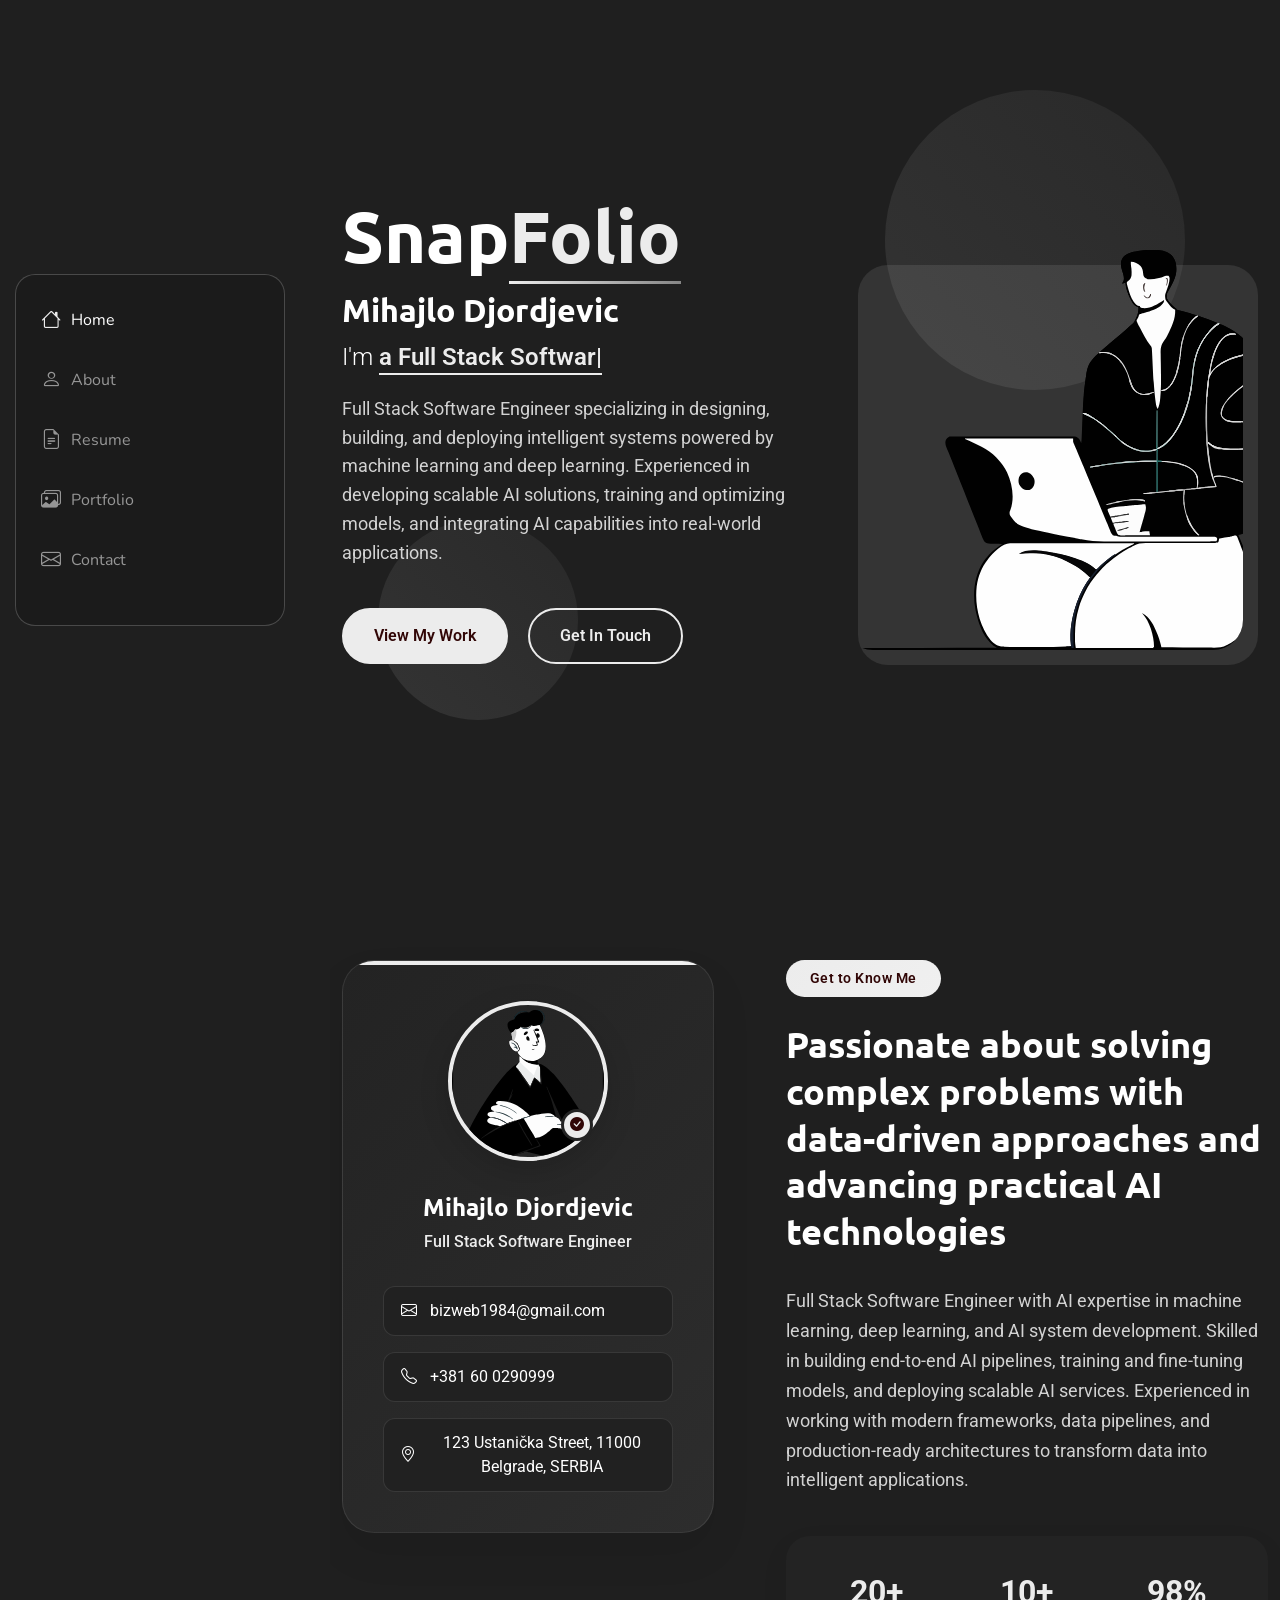
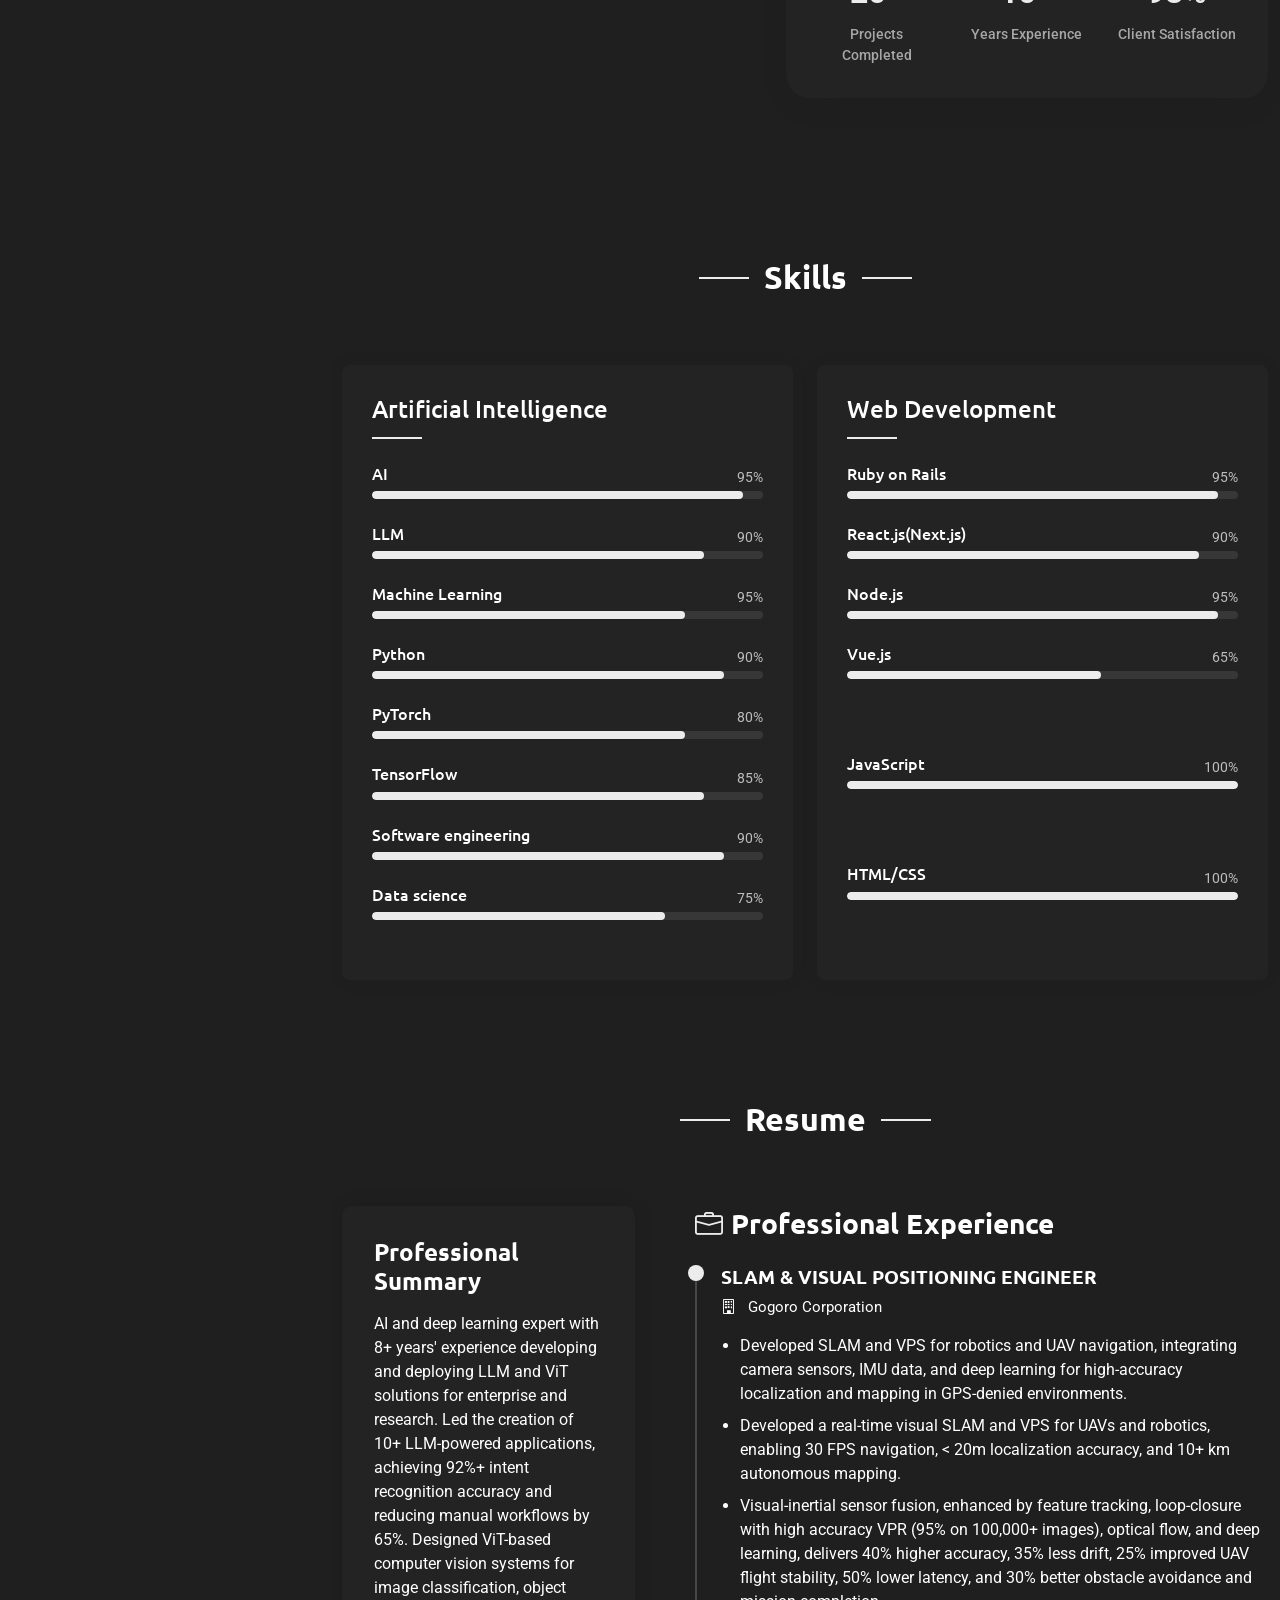
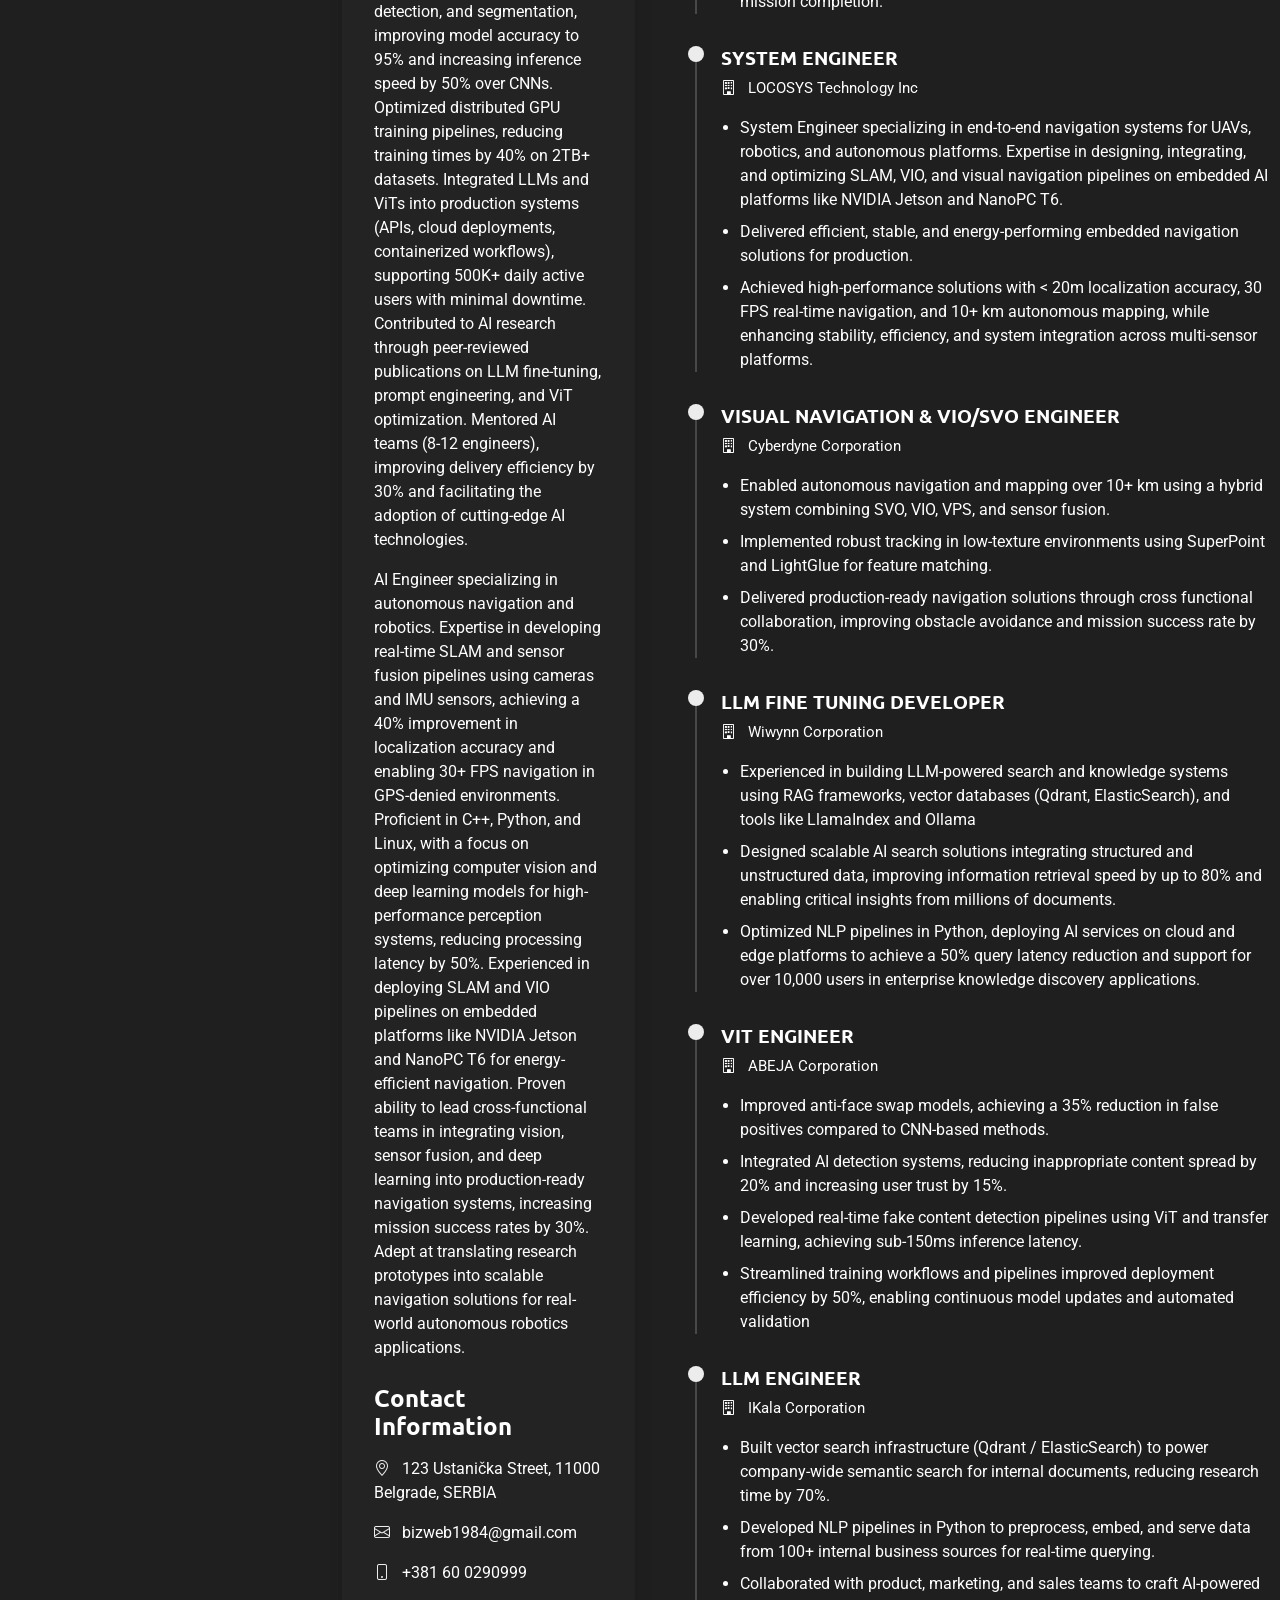
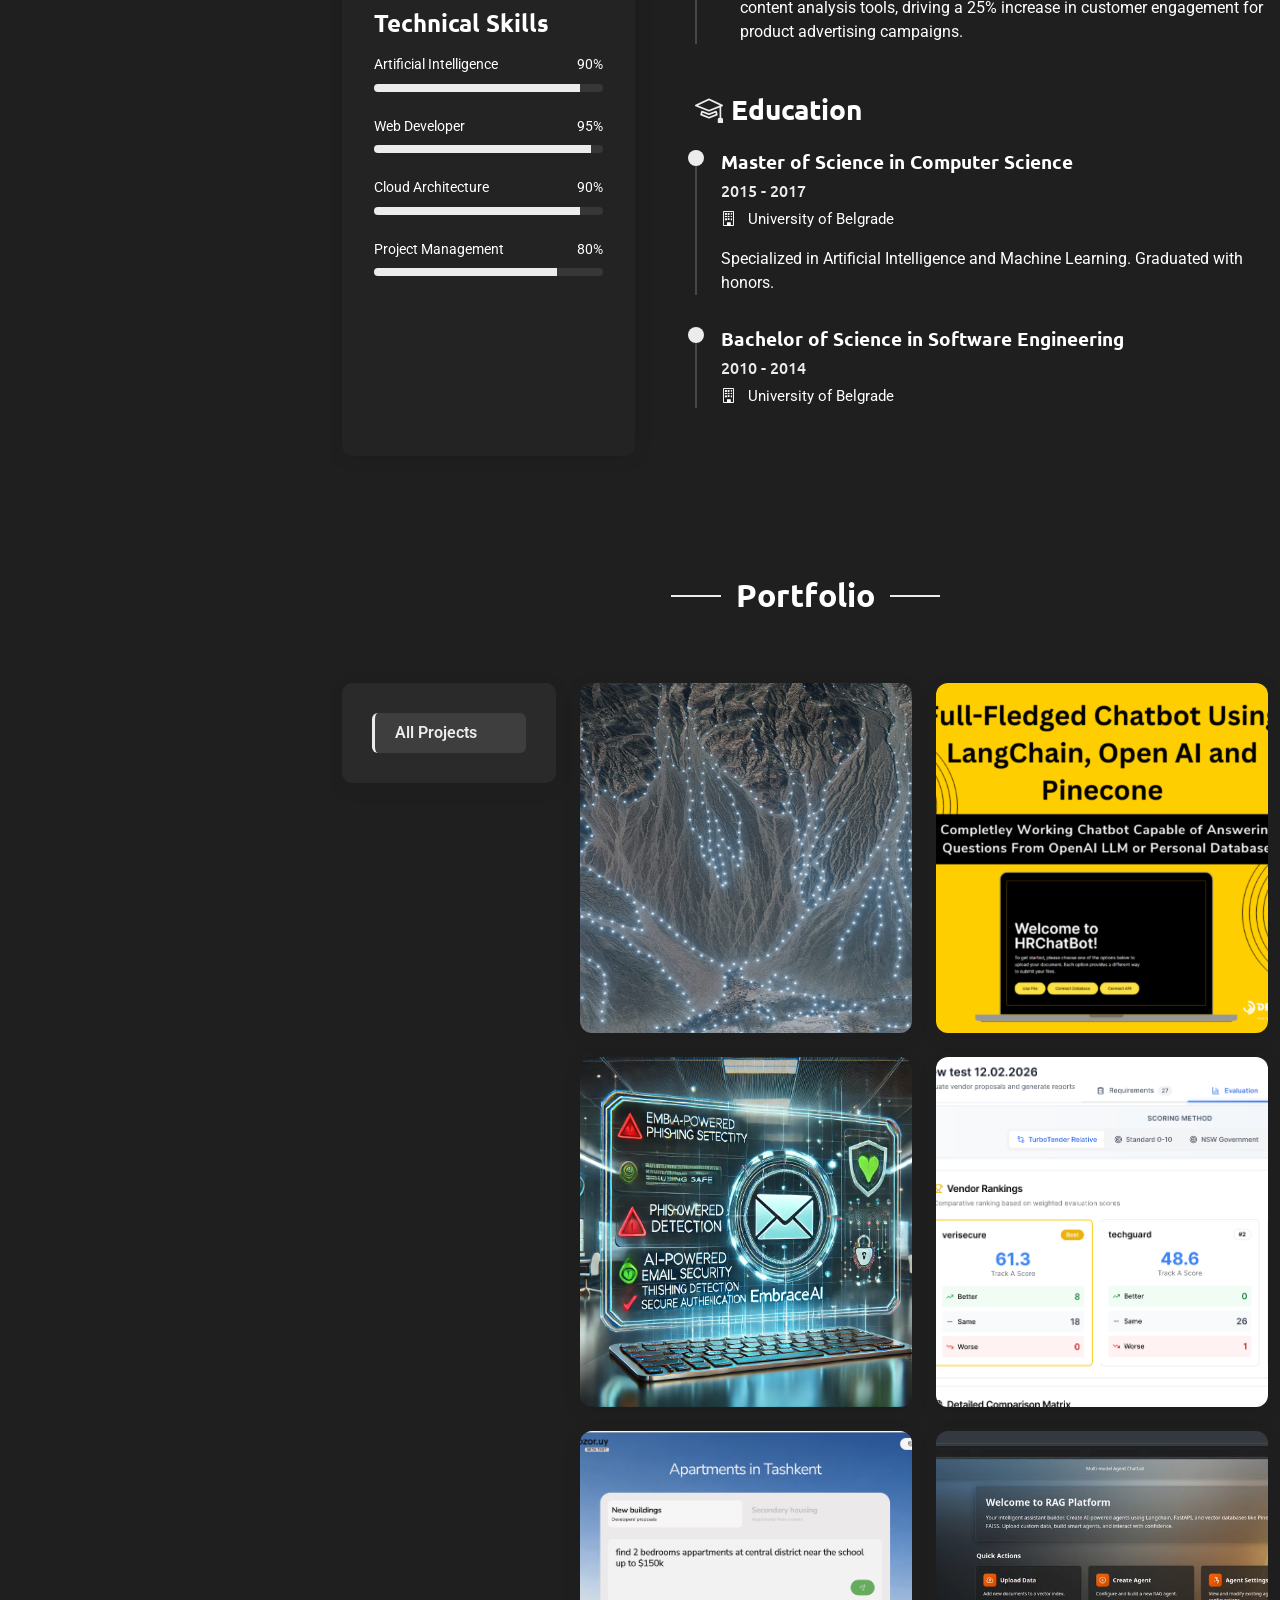
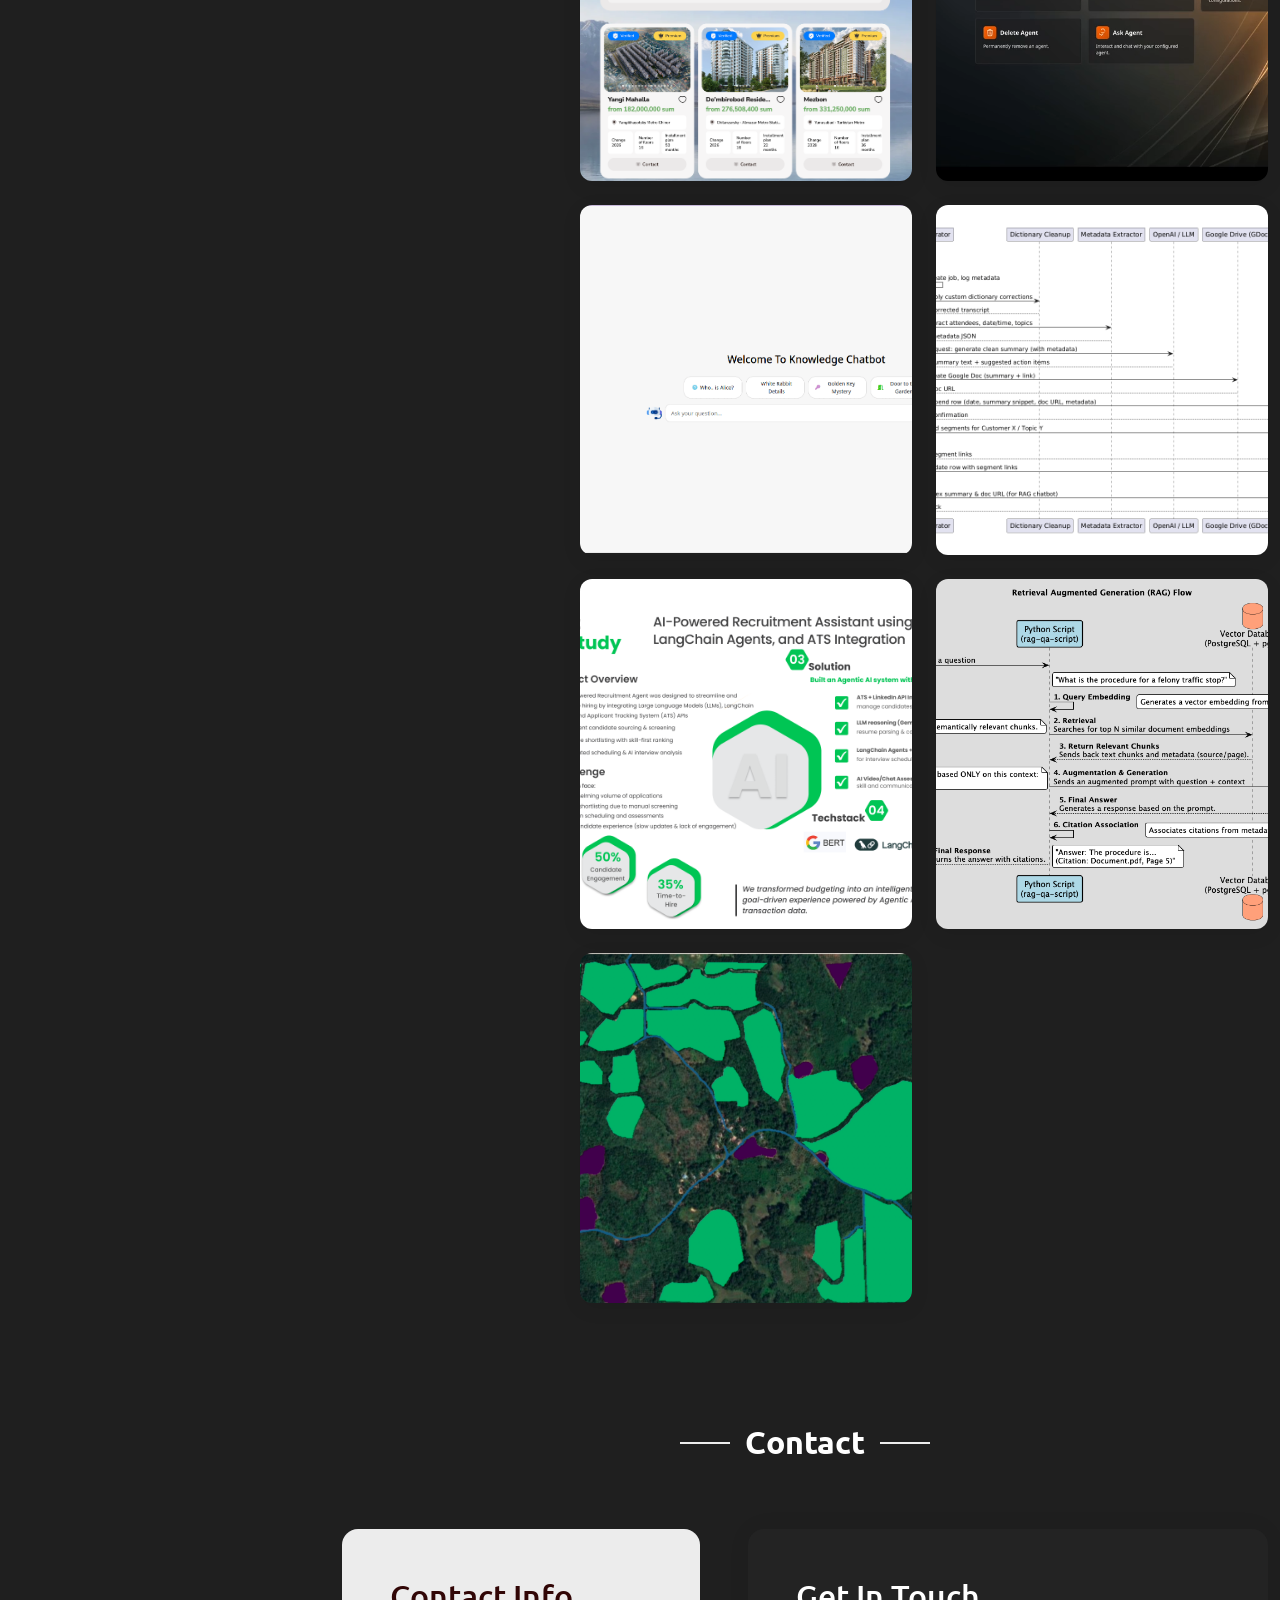
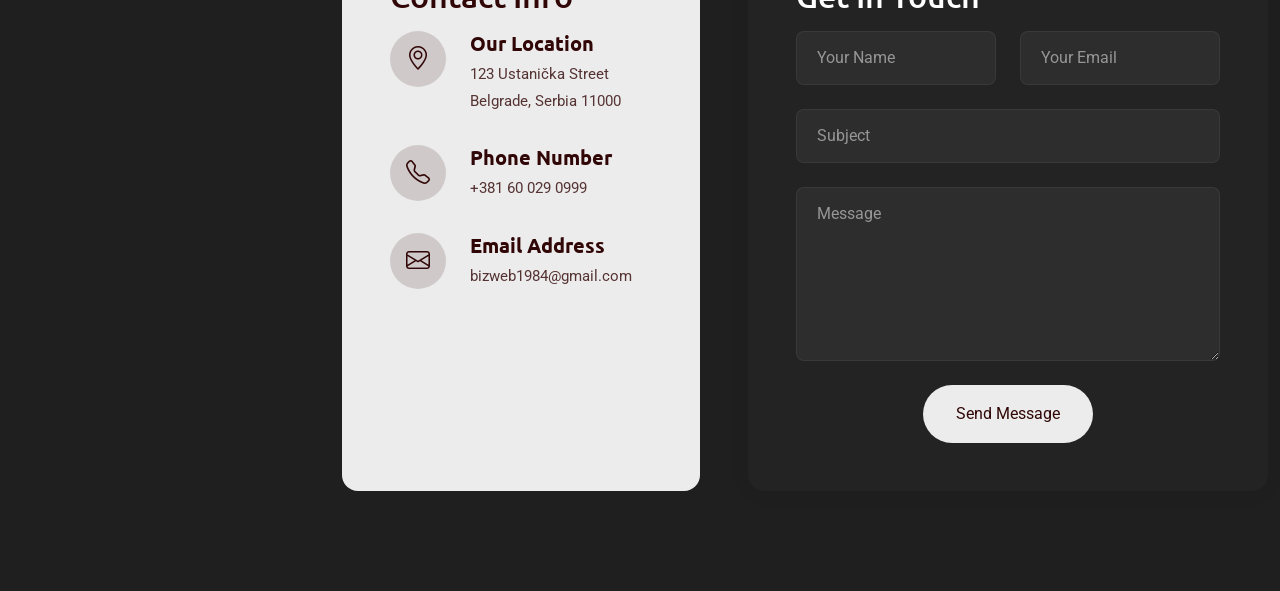
<file: index.html>
<!DOCTYPE html>
<html lang="en">

<head>
  <meta charset="utf-8">
  <meta content="width=device-width, initial-scale=1.0" name="viewport">
  <title>Index - Artificial Intelligence</title>
  <meta name="description" content="">
  <meta name="keywords" content="">

  <!-- Favicons -->
  <link href="assets/img/favicon.png" rel="icon">
  <link href="assets/img/apple-touch-icon.png" rel="apple-touch-icon">

  <!-- Fonts -->
  <link href="https://fonts.googleapis.com" rel="preconnect">
  <link href="https://fonts.gstatic.com" rel="preconnect" crossorigin>
  <link href="https://fonts.googleapis.com/css2?family=Roboto:ital,wght@0,100;0,300;0,400;0,500;0,700;0,900;1,100;1,300;1,400;1,500;1,700;1,900&family=Ubuntu:ital,wght@0,300;0,400;0,500;0,700;1,300;1,400;1,500;1,700&family=Nunito:ital,wght@0,200;0,300;0,400;0,500;0,600;0,700;0,800;0,900;1,200;1,300;1,400;1,500;1,600;1,700;1,800;1,900&display=swap" rel="stylesheet">

  <!-- Vendor CSS Files -->
  <link href="assets/vendor/bootstrap/css/bootstrap.min.css" rel="stylesheet">
  <link href="assets/vendor/bootstrap-icons/bootstrap-icons.css" rel="stylesheet">
  <link href="assets/vendor/aos/aos.css" rel="stylesheet">
  <link href="assets/vendor/glightbox/css/glightbox.min.css" rel="stylesheet">
  <link href="assets/vendor/swiper/swiper-bundle.min.css" rel="stylesheet">

  <!-- Main CSS File -->
  <link href="assets/css/main.css" rel="stylesheet">

  <!-- =======================================================
  * Template Name: SnapFolio
  * Template URL: https://bootstrapmade.com/snapfolio-bootstrap-portfolio-template/
  * Updated: Jul 21 2025 with Bootstrap v5.3.7
  * Author: BootstrapMade.com
  * License: https://bootstrapmade.com/license/
  ======================================================== -->
</head>

<body class="index-page">

  <header id="header" class="header dark-background d-flex flex-column justify-content-center">
    <i class="header-toggle d-xl-none bi bi-list"></i>

    <div class="header-container d-flex flex-column align-items-start">
      <nav id="navmenu" class="navmenu">
        <ul>
          <li><a href="#hero" class="active"><i class="bi bi-house navicon"></i>Home</a></li>
          <li><a href="#about"><i class="bi bi-person navicon"></i> About</a></li>
          <li><a href="#resume"><i class="bi bi-file-earmark-text navicon"></i> Resume</a></li>
          <li><a href="#portfolio"><i class="bi bi-images navicon"></i> Portfolio</a></li>
          <!-- <li><a href="#services"><i class="bi bi-hdd-stack navicon"></i> Services</a></li> -->
          <li class="dropdown" style="display: none;"><a href="#"><i class="bi bi-menu-button navicon"></i> <span>Dropdown</span> <i class="bi bi-chevron-down toggle-dropdown"></i></a>
            <ul>
              <li><a href="#">Dropdown 1</a></li>
              <li class="dropdown"><a href="#"><span>Deep Dropdown</span> <i class="bi bi-chevron-down toggle-dropdown"></i></a>
                <ul>
                  <li><a href="#">Deep Dropdown 1</a></li>
                  <li><a href="#">Deep Dropdown 2</a></li>
                  <li><a href="#">Deep Dropdown 3</a></li>
                  <li><a href="#">Deep Dropdown 4</a></li>
                  <li><a href="#">Deep Dropdown 5</a></li>
                </ul>
              </li>
              <li><a href="#">Dropdown 2</a></li>
              <li><a href="#">Dropdown 3</a></li>
              <li><a href="#">Dropdown 4</a></li>
            </ul>
          </li>
          <li><a href="#contact"><i class="bi bi-envelope navicon"></i> Contact</a></li>
        </ul>
      </nav>

      <div class="social-links text-center" style="display: none;">
        <a href="#" class="twitter"><i class="bi bi-twitter-x"></i></a>
        <a href="#" class="facebook"><i class="bi bi-facebook"></i></a>
        <a href="#" class="instagram"><i class="bi bi-instagram"></i></a>
        <a href="#" class="google-plus"><i class="bi bi-skype"></i></a>
        <a href="#" class="linkedin"><i class="bi bi-linkedin"></i></a>
      </div>

    </div>

  </header>

  <main class="main">

    <!-- Hero Section -->
    <section id="hero" class="hero section">

      <div class="background-elements">
        <div class="bg-circle circle-1"></div>
        <div class="bg-circle circle-2"></div>
      </div>

      <div class="hero-content">

        <div class="container">
          <div class="row align-items-center">

            <div class="col-lg-6" data-aos="fade-right" data-aos-delay="100">
              <div class="hero-text">
                <h1>Snap<span class="accent-text">Folio</span></h1>
                <h2>Mihajlo Djordjevic</h2>
                <p class="lead">I'm <span class="typed" data-typed-items="a Full Stack Software Engineer"></span></p>
                <p class="description">Full Stack Software Engineer specializing in designing, building, and deploying intelligent systems powered by machine learning and deep learning. Experienced in developing scalable AI solutions, training and optimizing models, and integrating AI capabilities into real-world applications.</p>

                <div class="hero-actions">
                  <a href="#portfolio" class="btn btn-primary">View My Work</a>
                  <a href="#contact" class="btn btn-outline">Get In Touch</a>
                </div>

                <!-- <div class="social-links">
                  <a href="#"><i class="bi bi-dribbble"></i></a>
                  <a href="#"><i class="bi bi-behance"></i></a>
                  <a href="#"><i class="bi bi-github"></i></a>
                  <a href="#"><i class="bi bi-linkedin"></i></a>
                </div> -->
              </div>
            </div>

            <div class="col-lg-6" data-aos="fade-left" data-aos-delay="200">
              <div class="hero-visual">
                <div class="profile-container">
                  <div class="profile-background"></div>
                  <img src="assets/img/profile/heroImageLarge.svg" alt="Alexander Chen" class="profile-image">
                </div>
              </div>
            </div>

          </div>
        </div>
      </div>

    </section><!-- /Hero Section -->

    <!-- About Section -->
    <section id="about" class="about section">

      <div class="container" data-aos="fade-up" data-aos-delay="100">

        <div class="row">
          <div class="col-lg-5" data-aos="zoom-in" data-aos-delay="200">
            <div class="profile-card">
              <div class="profile-header">
                <div class="profile-image">
                  <img src="assets/img/profile/about.svg" alt="Profile Image" class="img-fluid">
                </div>
                <div class="profile-badge">
                  <i class="bi bi-check-circle-fill"></i>
                </div>
              </div>

              <div class="profile-content">
                <h3>Mihajlo Djordjevic</h3>
                <p class="profession">Full Stack Software Engineer</p>

                <div class="contact-links">
                  <a href="mailto:bizweb1984@gmail.com" class="contact-item">
                    <i class="bi bi-envelope"></i>
                    bizweb1984@gmail.com
                  </a>
                  <a href="tel:+15551234567" class="contact-item">
                    <i class="bi bi-telephone"></i>
                    +381 60 0290999
                  </a>
                  <a href="#" class="contact-item">
                    <i class="bi bi-geo-alt"></i>
                    123 Ustanička Street, 11000 Belgrade, SERBIA  
                  </a>
                </div>
              </div>
            </div>
          </div>

          <div class="col-lg-7" data-aos="fade-left" data-aos-delay="300">
            <div class="about-content">
              <div class="section-header">
                <span class="badge-text">Get to Know Me</span>
                <h2>Passionate about solving complex problems with data-driven approaches and advancing practical AI technologies</h2>
              </div>

              <div class="description">
                <p>Full Stack Software Engineer with AI expertise in machine learning, deep learning, and AI system development. Skilled in building end-to-end AI pipelines, training and fine-tuning models, and deploying scalable AI services. Experienced in working with modern frameworks, data pipelines, and production-ready architectures to transform data into intelligent applications.</p>

                <!-- <p>Dynamic Senior Web Developer with over 5 years of experience in designing, developing, and deploying scalable web applications across various industries.</p> -->
              </div>

              <div class="stats-grid">
                <div class="stat-item">
                  <div class="stat-number">20+</div>
                  <div class="stat-label">Projects Completed</div>
                </div>
                <div class="stat-item">
                  <div class="stat-number">10+</div>
                  <div class="stat-label">Years Experience</div>
                </div>
                <div class="stat-item">
                  <div class="stat-number">98%</div>
                  <div class="stat-label">Client Satisfaction</div>
                </div>
              </div>

              <!-- <div class="details-grid">
                <div class="detail-row">
                  <div class="detail-item">
                    <span class="detail-label">Specialization</span>
                    <span class="detail-value">UI/UX Design &amp; Development</span>
                  </div>
                  <div class="detail-item">
                    <span class="detail-label">Experience Level</span>
                    <span class="detail-value">Senior Professional</span>
                  </div>
                </div>
                <div class="detail-row">
                  <div class="detail-item">
                    <span class="detail-label">Education</span>
                    <span class="detail-value">Computer Science, MIT</span>
                  </div>
                  <div class="detail-item">
                    <span class="detail-label">Languages</span>
                    <span class="detail-value">English, Spanish, French</span>
                  </div>
                </div>
              </div>

              <div class="cta-section">
                <a href="#" class="btn btn-primary">
                  <i class="bi bi-download"></i>
                  Download Resume
                </a>
                <a href="#" class="btn btn-outline">
                  <i class="bi bi-chat-dots"></i>
                  Let's Talk
                </a>
              </div> -->
            </div>
          </div>
        </div>

      </div>

    </section><!-- /About Section -->

    <!-- Stats Section -->
    <section id="stats" class="stats section light-background" style="display: none;">

      <div class="container" data-aos="fade-up" data-aos-delay="100">

        <div class="row justify-content-center">
          <div class="col-lg-10">
            <div class="stats-wrapper">
              <div class="stats-item" data-aos="zoom-in" data-aos-delay="150">
                <div class="icon-wrapper">
                  <i class="bi bi-emoji-smile"></i>
                </div>
                <span data-purecounter-start="0" data-purecounter-end="232" data-purecounter-duration="1" class="purecounter"></span>
                <p>Happy Clients</p>
              </div><!-- End Stats Item -->

              <div class="stats-item" data-aos="zoom-in" data-aos-delay="200">
                <div class="icon-wrapper">
                  <i class="bi bi-journal-richtext"></i>
                </div>
                <span data-purecounter-start="0" data-purecounter-end="521" data-purecounter-duration="1" class="purecounter"></span>
                <p>Projects</p>
              </div><!-- End Stats Item -->

              <div class="stats-item" data-aos="zoom-in" data-aos-delay="250">
                <div class="icon-wrapper">
                  <i class="bi bi-headset"></i>
                </div>
                <span data-purecounter-start="0" data-purecounter-end="1463" data-purecounter-duration="1" class="purecounter"></span>
                <p>Hours Of Support</p>
              </div><!-- End Stats Item -->

              <div class="stats-item" data-aos="zoom-in" data-aos-delay="300">
                <div class="icon-wrapper">
                  <i class="bi bi-people"></i>
                </div>
                <span data-purecounter-start="0" data-purecounter-end="15" data-purecounter-duration="1" class="purecounter"></span>
                <p>Hard Workers</p>
              </div><!-- End Stats Item -->
            </div>
          </div>
        </div>

      </div>

    </section><!-- /Stats Section -->

    <!-- Skills Section -->
    <section id="skills" class="skills section">

      <!-- Section Title -->
      <div class="container section-title" data-aos="fade-up">
        <h2>Skills</h2>
        <!-- <p>Necessitatibus eius consequatur ex aliquid fuga eum quidem sint consectetur velit</p> -->
      </div><!-- End Section Title -->

      <div class="container" data-aos="fade-up" data-aos-delay="100">

        <div class="row">
          <div class="col-lg-6">
            <div class="skills-category" data-aos="fade-up" data-aos-delay="200">
              <h3>Artificial Intelligence</h3>
              <div class="skills-animation">
                <div class="skill-item">
                  <div class="d-flex justify-content-between align-items-center">
                    <h4>AI</h4>
                    <span class="skill-percentage">95%</span>
                  </div>
                  <div class="progress">
                    <div class="progress-bar" role="progressbar" aria-valuenow="95" aria-valuemin="0" aria-valuemax="100"></div>
                  </div>
                  <!-- <div class="skill-tooltip">Expert level knowledge of semantic HTML5 and modern CSS3 techniques</div> -->
                </div>

                <div class="skill-item">
                  <div class="d-flex justify-content-between align-items-center">
                    <h4>LLM</h4>
                    <span class="skill-percentage">90%</span>
                  </div>
                  <div class="progress">
                    <div class="progress-bar" role="progressbar" aria-valuenow="85" aria-valuemin="0" aria-valuemax="100"></div>
                  </div>
                  <!-- <div class="skill-tooltip">Strong proficiency in ES6+, DOM manipulation, and modern frameworks</div> -->
                </div>

                <div class="skill-item">
                  <div class="d-flex justify-content-between align-items-center">
                    <h4>Machine Learning</h4>
                    <span class="skill-percentage">95%</span>
                  </div>
                  <div class="progress">
                    <div class="progress-bar" role="progressbar" aria-valuenow="80" aria-valuemin="0" aria-valuemax="100"></div>
                  </div>
                  <!-- <div class="skill-tooltip">Experience with React hooks, state management, and component architecture</div> -->
                </div>

                <div class="skill-item">
                  <div class="d-flex justify-content-between align-items-center">
                    <h4>Python</h4>
                    <span class="skill-percentage">90%</span>
                  </div>
                  <div class="progress">
                    <div class="progress-bar" role="progressbar" aria-valuenow="90" aria-valuemin="0" aria-valuemax="100"></div>
                  </div>
                  <!-- <div class="skill-tooltip">Experience with React hooks, state management, and component architecture</div> -->
                </div>

                <div class="skill-item">
                  <div class="d-flex justify-content-between align-items-center">
                    <h4>PyTorch</h4>
                    <span class="skill-percentage">80%</span>
                  </div>
                  <div class="progress">
                    <div class="progress-bar" role="progressbar" aria-valuenow="80" aria-valuemin="0" aria-valuemax="100"></div>
                  </div>
                  <!-- <div class="skill-tooltip">Experience with React hooks, state management, and component architecture</div> -->
                </div>

                <div class="skill-item">
                  <div class="d-flex justify-content-between align-items-center">
                    <h4>TensorFlow</h4>
                    <span class="skill-percentage">85%</span>
                  </div>
                  <div class="progress">
                    <div class="progress-bar" role="progressbar" aria-valuenow="85" aria-valuemin="0" aria-valuemax="100"></div>
                  </div>
                  <!-- <div class="skill-tooltip">Experience with React hooks, state management, and component architecture</div> -->
                </div>

                <div class="skill-item">
                  <div class="d-flex justify-content-between align-items-center">
                    <h4>Software engineering</h4>
                    <span class="skill-percentage">90%</span>
                  </div>
                  <div class="progress">
                    <div class="progress-bar" role="progressbar" aria-valuenow="90" aria-valuemin="0" aria-valuemax="100"></div>
                  </div>
                  <!-- <div class="skill-tooltip">Experience with React hooks, state management, and component architecture</div> -->
                </div>

                <div class="skill-item">
                  <div class="d-flex justify-content-between align-items-center">
                    <h4>Data science</h4>
                    <span class="skill-percentage">75%</span>
                  </div>
                  <div class="progress">
                    <div class="progress-bar" role="progressbar" aria-valuenow="75" aria-valuemin="0" aria-valuemax="100"></div>
                  </div>
                  <!-- <div class="skill-tooltip">Experience with React hooks, state management, and component architecture</div> -->
                </div>
              </div>
            </div><!-- End Frontend Skills -->
          </div>

          <div class="col-lg-6">
            <div class="skills-category" data-aos="fade-up" data-aos-delay="300">
              <h3>Web Development</h3>
              <div class="skills-animation">
                <div class="skill-item">
                  <div class="d-flex justify-content-between align-items-center">
                    <h4>Ruby on Rails</h4>
                    <span class="skill-percentage">95%</span>
                  </div>
                  <div class="progress">
                    <div class="progress-bar" role="progressbar" aria-valuenow="95" aria-valuemin="0" aria-valuemax="100"></div>
                  </div>
                  <!-- <div class="skill-tooltip">Server-side JavaScript development with Express and REST APIs</div> -->
                </div>

                <div class="skill-item">
                  <div class="d-flex justify-content-between align-items-center">
                    <h4>React.js(Next.js)</h4>
                    <span class="skill-percentage">90%</span>
                  </div>
                  <div class="progress">
                    <div class="progress-bar" role="progressbar" aria-valuenow="90" aria-valuemin="0" aria-valuemax="100"></div>
                  </div>
                  <!-- <div class="skill-tooltip">Python development with Django and data analysis tools</div> -->
                </div>

                <div class="skill-item">
                  <div class="d-flex justify-content-between align-items-center">
                    <h4>Node.js</h4>
                    <span class="skill-percentage">95%</span>
                  </div>
                  <div class="progress">
                    <div class="progress-bar" role="progressbar" aria-valuenow="95" aria-valuemin="0" aria-valuemax="100"></div>
                  </div>
                  <!-- <div class="skill-tooltip">Database design, optimization, and complex queries</div> -->
                </div>

                <div class="skill-item">
                  <div class="d-flex justify-content-between align-items-center">
                    <h4>Vue.js</h4>
                    <span class="skill-percentage">65%</span>
                  </div>
                  <div class="progress">
                    <div class="progress-bar" role="progressbar" aria-valuenow="65" aria-valuemin="0" aria-valuemax="100"></div>
                  </div>
                  <div class="skill-tooltip">Expert level knowledge of semantic HTML5 and modern CSS3 techniques</div>
                </div>

                <div class="skill-item">
                  <div class="d-flex justify-content-between align-items-center">
                    <h4>JavaScript</h4>
                    <span class="skill-percentage">100%</span>
                  </div>
                  <div class="progress">
                    <div class="progress-bar" role="progressbar" aria-valuenow="100" aria-valuemin="0" aria-valuemax="100"></div>
                  </div>
                  <div class="skill-tooltip">Strong proficiency in ES6+, DOM manipulation, and modern frameworks</div>
                </div>

                <div class="skill-item">
                  <div class="d-flex justify-content-between align-items-center">
                    <h4>HTML/CSS</h4>
                    <span class="skill-percentage">100%</span>
                  </div>
                  <div class="progress">
                    <div class="progress-bar" role="progressbar" aria-valuenow="100" aria-valuemin="0" aria-valuemax="100"></div>
                  </div>
                  <div class="skill-tooltip">Experience with React hooks, state management, and component architecture</div>
                </div>
              </div>
            </div><!-- End Backend Skills -->
          </div>
        </div>

      </div>

    </section><!-- /Skills Section -->

    <!-- Resume Section -->
    <section id="resume" class="resume section">

      <!-- Section Title -->
      <div class="container section-title" data-aos="fade-up">
        <h2>Resume</h2>
        <!-- <p>Magnam dolores commodi suscipit. Necessitatibus eius consequatur ex aliquid fuga eum quidem. Sit sint consectetur velit. Quisquam quos quisquam cupiditate. Et nemo qui impedit suscipit alias ea. Quia fugiat sit in iste officiis commodi quidem hic quas.</p> -->
      </div><!-- End Section Title -->

      <div class="container" data-aos="fade-up" data-aos-delay="100">

        <div class="row gy-4">
          <!-- Left column with summary and contact -->
          <div class="col-lg-4">
            <div class="resume-side" data-aos="fade-right" data-aos-delay="100">
              <!-- <div class="profile-img mb-4">
                <img src="assets/img/profile/profile-square-2.webp" alt="Profile" class="img-fluid rounded">
              </div> -->

              <h3>Professional Summary</h3>
              <p>AI and deep learning expert with 8+ years' experience developing and deploying LLM and ViT solutions for enterprise and research. Led the creation of 10+ LLM-powered applications, achieving 92%+ intent recognition accuracy and reducing manual workflows by 65%. Designed ViT-based computer vision systems for image classification, object detection, and segmentation, improving model accuracy to 95% and increasing inference speed by 50% over CNNs. Optimized distributed GPU training pipelines, reducing training times by 40% on 2TB+ datasets. Integrated LLMs and ViTs into production systems (APIs, cloud deployments, containerized workflows), supporting 500K+ daily active users with minimal downtime. Contributed to AI research through peer-reviewed publications on LLM fine-tuning, prompt engineering, and ViT optimization. Mentored AI teams (8-12 engineers), improving delivery efficiency by 30% and facilitating the adoption of cutting-edge AI technologies.</p>
              <p>AI Engineer specializing in autonomous navigation and robotics. Expertise in developing real-time SLAM and sensor fusion pipelines using cameras and IMU sensors, achieving a 40% improvement in localization accuracy and enabling 30+ FPS navigation in GPS-denied environments. Proficient in C++, Python, and Linux, with a focus on optimizing computer vision and deep learning models for high-performance perception systems, reducing processing latency by 50%. Experienced in deploying SLAM and VIO pipelines on embedded platforms like NVIDIA Jetson and NanoPC T6 for energy-efficient navigation. Proven ability to lead cross-functional teams in integrating vision, sensor fusion, and deep learning into production-ready navigation systems, increasing mission success rates by 30%. Adept at translating research prototypes into scalable navigation solutions for real-world autonomous robotics applications.</p>  
              <h3 class="mt-4">Contact Information</h3>
              <ul class="contact-info list-unstyled">
                <li><i class="bi bi-geo-alt"></i> 123 Ustanička Street, 11000 Belgrade, SERBIA</li>
                <li><i class="bi bi-envelope"></i> bizweb1984@gmail.com</li>
                <li><i class="bi bi-phone"></i> +381 60 0290999</li>
              </ul>

              <div class="skills-animation mt-4">
                <h3>Technical Skills</h3>
                <div class="skill-item">
                  <div class="d-flex justify-content-between">
                    <span>Artificial Intelligence</span>
                    <span>90%</span>
                  </div>
                  <div class="progress">
                    <div class="progress-bar" role="progressbar" aria-valuenow="90" aria-valuemin="0" aria-valuemax="100"></div>
                  </div>
                </div>

                <div class="skill-item">
                  <div class="d-flex justify-content-between">
                    <span>Web Developer</span>
                    <span>95%</span>
                  </div>
                  <div class="progress">
                    <div class="progress-bar" role="progressbar" aria-valuenow="95" aria-valuemin="0" aria-valuemax="100"></div>
                  </div>
                </div>

                <div class="skill-item">
                  <div class="d-flex justify-content-between">
                    <span>Cloud Architecture</span>
                    <span>90%</span>
                  </div>
                  <div class="progress">
                    <div class="progress-bar" role="progressbar" aria-valuenow="90" aria-valuemin="0" aria-valuemax="100"></div>
                  </div>
                </div>

                <div class="skill-item">
                  <div class="d-flex justify-content-between">
                    <span>Project Management</span>
                    <span>80%</span>
                  </div>
                  <div class="progress">
                    <div class="progress-bar" role="progressbar" aria-valuenow="80" aria-valuemin="0" aria-valuemax="100"></div>
                  </div>
                </div>
              </div>
            </div>
          </div>

          <!-- Right column with experience and education -->
          <div class="col-lg-8 ps-4 ps-lg-5">
            <!-- Experience Section -->
            <div class="resume-section" data-aos="fade-up">
              <h3><i class="bi bi-briefcase me-2"></i>Professional Experience</h3>

              <div class="resume-item">
                <h4>SLAM & VISUAL POSITIONING ENGINEER</h4>
                <!-- <h5>2023 - Present</h5> -->
                <p class="company"><i class="bi bi-building"></i> Gogoro Corporation</p>
                <ul>
                  <li>Developed SLAM and VPS for robotics and UAV navigation, integrating camera sensors, IMU data, and deep learning for high-accuracy localization and mapping in GPS-denied environments.</li>
                  <li>Developed a real-time visual SLAM and VPS for UAVs and robotics, enabling 30 FPS navigation, < 20m localization accuracy, and 10+ km autonomous mapping.</li>
                  <li>Visual-inertial sensor fusion, enhanced by feature tracking, loop-closure with high accuracy VPR (95% on 100,000+ images), optical flow, and deep learning, delivers 40% higher accuracy, 35% less drift, 25% improved UAV flight stability, 50% lower latency, and 30% better obstacle avoidance and mission completion.</li>
                </ul>
              </div>

              <div class="resume-item">
                <h4>SYSTEM ENGINEER</h4>
                <!-- <h5>2023 - Present</h5> -->
                <p class="company"><i class="bi bi-building"></i> LOCOSYS Technology Inc</p>
                <ul>
                  <li>System Engineer specializing in end-to-end navigation systems for UAVs, robotics, and autonomous platforms. Expertise in designing, integrating, and optimizing SLAM, VIO, and visual navigation pipelines on embedded AI platforms like NVIDIA Jetson and NanoPC T6.</li>
                  <li>Delivered efficient, stable, and energy-performing embedded navigation solutions for production.</li>
                  <li>Achieved high-performance solutions with < 20m localization accuracy, 30 FPS real-time navigation, and 10+ km autonomous mapping, while enhancing stability, efficiency, and system integration across multi-sensor platforms.</li>
                </ul>
              </div>

              <div class="resume-item">
                <h4>VISUAL NAVIGATION & VIO/SVO ENGINEER</h4>
                <!-- <h5>2023 - Present</h5> -->
                <p class="company"><i class="bi bi-building"></i> Cyberdyne Corporation</p>
                <ul>
                  <li>Enabled autonomous navigation and mapping over 10+ km using a hybrid system combining SVO, VIO, VPS, and sensor fusion.</li>
                  <li>Implemented robust tracking in low-texture environments using SuperPoint and LightGlue for feature matching.</li>
                  <li>Delivered production-ready navigation solutions through cross functional collaboration, improving obstacle avoidance and mission success rate by 30%.</li>
                </ul>
              </div>

              <div class="resume-item">
                <h4>LLM FINE TUNING DEVELOPER</h4>
                <!-- <h5>2023 - Present</h5> -->
                <p class="company"><i class="bi bi-building"></i> Wiwynn Corporation</p>
                <ul>
                  <li>Experienced in building LLM-powered search and knowledge systems using RAG frameworks, vector databases (Qdrant, ElasticSearch), and tools like LlamaIndex and Ollama</li>
                  <li>Designed scalable AI search solutions integrating structured and unstructured data, improving information retrieval speed by up to 80% and enabling critical insights from millions of documents.</li>
                  <li>Optimized NLP pipelines in Python, deploying AI services on cloud and edge platforms to achieve a 50% query latency reduction and support for over 10,000 users in enterprise knowledge discovery applications.</li>
                </ul>
              </div>

              <div class="resume-item">
                <h4>VIT ENGINEER</h4>
                <!-- <h5>2021 - 2023</h5> -->
                <p class="company"><i class="bi bi-building"></i> ABEJA Corporation</p>
                <ul>
                  <li>Improved anti-face swap models, achieving a 35% reduction in false positives compared to CNN-based methods.</li>
                  <li>Integrated AI detection systems, reducing inappropriate content spread by 20% and increasing user trust by 15%.</li>
                  <li>Developed real-time fake content detection pipelines using ViT and transfer learning, achieving sub-150ms inference latency.</li>
                  <li>Streamlined training workflows and pipelines improved deployment efficiency by 50%, enabling continuous model updates and automated validation</li>
                </ul>
              </div>

              <div class="resume-item">
                <h4>LLM ENGINEER</h4>
                <!-- <h5>2019 - 2020</h5> -->
                <p class="company"><i class="bi bi-building"></i> IKala Corporation</p>
                <ul>
                  <li>Built vector search infrastructure (Qdrant / ElasticSearch) to power company‑wide semantic search for internal documents, reducing research time by 70%.</li>
                  <li>Developed NLP pipelines in Python to preprocess, embed, and serve data from 100+ internal business sources for real‑time querying.</li>
                  <li>Collaborated with product, marketing, and sales teams to craft AI‑powered content analysis tools, driving a 25% increase in customer engagement for product advertising campaigns.</li>
                </ul>
              </div>
            </div>

            <!-- Education Section -->
            <div class="resume-section" data-aos="fade-up" data-aos-delay="100">
              <h3><i class="bi bi-mortarboard me-2"></i>Education</h3>

              <div class="resume-item">
                <h4>Master of Science in Computer Science</h4>
                <h5>2015 - 2017</h5>
                <p class="company"><i class="bi bi-building"></i> University of Belgrade</p>
                <p>Specialized in Artificial Intelligence and Machine Learning. Graduated with honors.</p>
              </div>

              <div class="resume-item">
                <h4>Bachelor of Science in Software Engineering</h4>
                <h5>2010 - 2014</h5>
                <p class="company"><i class="bi bi-building"></i> University of Belgrade</p>
              </div>
            </div>

            <!-- Certifications Section -->
            <div class="resume-section" data-aos="fade-up" data-aos-delay="200" style="display: none;">
              <h3><i class="bi bi-award me-2"></i>Certifications</h3>

              <div class="resume-item">
                <h4>AWS Certified Solutions Architect - Professional</h4>
                <h5>2023</h5>
              </div>

              <div class="resume-item">
                <h4>Google Cloud Professional Architect</h4>
                <h5>2022</h5>
              </div>
            </div>
          </div>
        </div>

      </div>

    </section><!-- /Resume Section -->

    <!-- Portfolio Section -->
    <section id="portfolio" class="portfolio section">

      <!-- Section Title -->
      <div class="container section-title" data-aos="fade-up">
        <h2>Portfolio</h2>
        <!-- <p>Magnam dolores commodi suscipit. Necessitatibus eius consequatur ex aliquid fuga eum quidem. Sit sint consectetur velit. Quisquam quos quisquam cupiditate. Et nemo qui impedit suscipit alias ea. Quia fugiat sit in iste officiis commodi quidem hic quas.</p> -->
      </div><!-- End Section Title -->

      <div class="container" data-aos="fade-up" data-aos-delay="100">

        <div class="isotope-layout" data-default-filter="*" data-layout="masonry" data-sort="original-order">

          <div class="row">
            <div class="col-lg-3 filter-sidebar">
              <div class="filters-wrapper" data-aos="fade-right" data-aos-delay="150">
                <ul class="portfolio-filters isotope-filters">
                  <li data-filter="*" class="filter-active">All Projects</li>
                  <!-- <li data-filter=".filter-photography">AI</li>
                  <li data-filter=".filter-design">Web Development</li> -->
                  <!-- <li data-filter=".filter-automotive">Automotive</li>
                  <li data-filter=".filter-nature">Nature</li> -->
                </ul>
              </div>
            </div>

            <div class="col-lg-9">
              <div class="row gy-4 portfolio-container isotope-container" data-aos="fade-up" data-aos-delay="200">

                <div class="col-lg-6 col-md-6 portfolio-item isotope-item filter-design">
                  <div class="portfolio-wrap">
                    <img src="assets/img/portfolio/nav-1.jpg" class="img-fluid" alt="Portfolio Image" loading="lazy">
                    <div class="portfolio-info">
                      <div class="content">
                        <!-- <span class="category">Web Design</span> -->
                        <h4>GPS-Denied Drone Localization System with visual sensors</h4>
                        <div class="portfolio-links">
                          <a href="assets/img/portfolio/nav-1.jpg" class="glightbox" title="GPS-Denied Drone Localization System with visual sensors"><i class="bi bi-plus-lg"></i></a>
                          <a href="portfolio-nav-details.html" title="More Details"><i class="bi bi-arrow-right"></i></a>
                        </div>
                      </div>
                    </div>
                  </div>
                </div><!-- End Portfolio Item -->

                <div class="col-lg-6 col-md-6 portfolio-item isotope-item filter-photography">
                  <div class="portfolio-wrap">
                    <img src="assets/img/portfolio/Chatbot with LangChain.png" class="img-fluid" alt="Portfolio Image" loading="lazy">
                    <div class="portfolio-info">
                      <div class="content">
                        <!-- <span class="category">Chatbot with LangChain</span> -->
                        <h4>Chatbot with LangChain</h4>
                        <div class="portfolio-links">
                          <a href="assets/img/portfolio/Chatbot with LangChain.png" class="glightbox" title="hatbot with LangChain"><i class="bi bi-plus-lg"></i></a>
                          <a href="portfolio-chatbot-details.html" title="More Details"><i class="bi bi-arrow-right"></i></a>
                        </div>
                      </div>
                    </div>
                  </div>
                </div><!-- End Portfolio Item -->

                <div class="col-lg-6 col-md-6 portfolio-item isotope-item filter-design">
                  <div class="portfolio-wrap">
                    <img src="assets/img/portfolio/EmbraceAI–Email Security-Phishing Detection.png" class="img-fluid" alt="Portfolio Image" loading="lazy">
                    <div class="portfolio-info">
                      <div class="content">
                        <!-- <span class="category">Web Design</span> -->
                        <h4>EmbraceAI – Email Security & Phishing Detection</h4>
                        <div class="portfolio-links">
                          <a href="assets/img/portfolio/EmbraceAI–Email Security-Phishing Detection.png" class="glightbox" title="EmbraceAI – Email Security & Phishing Detection"><i class="bi bi-plus-lg"></i></a>
                          <a href="portfolio-embrace-details.html" title="More Details"><i class="bi bi-arrow-right"></i></a>
                        </div>
                      </div>
                    </div>
                  </div>
                </div><!-- End Portfolio Item -->

                <div class="col-lg-6 col-md-6 portfolio-item isotope-item filter-automotive">
                  <div class="portfolio-wrap">
                    <img src="assets/img/portfolio/AI-Tender-Evaluation-Platform-Multi-Agent-Scoring.png" class="img-fluid" alt="AI Tender Evaluation Platform" loading="lazy">
                    <div class="portfolio-info">
                      <div class="content">
                        <!-- <span class="category">Automotive</span> -->
                        <h4>AI Tender Evaluation Platform</h4>
                        <div class="portfolio-links">
                          <a href="assets/img/portfolio/AI-Tender-Evaluation-Platform-Multi-Agent-Scoring.png" class="glightbox" title="AI Tender Evaluation Platform"><i class="bi bi-plus-lg"></i></a>
                          <a href="portfolio-tender-details.html" title="More Details"><i class="bi bi-arrow-right"></i></a>
                        </div>
                      </div>
                    </div>
                  </div>
                </div><!-- End Portfolio Item -->

                <div class="col-lg-6 col-md-6 portfolio-item isotope-item filter-nature">
                  <div class="portfolio-wrap">
                    <img src="assets/img/portfolio/AI-Real-Estate-Matching-Platform.png" class="img-fluid" alt="Portfolio Image" loading="lazy">
                    <div class="portfolio-info">
                      <div class="content">
                        <!-- <span class="category">Nature</span> -->
                        <h4>AI Real Estate Matching Platform</h4>
                        <div class="portfolio-links">
                          <a href="assets/img/portfolio/AI-Real-Estate-Matching-Platform.png" class="glightbox" title="Natural Growth"><i class="bi bi-plus-lg"></i></a>
                          <a href="portfolio-estate-details.html" title="More Details"><i class="bi bi-arrow-right"></i></a>
                        </div>
                      </div>
                    </div>
                  </div>
                </div><!-- End Portfolio Item -->

                <div class="col-lg-6 col-md-6 portfolio-item isotope-item filter-photography">
                  <div class="portfolio-wrap">
                    <img src="assets/img/portfolio/Custom-AI-chatbot-with-multiple-LLMs.png" class="img-fluid" alt="Portfolio Image" loading="lazy">
                    <div class="portfolio-info">
                      <div class="content">
                        <!-- <span class="category">Photography</span> -->
                        <h4>Custom AI Chatbot</h4>
                        <div class="portfolio-links">
                          <a href="assets/img/portfolio/Custom-AI-chatbot-with-multiple-LLMs.png" class="glightbox" title="Custom AI Chatbot"><i class="bi bi-plus-lg"></i></a>
                          <a href="portfolio-multi-chat-details.html" title="More Details"><i class="bi bi-arrow-right"></i></a>
                        </div>
                      </div>
                    </div>
                  </div>
                </div><!-- End Portfolio Item -->

                <div class="col-lg-6 col-md-6 portfolio-item isotope-item filter-design">
                  <div class="portfolio-wrap">
                    <img src="assets/img/portfolio/ChatBot.png" class="img-fluid" alt="Portfolio Image" loading="lazy">
                    <div class="portfolio-info">
                      <div class="content">
                        <!-- <span class="category">Web Design</span> -->
                        <h4>ChatBot</h4>
                        <div class="portfolio-links">
                          <a href="assets/img/portfolio/ChatBot.png" class="glightbox" title="ChatBot"><i class="bi bi-plus-lg"></i></a>
                          <a href="portfolio-custom-chat-details.html" title="More Details"><i class="bi bi-arrow-right"></i></a>
                        </div>
                      </div>
                    </div>
                  </div>
                </div><!-- End Portfolio Item -->

                <div class="col-lg-6 col-md-6 portfolio-item isotope-item filter-design">
                  <div class="portfolio-wrap">
                    <img src="assets/img/portfolio/AI-Workflow-Processing.png" class="img-fluid" alt="Portfolio Image" loading="lazy">
                    <div class="portfolio-info">
                      <div class="content">
                        <!-- <span class="category">Web Design</span> -->
                        <h4>AI Workflow Processing</h4>
                        <div class="portfolio-links">
                          <a href="assets/img/portfolio/AI-Workflow-Processing.png" class="glightbox" title=""><i class="bi bi-plus-lg"></i></a>
                          <a href="portfolio-workflow-details.html" title="More Details"><i class="bi bi-arrow-right"></i></a>
                        </div>
                      </div>
                    </div>
                  </div>
                </div><!-- End Portfolio Item -->

                <div class="col-lg-6 col-md-6 portfolio-item isotope-item filter-design">
                  <div class="portfolio-wrap">
                    <img src="assets/img/portfolio/AI-Powered-Recruitment-Assistant.png" class="img-fluid" alt="Portfolio Image" loading="lazy">
                    <div class="portfolio-info">
                      <div class="content">
                        <!-- <span class="category">Web Design</span> -->
                        <h4>AI-Powered Recruitment Assistant with LLM, LangChain & ATS Integration</h4>
                        <div class="portfolio-links">
                          <a href="assets/img/portfolio/AI-Powered-Recruitment-Assistant.png" class="glightbox" title="AI-Powered Recruitment Assistant with LLM, LangChain & ATS Integration"><i class="bi bi-plus-lg"></i></a>
                          <a href="portfolio-recruitment-details.html" title="More Details"><i class="bi bi-arrow-right"></i></a>
                        </div>
                      </div>
                    </div>
                  </div>
                </div><!-- End Portfolio Item -->

                <div class="col-lg-6 col-md-6 portfolio-item isotope-item filter-design">
                  <div class="portfolio-wrap">
                    <img src="assets/img/portfolio/Retrieval-Augmented-System-with-Citation-Support.png" class="img-fluid" alt="Portfolio Image" loading="lazy">
                    <div class="portfolio-info">
                      <div class="content">
                        <!-- <span class="category">Web Design</span> -->
                        <h4>Retrieval-Augmented Generation (RAG) QA System with Citation Support</h4>
                        <div class="portfolio-links">
                          <a href="assets/img/portfolio/Retrieval-Augmented-System-with-Citation-Support.png" class="glightbox" title="Retrieval-Augmented Generation (RAG) QA System with Citation Support"><i class="bi bi-plus-lg"></i></a>
                          <a href="portfolio-retrieval-details.html" title="More Details"><i class="bi bi-arrow-right"></i></a>
                        </div>
                      </div>
                    </div>
                  </div>
                </div><!-- End Portfolio Item -->

                <div class="col-lg-6 col-md-6 portfolio-item isotope-item filter-design">
                  <div class="portfolio-wrap">
                    <img src="assets/img/portfolio/Sustainability-Modeling-Supply-Chains-AI-Satellites.png" class="img-fluid" alt="Portfolio Image" loading="lazy">
                    <div class="portfolio-info">
                      <div class="content">
                        <!-- <span class="category">Web Design</span> -->
                        <h4>Sustainability Modeling in Supply Chains with AI Satellites</h4>
                        <div class="portfolio-links">
                          <a href="assets/img/portfolio/Sustainability-Modeling-Supply-Chains-AI-Satellites.png" class="glightbox" title="Sustainability Modeling in Supply Chains with AI Satellites"><i class="bi bi-plus-lg"></i></a>
                          <a href="portfolio-sustainability-details.html" title="More Details"><i class="bi bi-arrow-right"></i></a>
                        </div>
                      </div>
                    </div>
                  </div>
                </div><!-- End Portfolio Item -->

              </div><!-- End Portfolio Container -->
            </div>
          </div>

        </div>

      </div>

    </section><!-- /Portfolio Section -->

    <!-- Services Section -->
    <section id="services" class="services section" style="display: none;">

      <!-- Section Title -->
      <div class="container section-title" data-aos="fade-up">
        <h2>Services</h2>
        <p>Necessitatibus eius consequatur ex aliquid fuga eum quidem sint consectetur velit</p>
      </div><!-- End Section Title -->

      <div class="container" data-aos="fade-up" data-aos-delay="100">

        <div class="service-header">
          <div class="row align-items-center">
            <div class="col-lg-8 col-md-12">
              <div class="service-intro">
                <h2 class="service-heading">
                  <div>Innovative business</div>
                  <div><span>performance solutions</span></div>
                </h2>
              </div>
            </div>
            <div class="col-lg-4 col-md-12">
              <div class="service-summary">
                <p>
                  We integrate forward-thinking strategies, creative approaches, and state-of-the-art technologies to deliver exceptional customer experiences that drive growth and engage target markets.
                </p>
                <a href="services.html" class="service-btn">
                  View All Services
                  <i class="bi bi-arrow-right"></i>
                </a>
              </div>
            </div>
          </div>
        </div>

        <div class="row justify-content-center">
          <div class="col-lg-4 col-md-6" data-aos="fade-up" data-aos-delay="100">
            <div class="service-card position-relative z-1">
              <div class="service-icon">
                <i class="bi bi-palette"></i>
              </div>
              <a href="service-details.html" class="card-action d-flex align-items-center justify-content-center rounded-circle">
                <i class="bi bi-arrow-up-right"></i>
              </a>
              <h3>
                <a href="service-details.html">
                  Creative <span>branding</span>
                </a>
              </h3>
              <p>
                Nulla facilisi. Maecenas eget magna neque. Suspendisse potenti. Curabitur eleifend nisi non magna vulputate, vel condimentum libero tempus. Proin consectetur feugiat diam.
              </p>
            </div>
          </div>
          <div class="col-lg-4 col-md-6" data-aos="fade-up" data-aos-delay="200">
            <div class="service-card position-relative z-1">
              <div class="service-icon">
                <i class="bi bi-gem"></i>
              </div>
              <a href="service-details.html" class="card-action d-flex align-items-center justify-content-center rounded-circle">
                <i class="bi bi-arrow-up-right"></i>
              </a>
              <h3>
                <a href="service-details.html">
                  Design <span>systems</span>
                </a>
              </h3>
              <p>
                Praesent euismod varius tellus, vel bibendum nunc interdum at. Donec vehicula diam vel metus venenatis convallis. Aliquam erat volutpat. Etiam viverra magna sit amet.
              </p>
            </div>
          </div>
          <div class="col-lg-4 col-md-6" data-aos="fade-up" data-aos-delay="300">
            <div class="service-card position-relative z-1">
              <div class="service-icon">
                <i class="bi bi-megaphone"></i>
              </div>
              <a href="service-details.html" class="card-action d-flex align-items-center justify-content-center rounded-circle">
                <i class="bi bi-arrow-up-right"></i>
              </a>
              <h3>
                <a href="service-details.html">
                  Marketing <span>strategies</span>
                </a>
              </h3>
              <p>
                Vivamus tempor velit id magna dictum, sed fermentum nisi faucibus. Integer nec pretium sapien. Fusce tincidunt ligula et purus consequat, ac pellentesque nulla eleifend.
              </p>
            </div>
          </div>
          <div class="col-lg-4 col-md-6" data-aos="fade-up" data-aos-delay="100">
            <div class="service-card position-relative z-1">
              <div class="service-icon">
                <i class="bi bi-code-slash"></i>
              </div>
              <a href="service-details.html" class="card-action d-flex align-items-center justify-content-center rounded-circle">
                <i class="bi bi-arrow-up-right"></i>
              </a>
              <h3>
                <a href="service-details.html">
                  Digital <span>platforms</span>
                </a>
              </h3>
              <p>
                Cras fermentum odio eu feugiat malesuada. Vestibulum ante ipsum primis in faucibus orci luctus et accumsan cursus. Morbi placerat nulla vel nunc viverra accumsan.
              </p>
            </div>
          </div>
          <div class="col-lg-4 col-md-6" data-aos="fade-up" data-aos-delay="200">
            <div class="service-card position-relative z-1">
              <div class="service-icon">
                <i class="bi bi-graph-up"></i>
              </div>
              <a href="service-details.html" class="card-action d-flex align-items-center justify-content-center rounded-circle">
                <i class="bi bi-arrow-up-right"></i>
              </a>
              <h3>
                <a href="service-details.html">
                  Growth <span>acceleration</span>
                </a>
              </h3>
              <p>
                Aenean vel augue vel nisi bibendum posuere. Phasellus in lacus quis urna sodales dignissim. Duis aliquam libero eget risus facilisis. Quisque eget libero vel nisl fringilla.
              </p>
            </div>
          </div>
          <div class="col-lg-4 col-md-6" data-aos="fade-up" data-aos-delay="300">
            <div class="service-card position-relative z-1">
              <div class="service-icon">
                <i class="bi bi-camera-video"></i>
              </div>
              <a href="service-details.html" class="card-action d-flex align-items-center justify-content-center rounded-circle">
                <i class="bi bi-arrow-up-right"></i>
              </a>
              <h3>
                <a href="service-details.html">
                  Media <span>solutions</span>
                </a>
              </h3>
              <p>
                Etiam efficitur lacus in diam finibus, nec ultrices est sagittis. Maecenas elementum magna sed risus faucibus, nec commodo purus facilisis. Vestibulum accumsan magna.
              </p>
            </div>
          </div>
        </div>

      </div>

    </section><!-- /Services Section -->

    <!-- Testimonials Section -->
    <section id="testimonials" class="testimonials section light-background" style="display: none;">

      <!-- Section Title -->
      <div class="container section-title" data-aos="fade-up">
        <h2>Testimonials</h2>
        <p>Necessitatibus eius consequatur ex aliquid fuga eum quidem sint consectetur velit</p>
      </div><!-- End Section Title -->

      <div class="container">

        <div class="testimonial-masonry">

          <div class="testimonial-item" data-aos="fade-up">
            <div class="testimonial-content">
              <div class="quote-pattern">
                <i class="bi bi-quote"></i>
              </div>
              <p>Implementing innovative strategies has revolutionized our approach to market challenges and competitive positioning.</p>
              <div class="client-info">
                <div class="client-image">
                  <img src="assets/img/person/person-f-7.webp" alt="Client">
                </div>
                <div class="client-details">
                  <h3>Rachel Bennett</h3>
                  <span class="position">Strategy Director</span>
                </div>
              </div>
            </div>
          </div>

          <div class="testimonial-item highlight" data-aos="fade-up" data-aos-delay="100">
            <div class="testimonial-content">
              <div class="quote-pattern">
                <i class="bi bi-quote"></i>
              </div>
              <p>Exceptional service delivery and innovative solutions have transformed our business operations, leading to remarkable growth and enhanced customer satisfaction across all touchpoints.</p>
              <div class="client-info">
                <div class="client-image">
                  <img src="assets/img/person/person-m-7.webp" alt="Client">
                </div>
                <div class="client-details">
                  <h3>Daniel Morgan</h3>
                  <span class="position">Chief Innovation Officer</span>
                </div>
              </div>
            </div>
          </div>

          <div class="testimonial-item" data-aos="fade-up" data-aos-delay="200">
            <div class="testimonial-content">
              <div class="quote-pattern">
                <i class="bi bi-quote"></i>
              </div>
              <p>Strategic partnership has enabled seamless digital transformation and operational excellence.</p>
              <div class="client-info">
                <div class="client-image">
                  <img src="assets/img/person/person-f-8.webp" alt="Client">
                </div>
                <div class="client-details">
                  <h3>Emma Thompson</h3>
                  <span class="position">Digital Lead</span>
                </div>
              </div>
            </div>
          </div>

          <div class="testimonial-item" data-aos="fade-up" data-aos-delay="300">
            <div class="testimonial-content">
              <div class="quote-pattern">
                <i class="bi bi-quote"></i>
              </div>
              <p>Professional expertise and dedication have significantly improved our project delivery timelines and quality metrics.</p>
              <div class="client-info">
                <div class="client-image">
                  <img src="assets/img/person/person-m-8.webp" alt="Client">
                </div>
                <div class="client-details">
                  <h3>Christopher Lee</h3>
                  <span class="position">Technical Director</span>
                </div>
              </div>
            </div>
          </div>

          <div class="testimonial-item highlight" data-aos="fade-up" data-aos-delay="400">
            <div class="testimonial-content">
              <div class="quote-pattern">
                <i class="bi bi-quote"></i>
              </div>
              <p>Collaborative approach and industry expertise have revolutionized our product development cycle, resulting in faster time-to-market and increased customer engagement levels.</p>
              <div class="client-info">
                <div class="client-image">
                  <img src="assets/img/person/person-f-9.webp" alt="Client">
                </div>
                <div class="client-details">
                  <h3>Olivia Carter</h3>
                  <span class="position">Product Manager</span>
                </div>
              </div>
            </div>
          </div>

          <div class="testimonial-item" data-aos="fade-up" data-aos-delay="500">
            <div class="testimonial-content">
              <div class="quote-pattern">
                <i class="bi bi-quote"></i>
              </div>
              <p>Innovative approach to user experience design has significantly enhanced our platform's engagement metrics and customer retention rates.</p>
              <div class="client-info">
                <div class="client-image">
                  <img src="assets/img/person/person-m-13.webp" alt="Client">
                </div>
                <div class="client-details">
                  <h3>Nathan Brooks</h3>
                  <span class="position">UX Director</span>
                </div>
              </div>
            </div>
          </div>

        </div>

      </div>

    </section><!-- /Testimonials Section -->

    <!-- Contact Section -->
    <section id="contact" class="contact section">

      <!-- Section Title -->
      <div class="container section-title" data-aos="fade-up">
        <h2>Contact</h2>
        <!-- <p>Necessitatibus eius consequatur ex aliquid fuga eum quidem sint consectetur velit</p> -->
      </div><!-- End Section Title -->

      <div class="container">

        <div class="row g-4 g-lg-5">
          <div class="col-lg-5">
            <div class="info-box">
              <h3>Contact Info</h3>
              <!-- <p>Praesent sapien massa, convallis a pellentesque nec, egestas non nisi. Vestibulum ante ipsum primis.</p> -->

              <div class="info-item">
                <div class="icon-box">
                  <i class="bi bi-geo-alt"></i>
                </div>
                <div class="content">
                  <h4>Our Location</h4>
                  <p>123 Ustanička Street</p>
                  <p>Belgrade, Serbia 11000</p>
                </div>
              </div>

              <div class="info-item">
                <div class="icon-box">
                  <i class="bi bi-telephone"></i>
                </div>
                <div class="content">
                  <h4>Phone Number</h4>
                  <p>+381 60 029 0999</p>
                </div>
              </div>

              <div class="info-item">
                <div class="icon-box">
                  <i class="bi bi-envelope"></i>
                </div>
                <div class="content">
                  <h4>Email Address</h4>
                  <p>bizweb1984@gmail.com</p>
                </div>
              </div>
            </div>
          </div>

          <div class="col-lg-7">
            <div class="contact-form">
              <h3>Get In Touch</h3>

              <form action="forms/contact.php" method="post" class="php-email-form">
                <div class="row gy-4">

                  <div class="col-md-6">
                    <input type="text" name="name" class="form-control" placeholder="Your Name" required="">
                  </div>

                  <div class="col-md-6 ">
                    <input type="email" class="form-control" name="email" placeholder="Your Email" required="">
                  </div>

                  <div class="col-12">
                    <input type="text" class="form-control" name="subject" placeholder="Subject" required="">
                  </div>

                  <div class="col-12">
                    <textarea class="form-control" name="message" rows="6" placeholder="Message" required=""></textarea>
                  </div>

                  <div class="col-12 text-center">
                    <div class="loading">Loading</div>
                    <div class="error-message"></div>
                    <div class="sent-message">Your message has been sent. Thank you!</div>

                    <button type="submit" class="btn">Send Message</button>
                  </div>

                </div>
              </form>

            </div>
          </div>

        </div>

      </div>

    </section><!-- /Contact Section -->

  </main>

  <footer id="footer" class="footer position-relative">

    <div class="container" style="display: none;">
      <div class="copyright text-center ">
        <p>© <span>Copyright</span> <strong class="px-1 sitename">iPortfolio</strong> <span>All Rights Reserved</span></p>
      </div>
      <div class="credits">
        <!-- All the links in the footer should remain intact. -->
        <!-- You can delete the links only if you've purchased the pro version. -->
        <!-- Licensing information: https://bootstrapmade.com/license/ -->
        <!-- Purchase the pro version with working PHP/AJAX contact form: [buy-url] -->
        Designed by <a href="https://bootstrapmade.com/">BootstrapMade</a> | <a href="https://bootstrapmade.com/tools/">DevTools</a>
      </div>
    </div>

  </footer>

  <!-- Scroll Top -->
  <a href="#" id="scroll-top" class="scroll-top d-flex align-items-center justify-content-center"><i class="bi bi-arrow-up-short"></i></a>

  <!-- Preloader -->
  <div id="preloader"></div>

  <!-- Vendor JS Files -->
  <script src="assets/vendor/bootstrap/js/bootstrap.bundle.min.js"></script>
  <script src="assets/vendor/php-email-form/validate.js"></script>
  <script src="assets/vendor/aos/aos.js"></script>
  <script src="assets/vendor/typed.js/typed.umd.js"></script>
  <script src="assets/vendor/purecounter/purecounter_vanilla.js"></script>
  <script src="assets/vendor/waypoints/noframework.waypoints.js"></script>
  <script src="assets/vendor/isotope-layout/isotope.pkgd.min.js"></script>
  <script src="assets/vendor/imagesloaded/imagesloaded.pkgd.min.js"></script>
  <script src="assets/vendor/glightbox/js/glightbox.min.js"></script>
  <script src="assets/vendor/swiper/swiper-bundle.min.js"></script>

  <!-- Main JS File -->
  <script src="assets/js/main.js"></script>

</body>

</html>
</file>
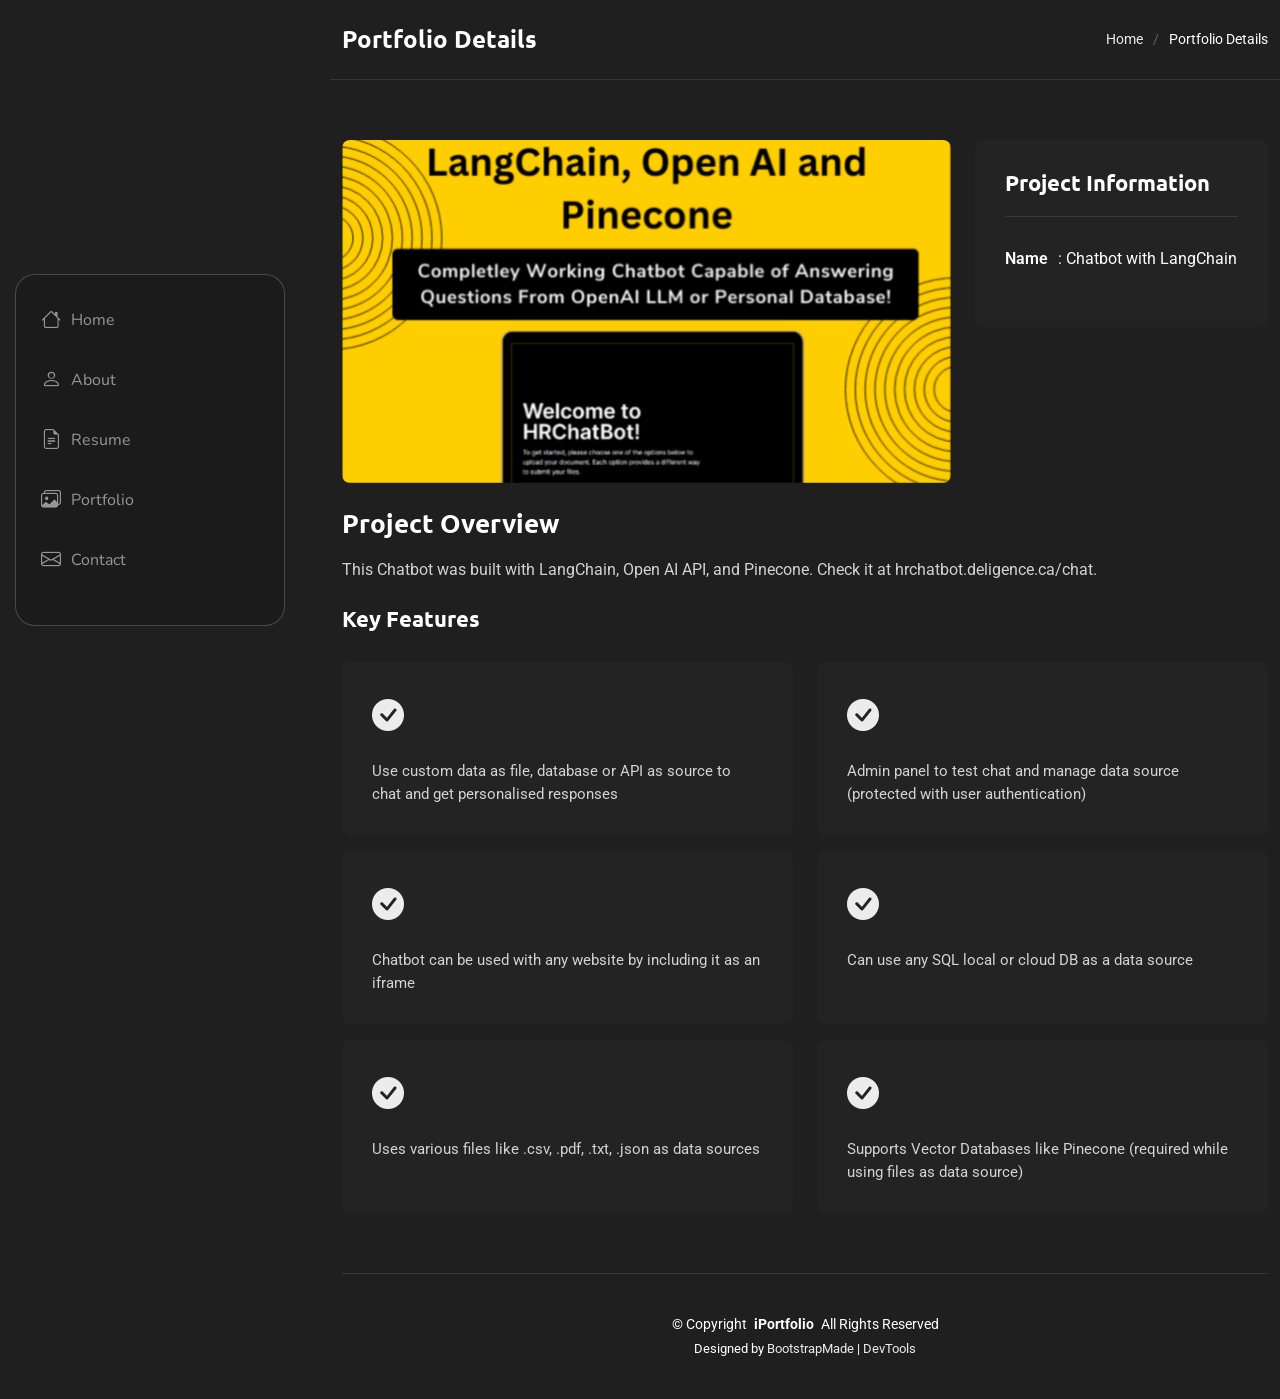
<file: portfolio-chatbot-details.html>
<!DOCTYPE html>
<html lang="en">

<head>
  <meta charset="utf-8">
  <meta content="width=device-width, initial-scale=1.0" name="viewport">
  <title>Portfolio Details - SnapFolio Bootstrap Template</title>
  <meta name="description" content="">
  <meta name="keywords" content="">

  <!-- Favicons -->
  <link href="assets/img/favicon.png" rel="icon">
  <link href="assets/img/apple-touch-icon.png" rel="apple-touch-icon">

  <!-- Fonts -->
  <link href="https://fonts.googleapis.com" rel="preconnect">
  <link href="https://fonts.gstatic.com" rel="preconnect" crossorigin>
  <link href="https://fonts.googleapis.com/css2?family=Roboto:ital,wght@0,100;0,300;0,400;0,500;0,700;0,900;1,100;1,300;1,400;1,500;1,700;1,900&family=Ubuntu:ital,wght@0,300;0,400;0,500;0,700;1,300;1,400;1,500;1,700&family=Nunito:ital,wght@0,200;0,300;0,400;0,500;0,600;0,700;0,800;0,900;1,200;1,300;1,400;1,500;1,600;1,700;1,800;1,900&display=swap" rel="stylesheet">

  <!-- Vendor CSS Files -->
  <link href="assets/vendor/bootstrap/css/bootstrap.min.css" rel="stylesheet">
  <link href="assets/vendor/bootstrap-icons/bootstrap-icons.css" rel="stylesheet">
  <link href="assets/vendor/aos/aos.css" rel="stylesheet">
  <link href="assets/vendor/glightbox/css/glightbox.min.css" rel="stylesheet">
  <link href="assets/vendor/swiper/swiper-bundle.min.css" rel="stylesheet">

  <!-- Main CSS File -->
  <link href="assets/css/main.css" rel="stylesheet">

  <!-- =======================================================
  * Template Name: SnapFolio
  * Template URL: https://bootstrapmade.com/snapfolio-bootstrap-portfolio-template/
  * Updated: Jul 21 2025 with Bootstrap v5.3.7
  * Author: BootstrapMade.com
  * License: https://bootstrapmade.com/license/
  ======================================================== -->
</head>

<body class="portfolio-details-page">

  <header id="header" class="header dark-background d-flex flex-column justify-content-center">
    <i class="header-toggle d-xl-none bi bi-list"></i>

    <div class="header-container d-flex flex-column align-items-start">
      <nav id="navmenu" class="navmenu">
        <ul>
          <li><a href="index.html"><i class="bi bi-house navicon"></i>Home</a></li>
          <li><a href="index.html#about"><i class="bi bi-person navicon"></i> About</a></li>
          <li><a href="index.html#resume"><i class="bi bi-file-earmark-text navicon"></i> Resume</a></li>
          <li><a href="index.html#portfolio"><i class="bi bi-images navicon"></i> Portfolio</a></li>
          <!-- <li><a href="index.html#services"><i class="bi bi-hdd-stack navicon"></i> Services</a></li> -->
          <li class="dropdown" style="display: none;"><a href="index.html#"><i class="bi bi-menu-button navicon"></i> <span>Dropdown</span> <i class="bi bi-chevron-down toggle-dropdown"></i></a>
            <ul>
              <li><a href="#">Dropdown 1</a></li>
              <li class="dropdown"><a href="#"><span>Deep Dropdown</span> <i class="bi bi-chevron-down toggle-dropdown"></i></a>
                <ul>
                  <li><a href="#">Deep Dropdown 1</a></li>
                  <li><a href="#">Deep Dropdown 2</a></li>
                  <li><a href="#">Deep Dropdown 3</a></li>
                  <li><a href="#">Deep Dropdown 4</a></li>
                  <li><a href="#">Deep Dropdown 5</a></li>
                </ul>
              </li>
              <li><a href="#">Dropdown 2</a></li>
              <li><a href="#">Dropdown 3</a></li>
              <li><a href="#">Dropdown 4</a></li>
            </ul>
          </li>
          <li><a href="index.html#contact"><i class="bi bi-envelope navicon"></i> Contact</a></li>
        </ul>
      </nav>

      <div class="social-links text-center" style="display: none;">
        <a href="#" class="twitter"><i class="bi bi-twitter-x"></i></a>
        <a href="#" class="facebook"><i class="bi bi-facebook"></i></a>
        <a href="#" class="instagram"><i class="bi bi-instagram"></i></a>
        <a href="#" class="google-plus"><i class="bi bi-skype"></i></a>
        <a href="#" class="linkedin"><i class="bi bi-linkedin"></i></a>
      </div>

    </div>

  </header>

  <main class="main">

    <!-- Page Title -->
    <div class="page-title dark-background">
      <div class="container d-lg-flex justify-content-between align-items-center">
        <h1 class="mb-2 mb-lg-0">Portfolio Details</h1>
        <nav class="breadcrumbs">
          <ol>
            <li><a href="index.html">Home</a></li>
            <li class="current">Portfolio Details</li>
          </ol>
        </nav>
      </div>
    </div><!-- End Page Title -->

    <!-- Portfolio Details Section -->
    <section id="portfolio-details" class="portfolio-details section">

      <div class="container" data-aos="fade-up" data-aos-delay="100">

        <div class="row gy-4">

          <div class="col-lg-8">
            <div class="portfolio-details-slider swiper init-swiper">

              <script type="application/json" class="swiper-config">
                {
                  "loop": true,
                  "speed": 600,
                  "autoplay": {
                    "delay": 5000
                  },
                  "slidesPerView": "auto",
                  "pagination": {
                    "el": ".swiper-pagination",
                    "type": "bullets",
                    "clickable": true
                  }
                }
              </script>

              <div class="swiper-wrapper align-items-center">

                <div class="swiper-slide">
                  <img src="assets/img/portfolio/Chatbot with LangChain.png" alt="Portfolio Image" class="img-fluid" loading="lazy">
                </div>

                <!-- <div class="swiper-slide">
                  <img src="assets/img/portfolio/portfolio-10.webp" alt="Portfolio Image" class="img-fluid" loading="lazy">
                </div>

                <div class="swiper-slide">
                  <img src="assets/img/portfolio/portfolio-7.webp" alt="Portfolio Image" class="img-fluid" loading="lazy">
                </div> -->

              </div>
              <div class="swiper-pagination"></div>
            </div>
          </div>

          <div class="col-lg-4">
            <div class="portfolio-info" data-aos="fade-left" data-aos-delay="200">
              <h3>Project Information</h3>
              <ul>
                <li><strong>Name</strong>: Chatbot with LangChain</li>
                <!-- <li><strong>Client</strong>: Victoria Technologies</li>
                <li><strong>Project date</strong>: 01 March, 2024</li>
                <li><strong>Project URL</strong>: <a href="#" target="_blank">www.example.com</a></li> -->
              </ul>
            </div>
          </div>

          <div class="col-lg-12">
            <div class="portfolio-description" data-aos="fade-up" data-aos-delay="300">
              <h2>Project Overview</h2>
              <p>
                This Chatbot was built with LangChain, Open AI API, and Pinecone. Check it at hrchatbot.deligence.ca/chat.
              </p>
              
              <div class="features mt-4">
                <h3>Key Features</h3>
                <div class="row gy-3">
                  <div class="col-md-6">
                    <div class="feature-item" data-aos="fade-up" data-aos-delay="400">
                      <i class="bi bi-check-circle-fill"></i>
                      <!-- <h4>Responsive Design</h4> -->
                      <p>Use custom data as file, database or API as source to chat and get personalised responses</p>
                    </div>
                  </div>
                  <div class="col-md-6">
                    <div class="feature-item" data-aos="fade-up" data-aos-delay="400">
                      <i class="bi bi-check-circle-fill"></i>
                      <!-- <h4>Responsive Design</h4> -->
                      <p>Admin panel to test chat and manage data source (protected with user authentication)</p>
                    </div>
                  </div>
                  <div class="col-md-6">
                    <div class="feature-item" data-aos="fade-up" data-aos-delay="400">
                      <i class="bi bi-check-circle-fill"></i>
                      <!-- <h4>Responsive Design</h4> -->
                      <p>Chatbot can be used with any website by including it as an iframe</p>
                    </div>
                  </div>
                  <div class="col-md-6">
                    <div class="feature-item" data-aos="fade-up" data-aos-delay="400">
                      <i class="bi bi-check-circle-fill"></i>
                      <!-- <h4>Responsive Design</h4> -->
                      <p>Can use any SQL local or cloud DB as a data source</p>
                    </div>
                  </div>
                  <div class="col-md-6">
                    <div class="feature-item" data-aos="fade-up" data-aos-delay="400">
                      <i class="bi bi-check-circle-fill"></i>
                      <!-- <h4>Responsive Design</h4> -->
                      <p>Uses various files like .csv, .pdf, .txt, .json as data sources</p>
                    </div>
                  </div>
                  <div class="col-md-6">
                    <div class="feature-item" data-aos="fade-up" data-aos-delay="400">
                      <i class="bi bi-check-circle-fill"></i>
                      <!-- <h4>Responsive Design</h4> -->
                      <p>Supports Vector Databases like Pinecone (required while using files as data source)</p>
                    </div>
                  </div>




                  <!-- <div class="col-md-6">
                    <div class="feature-item" data-aos="fade-up" data-aos-delay="500">
                      <i class="bi bi-shield-check"></i>
                      <h4>Advanced Security</h4>
                      <p>Admin panel to test chat and manage data source (protected with user authentication)</p>
                    </div>
                  </div>

                  <div class="col-md-6">
                    <div class="feature-item" data-aos="fade-up" data-aos-delay="600">
                      <i class="bi bi-graph-up"></i>
                      <h4>Performance Optimization</h4>
                      <p>Chatbot can be used with any website by including it as an iframe</p>
                    </div>
                  </div>

                  <div class="col-md-6">
                    <div class="feature-item" data-aos="fade-up" data-aos-delay="700">
                      <i class="bi bi-gear"></i>
                      <h4>Easy Integration</h4>
                      <p>Uses various files like .csv, .pdf, .txt, .json as data sources</p>
                    </div>
                  </div> -->
                </div>
              </div>
            </div>
          </div>

        </div>

      </div>

    </section><!-- /Portfolio Details Section -->

  </main>

  <footer id="footer" class="footer position-relative">

    <div class="container">
      <div class="copyright text-center ">
        <p>© <span>Copyright</span> <strong class="px-1 sitename">iPortfolio</strong> <span>All Rights Reserved</span></p>
      </div>
      <div class="credits">
        <!-- All the links in the footer should remain intact. -->
        <!-- You can delete the links only if you've purchased the pro version. -->
        <!-- Licensing information: https://bootstrapmade.com/license/ -->
        <!-- Purchase the pro version with working PHP/AJAX contact form: [buy-url] -->
        Designed by <a href="https://bootstrapmade.com/">BootstrapMade</a> | <a href="https://bootstrapmade.com/tools/">DevTools</a>
      </div>
    </div>

  </footer>

  <!-- Scroll Top -->
  <a href="#" id="scroll-top" class="scroll-top d-flex align-items-center justify-content-center"><i class="bi bi-arrow-up-short"></i></a>

  <!-- Preloader -->
  <div id="preloader"></div>

  <!-- Vendor JS Files -->
  <script src="assets/vendor/bootstrap/js/bootstrap.bundle.min.js"></script>
  <script src="assets/vendor/php-email-form/validate.js"></script>
  <script src="assets/vendor/aos/aos.js"></script>
  <script src="assets/vendor/typed.js/typed.umd.js"></script>
  <script src="assets/vendor/purecounter/purecounter_vanilla.js"></script>
  <script src="assets/vendor/waypoints/noframework.waypoints.js"></script>
  <script src="assets/vendor/isotope-layout/isotope.pkgd.min.js"></script>
  <script src="assets/vendor/imagesloaded/imagesloaded.pkgd.min.js"></script>
  <script src="assets/vendor/glightbox/js/glightbox.min.js"></script>
  <script src="assets/vendor/swiper/swiper-bundle.min.js"></script>

  <!-- Main JS File -->
  <script src="assets/js/main.js"></script>

</body>

</html>
</file>
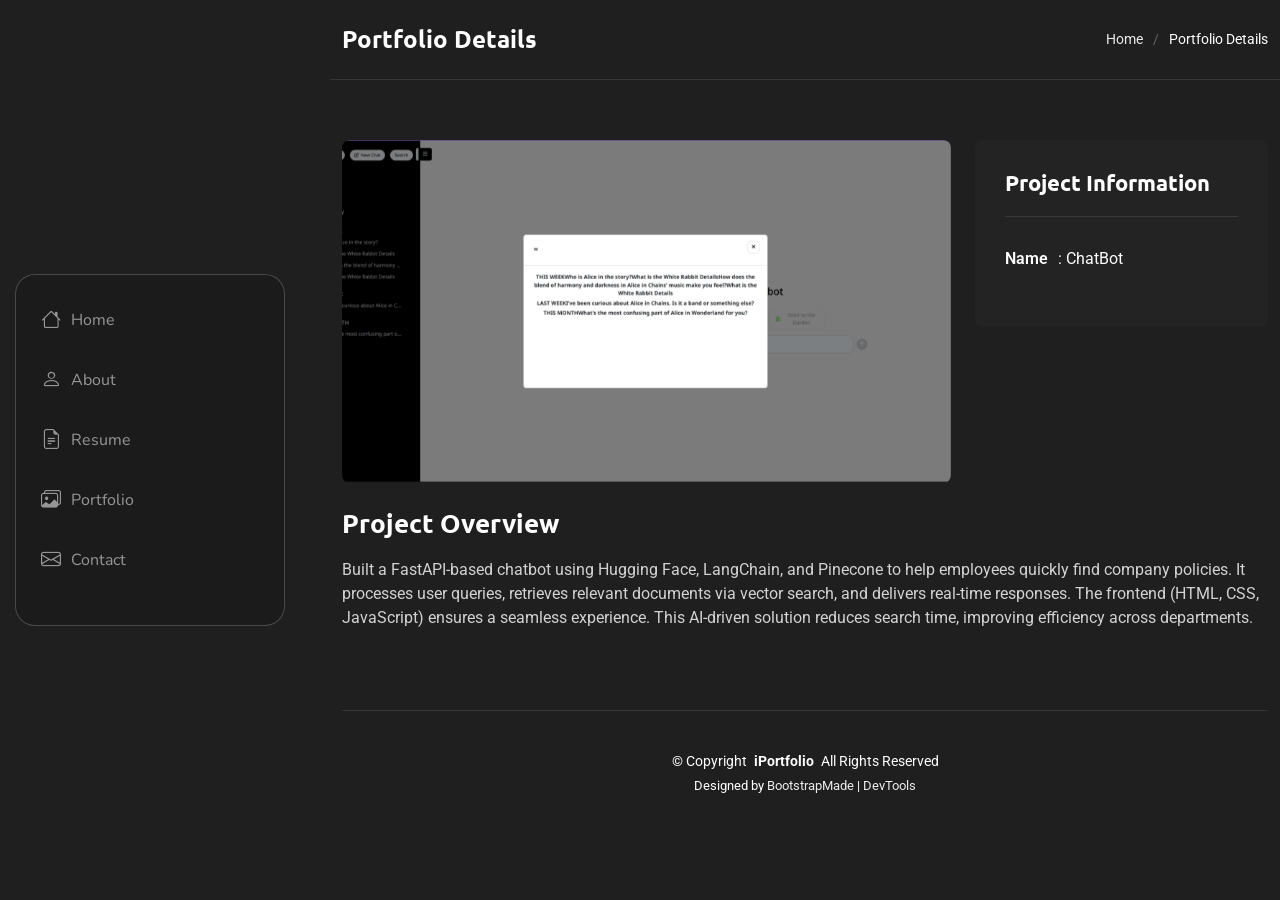
<file: portfolio-custom-chat-details.html>
<!DOCTYPE html>
<html lang="en">

<head>
  <meta charset="utf-8">
  <meta content="width=device-width, initial-scale=1.0" name="viewport">
  <title>Portfolio Details - SnapFolio Bootstrap Template</title>
  <meta name="description" content="">
  <meta name="keywords" content="">

  <!-- Favicons -->
  <link href="assets/img/favicon.png" rel="icon">
  <link href="assets/img/apple-touch-icon.png" rel="apple-touch-icon">

  <!-- Fonts -->
  <link href="https://fonts.googleapis.com" rel="preconnect">
  <link href="https://fonts.gstatic.com" rel="preconnect" crossorigin>
  <link href="https://fonts.googleapis.com/css2?family=Roboto:ital,wght@0,100;0,300;0,400;0,500;0,700;0,900;1,100;1,300;1,400;1,500;1,700;1,900&family=Ubuntu:ital,wght@0,300;0,400;0,500;0,700;1,300;1,400;1,500;1,700&family=Nunito:ital,wght@0,200;0,300;0,400;0,500;0,600;0,700;0,800;0,900;1,200;1,300;1,400;1,500;1,600;1,700;1,800;1,900&display=swap" rel="stylesheet">

  <!-- Vendor CSS Files -->
  <link href="assets/vendor/bootstrap/css/bootstrap.min.css" rel="stylesheet">
  <link href="assets/vendor/bootstrap-icons/bootstrap-icons.css" rel="stylesheet">
  <link href="assets/vendor/aos/aos.css" rel="stylesheet">
  <link href="assets/vendor/glightbox/css/glightbox.min.css" rel="stylesheet">
  <link href="assets/vendor/swiper/swiper-bundle.min.css" rel="stylesheet">

  <!-- Main CSS File -->
  <link href="assets/css/main.css" rel="stylesheet">

  <!-- =======================================================
  * Template Name: SnapFolio
  * Template URL: https://bootstrapmade.com/snapfolio-bootstrap-portfolio-template/
  * Updated: Jul 21 2025 with Bootstrap v5.3.7
  * Author: BootstrapMade.com
  * License: https://bootstrapmade.com/license/
  ======================================================== -->
</head>

<body class="portfolio-details-page">

  <header id="header" class="header dark-background d-flex flex-column justify-content-center">
    <i class="header-toggle d-xl-none bi bi-list"></i>

    <div class="header-container d-flex flex-column align-items-start">
      <nav id="navmenu" class="navmenu">
        <ul>
          <li><a href="index.html"><i class="bi bi-house navicon"></i>Home</a></li>
          <li><a href="index.html#about"><i class="bi bi-person navicon"></i> About</a></li>
          <li><a href="index.html#resume"><i class="bi bi-file-earmark-text navicon"></i> Resume</a></li>
          <li><a href="index.html#portfolio"><i class="bi bi-images navicon"></i> Portfolio</a></li>
          <!-- <li><a href="index.html#services"><i class="bi bi-hdd-stack navicon"></i> Services</a></li> -->
          <li class="dropdown" style="display: none;"><a href="index.html#"><i class="bi bi-menu-button navicon"></i> <span>Dropdown</span> <i class="bi bi-chevron-down toggle-dropdown"></i></a>
            <ul>
              <li><a href="#">Dropdown 1</a></li>
              <li class="dropdown"><a href="#"><span>Deep Dropdown</span> <i class="bi bi-chevron-down toggle-dropdown"></i></a>
                <ul>
                  <li><a href="#">Deep Dropdown 1</a></li>
                  <li><a href="#">Deep Dropdown 2</a></li>
                  <li><a href="#">Deep Dropdown 3</a></li>
                  <li><a href="#">Deep Dropdown 4</a></li>
                  <li><a href="#">Deep Dropdown 5</a></li>
                </ul>
              </li>
              <li><a href="#">Dropdown 2</a></li>
              <li><a href="#">Dropdown 3</a></li>
              <li><a href="#">Dropdown 4</a></li>
            </ul>
          </li>
          <li><a href="index.html#contact"><i class="bi bi-envelope navicon"></i> Contact</a></li>
        </ul>
      </nav>

      <div class="social-links text-center" style="display: none;">
        <a href="#" class="twitter"><i class="bi bi-twitter-x"></i></a>
        <a href="#" class="facebook"><i class="bi bi-facebook"></i></a>
        <a href="#" class="instagram"><i class="bi bi-instagram"></i></a>
        <a href="#" class="google-plus"><i class="bi bi-skype"></i></a>
        <a href="#" class="linkedin"><i class="bi bi-linkedin"></i></a>
      </div>

    </div>

  </header>

  <main class="main">

    <!-- Page Title -->
    <div class="page-title dark-background">
      <div class="container d-lg-flex justify-content-between align-items-center">
        <h1 class="mb-2 mb-lg-0">Portfolio Details</h1>
        <nav class="breadcrumbs">
          <ol>
            <li><a href="index.html">Home</a></li>
            <li class="current">Portfolio Details</li>
          </ol>
        </nav>
      </div>
    </div><!-- End Page Title -->

    <!-- Portfolio Details Section -->
    <section id="portfolio-details" class="portfolio-details section">

      <div class="container" data-aos="fade-up" data-aos-delay="100">

        <div class="row gy-4">

          <div class="col-lg-8">
            <div class="portfolio-details-slider swiper init-swiper">

              <script type="application/json" class="swiper-config">
                {
                  "loop": true,
                  "speed": 600,
                  "autoplay": {
                    "delay": 5000
                  },
                  "slidesPerView": "auto",
                  "pagination": {
                    "el": ".swiper-pagination",
                    "type": "bullets",
                    "clickable": true
                  }
                }
              </script>

              <div class="swiper-wrapper align-items-center">

                <div class="swiper-slide">
                  <img src="assets/img/portfolio/ChatBot.png" alt="Portfolio Image" class="img-fluid" loading="lazy">
                </div>

                <!-- <div class="swiper-slide">
                  <img src="assets/img/portfolio/AI-Tender-Evaluation-Platform-Multi-Agent-Scoring1.png" alt="Portfolio Image" class="img-fluid" loading="lazy">
                </div>

                <div class="swiper-slide">
                  <img src="assets/img/portfolio/AI-Tender-Evaluation-Platform-Multi-Agent-Scoring2.png" alt="Portfolio Image" class="img-fluid" loading="lazy">
                </div> -->

              </div>
              <div class="swiper-pagination"></div>
            </div>
          </div>

          <div class="col-lg-4">
            <div class="portfolio-info" data-aos="fade-left" data-aos-delay="200">
              <h3>Project Information</h3>
              <ul>
                <li><strong>Name</strong>: ChatBot</li>
                <!-- <li><strong>Client</strong>: Victoria Technologies</li>
                <li><strong>Project date</strong>: 01 March, 2024</li>
                <li><strong>Project URL</strong>: <a href="#" target="_blank">www.example.com</a></li> -->
              </ul>
            </div>
          </div>

          <div class="col-lg-12">
            <div class="portfolio-description" data-aos="fade-up" data-aos-delay="300">
              <h2>Project Overview</h2>
              <p>
                Built a FastAPI-based chatbot using Hugging Face, LangChain, and Pinecone to help employees quickly find company policies. It processes user queries, retrieves relevant documents via vector search, and delivers real-time responses. The frontend (HTML, CSS, JavaScript) ensures a seamless experience. This AI-driven solution reduces search time, improving efficiency across departments.
              </p>
              
              <div class="features mt-4" style="display: none;">
                <h3>Key Features</h3>
                <div class="row gy-3">
                  <div class="col-md-6">
                    <div class="feature-item" data-aos="fade-up" data-aos-delay="400">
                      <i class="bi bi-check-circle-fill"></i>
                      <!-- <h4>Responsive Design</h4> -->
                      <p>Designed and built an AI-powered procurement platform for automated tender generation, compliance validation, and vendor ranking.</p>
                    </div>
                  </div>
                  <div class="col-md-6">
                    <div class="feature-item" data-aos="fade-up" data-aos-delay="400">
                      <i class="bi bi-check-circle-fill"></i>
                      <!-- <h4>Responsive Design</h4> -->
                      <p>The system uses multi-agent orchestration to extract structured requirements, validate vendor responses via RAG, and compute weighted evaluation scores based on government scoring standards.</p>
                    </div>
                  </div>
                  <div class="col-md-6">
                    <div class="feature-item" data-aos="fade-up" data-aos-delay="400">
                      <i class="bi bi-check-circle-fill"></i>
                      <!-- <h4>Responsive Design</h4> -->
                      <p>Includes configurable scoring methods (relative, 0–10 scale, government models), detailed comparison matrix, and AI-assisted requirement drafting.</p>
                    </div>
                  </div>
                  <div class="col-md-6">
                    <div class="feature-item" data-aos="fade-up" data-aos-delay="400">
                      <i class="bi bi-check-circle-fill"></i>
                      <!-- <h4>Responsive Design</h4> -->
                      <p>Built as scalable SaaS for enterprise and government procurement workflows.</p>
                    </div>
                  </div>
                  
                  <!-- <div class="col-md-6">
                    <div class="feature-item" data-aos="fade-up" data-aos-delay="500">
                      <i class="bi bi-shield-check"></i>
                      <h4>Advanced Security</h4>
                      <p>Admin panel to test chat and manage data source (protected with user authentication)</p>
                    </div>
                  </div>

                  <div class="col-md-6">
                    <div class="feature-item" data-aos="fade-up" data-aos-delay="600">
                      <i class="bi bi-graph-up"></i>
                      <h4>Performance Optimization</h4>
                      <p>Chatbot can be used with any website by including it as an iframe</p>
                    </div>
                  </div>

                  <div class="col-md-6">
                    <div class="feature-item" data-aos="fade-up" data-aos-delay="700">
                      <i class="bi bi-gear"></i>
                      <h4>Easy Integration</h4>
                      <p>Uses various files like .csv, .pdf, .txt, .json as data sources</p>
                    </div>
                  </div> -->
                </div>
              </div>
            </div>
          </div>

        </div>

      </div>

    </section><!-- /Portfolio Details Section -->

  </main>

  <footer id="footer" class="footer position-relative">

    <div class="container">
      <div class="copyright text-center ">
        <p>© <span>Copyright</span> <strong class="px-1 sitename">iPortfolio</strong> <span>All Rights Reserved</span></p>
      </div>
      <div class="credits">
        <!-- All the links in the footer should remain intact. -->
        <!-- You can delete the links only if you've purchased the pro version. -->
        <!-- Licensing information: https://bootstrapmade.com/license/ -->
        <!-- Purchase the pro version with working PHP/AJAX contact form: [buy-url] -->
        Designed by <a href="https://bootstrapmade.com/">BootstrapMade</a> | <a href="https://bootstrapmade.com/tools/">DevTools</a>
      </div>
    </div>

  </footer>

  <!-- Scroll Top -->
  <a href="#" id="scroll-top" class="scroll-top d-flex align-items-center justify-content-center"><i class="bi bi-arrow-up-short"></i></a>

  <!-- Preloader -->
  <div id="preloader"></div>

  <!-- Vendor JS Files -->
  <script src="assets/vendor/bootstrap/js/bootstrap.bundle.min.js"></script>
  <script src="assets/vendor/php-email-form/validate.js"></script>
  <script src="assets/vendor/aos/aos.js"></script>
  <script src="assets/vendor/typed.js/typed.umd.js"></script>
  <script src="assets/vendor/purecounter/purecounter_vanilla.js"></script>
  <script src="assets/vendor/waypoints/noframework.waypoints.js"></script>
  <script src="assets/vendor/isotope-layout/isotope.pkgd.min.js"></script>
  <script src="assets/vendor/imagesloaded/imagesloaded.pkgd.min.js"></script>
  <script src="assets/vendor/glightbox/js/glightbox.min.js"></script>
  <script src="assets/vendor/swiper/swiper-bundle.min.js"></script>

  <!-- Main JS File -->
  <script src="assets/js/main.js"></script>

</body>

</html>
</file>
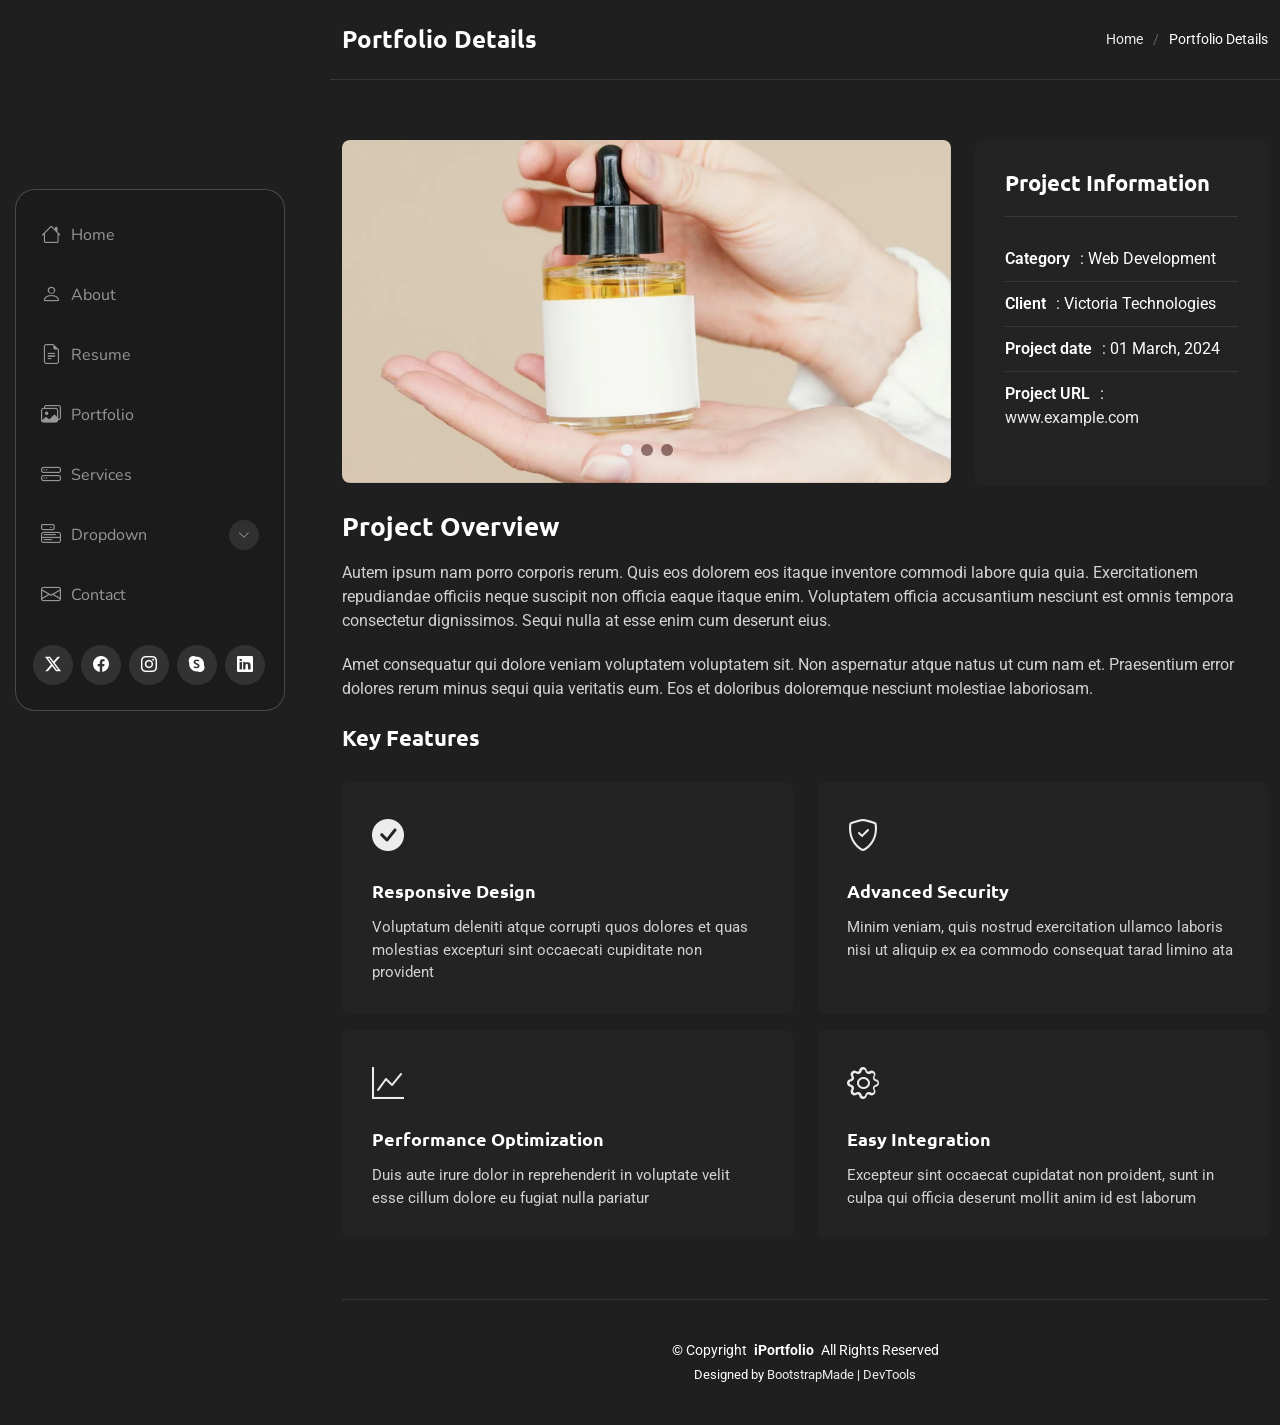
<file: portfolio-details.html>
<!DOCTYPE html>
<html lang="en">

<head>
  <meta charset="utf-8">
  <meta content="width=device-width, initial-scale=1.0" name="viewport">
  <title>Portfolio Details - SnapFolio Bootstrap Template</title>
  <meta name="description" content="">
  <meta name="keywords" content="">

  <!-- Favicons -->
  <link href="assets/img/favicon.png" rel="icon">
  <link href="assets/img/apple-touch-icon.png" rel="apple-touch-icon">

  <!-- Fonts -->
  <link href="https://fonts.googleapis.com" rel="preconnect">
  <link href="https://fonts.gstatic.com" rel="preconnect" crossorigin>
  <link href="https://fonts.googleapis.com/css2?family=Roboto:ital,wght@0,100;0,300;0,400;0,500;0,700;0,900;1,100;1,300;1,400;1,500;1,700;1,900&family=Ubuntu:ital,wght@0,300;0,400;0,500;0,700;1,300;1,400;1,500;1,700&family=Nunito:ital,wght@0,200;0,300;0,400;0,500;0,600;0,700;0,800;0,900;1,200;1,300;1,400;1,500;1,600;1,700;1,800;1,900&display=swap" rel="stylesheet">

  <!-- Vendor CSS Files -->
  <link href="assets/vendor/bootstrap/css/bootstrap.min.css" rel="stylesheet">
  <link href="assets/vendor/bootstrap-icons/bootstrap-icons.css" rel="stylesheet">
  <link href="assets/vendor/aos/aos.css" rel="stylesheet">
  <link href="assets/vendor/glightbox/css/glightbox.min.css" rel="stylesheet">
  <link href="assets/vendor/swiper/swiper-bundle.min.css" rel="stylesheet">

  <!-- Main CSS File -->
  <link href="assets/css/main.css" rel="stylesheet">

  <!-- =======================================================
  * Template Name: SnapFolio
  * Template URL: https://bootstrapmade.com/snapfolio-bootstrap-portfolio-template/
  * Updated: Jul 21 2025 with Bootstrap v5.3.7
  * Author: BootstrapMade.com
  * License: https://bootstrapmade.com/license/
  ======================================================== -->
</head>

<body class="portfolio-details-page">

  <header id="header" class="header dark-background d-flex flex-column justify-content-center">
    <i class="header-toggle d-xl-none bi bi-list"></i>

    <div class="header-container d-flex flex-column align-items-start">
      <nav id="navmenu" class="navmenu">
        <ul>
          <li><a href="#hero"><i class="bi bi-house navicon"></i>Home</a></li>
          <li><a href="#about"><i class="bi bi-person navicon"></i> About</a></li>
          <li><a href="#resume"><i class="bi bi-file-earmark-text navicon"></i> Resume</a></li>
          <li><a href="#portfolio"><i class="bi bi-images navicon"></i> Portfolio</a></li>
          <li><a href="#services"><i class="bi bi-hdd-stack navicon"></i> Services</a></li>
          <li class="dropdown"><a href="#"><i class="bi bi-menu-button navicon"></i> <span>Dropdown</span> <i class="bi bi-chevron-down toggle-dropdown"></i></a>
            <ul>
              <li><a href="#">Dropdown 1</a></li>
              <li class="dropdown"><a href="#"><span>Deep Dropdown</span> <i class="bi bi-chevron-down toggle-dropdown"></i></a>
                <ul>
                  <li><a href="#">Deep Dropdown 1</a></li>
                  <li><a href="#">Deep Dropdown 2</a></li>
                  <li><a href="#">Deep Dropdown 3</a></li>
                  <li><a href="#">Deep Dropdown 4</a></li>
                  <li><a href="#">Deep Dropdown 5</a></li>
                </ul>
              </li>
              <li><a href="#">Dropdown 2</a></li>
              <li><a href="#">Dropdown 3</a></li>
              <li><a href="#">Dropdown 4</a></li>
            </ul>
          </li>
          <li><a href="#contact"><i class="bi bi-envelope navicon"></i> Contact</a></li>
        </ul>
      </nav>

      <div class="social-links text-center">
        <a href="#" class="twitter"><i class="bi bi-twitter-x"></i></a>
        <a href="#" class="facebook"><i class="bi bi-facebook"></i></a>
        <a href="#" class="instagram"><i class="bi bi-instagram"></i></a>
        <a href="#" class="google-plus"><i class="bi bi-skype"></i></a>
        <a href="#" class="linkedin"><i class="bi bi-linkedin"></i></a>
      </div>

    </div>

  </header>

  <main class="main">

    <!-- Page Title -->
    <div class="page-title dark-background">
      <div class="container d-lg-flex justify-content-between align-items-center">
        <h1 class="mb-2 mb-lg-0">Portfolio Details</h1>
        <nav class="breadcrumbs">
          <ol>
            <li><a href="index.html">Home</a></li>
            <li class="current">Portfolio Details</li>
          </ol>
        </nav>
      </div>
    </div><!-- End Page Title -->

    <!-- Portfolio Details Section -->
    <section id="portfolio-details" class="portfolio-details section">

      <div class="container" data-aos="fade-up" data-aos-delay="100">

        <div class="row gy-4">

          <div class="col-lg-8">
            <div class="portfolio-details-slider swiper init-swiper">

              <script type="application/json" class="swiper-config">
                {
                  "loop": true,
                  "speed": 600,
                  "autoplay": {
                    "delay": 5000
                  },
                  "slidesPerView": "auto",
                  "pagination": {
                    "el": ".swiper-pagination",
                    "type": "bullets",
                    "clickable": true
                  }
                }
              </script>

              <div class="swiper-wrapper align-items-center">

                <div class="swiper-slide">
                  <img src="assets/img/portfolio/portfolio-1.webp" alt="Portfolio Image" class="img-fluid" loading="lazy">
                </div>

                <div class="swiper-slide">
                  <img src="assets/img/portfolio/portfolio-10.webp" alt="Portfolio Image" class="img-fluid" loading="lazy">
                </div>

                <div class="swiper-slide">
                  <img src="assets/img/portfolio/portfolio-7.webp" alt="Portfolio Image" class="img-fluid" loading="lazy">
                </div>

              </div>
              <div class="swiper-pagination"></div>
            </div>
          </div>

          <div class="col-lg-4">
            <div class="portfolio-info" data-aos="fade-left" data-aos-delay="200">
              <h3>Project Information</h3>
              <ul>
                <li><strong>Category</strong>: Web Development</li>
                <li><strong>Client</strong>: Victoria Technologies</li>
                <li><strong>Project date</strong>: 01 March, 2024</li>
                <li><strong>Project URL</strong>: <a href="#" target="_blank">www.example.com</a></li>
              </ul>
            </div>
          </div>

          <div class="col-lg-12">
            <div class="portfolio-description" data-aos="fade-up" data-aos-delay="300">
              <h2>Project Overview</h2>
              <p>
                Autem ipsum nam porro corporis rerum. Quis eos dolorem eos itaque inventore commodi labore quia quia. Exercitationem repudiandae officiis neque suscipit non officia eaque itaque enim. Voluptatem officia accusantium nesciunt est omnis tempora consectetur dignissimos. Sequi nulla at esse enim cum deserunt eius.
              </p>
              <p>
                Amet consequatur qui dolore veniam voluptatem voluptatem sit. Non aspernatur atque natus ut cum nam et. Praesentium error dolores rerum minus sequi quia veritatis eum. Eos et doloribus doloremque nesciunt molestiae laboriosam.
              </p>

              <div class="features mt-4">
                <h3>Key Features</h3>
                <div class="row gy-3">
                  <div class="col-md-6">
                    <div class="feature-item" data-aos="fade-up" data-aos-delay="400">
                      <i class="bi bi-check-circle-fill"></i>
                      <h4>Responsive Design</h4>
                      <p>Voluptatum deleniti atque corrupti quos dolores et quas molestias excepturi sint occaecati cupiditate non provident</p>
                    </div>
                  </div>

                  <div class="col-md-6">
                    <div class="feature-item" data-aos="fade-up" data-aos-delay="500">
                      <i class="bi bi-shield-check"></i>
                      <h4>Advanced Security</h4>
                      <p>Minim veniam, quis nostrud exercitation ullamco laboris nisi ut aliquip ex ea commodo consequat tarad limino ata</p>
                    </div>
                  </div>

                  <div class="col-md-6">
                    <div class="feature-item" data-aos="fade-up" data-aos-delay="600">
                      <i class="bi bi-graph-up"></i>
                      <h4>Performance Optimization</h4>
                      <p>Duis aute irure dolor in reprehenderit in voluptate velit esse cillum dolore eu fugiat nulla pariatur</p>
                    </div>
                  </div>

                  <div class="col-md-6">
                    <div class="feature-item" data-aos="fade-up" data-aos-delay="700">
                      <i class="bi bi-gear"></i>
                      <h4>Easy Integration</h4>
                      <p>Excepteur sint occaecat cupidatat non proident, sunt in culpa qui officia deserunt mollit anim id est laborum</p>
                    </div>
                  </div>
                </div>
              </div>
            </div>
          </div>

        </div>

      </div>

    </section><!-- /Portfolio Details Section -->

  </main>

  <footer id="footer" class="footer position-relative">

    <div class="container">
      <div class="copyright text-center ">
        <p>© <span>Copyright</span> <strong class="px-1 sitename">iPortfolio</strong> <span>All Rights Reserved</span></p>
      </div>
      <div class="credits">
        <!-- All the links in the footer should remain intact. -->
        <!-- You can delete the links only if you've purchased the pro version. -->
        <!-- Licensing information: https://bootstrapmade.com/license/ -->
        <!-- Purchase the pro version with working PHP/AJAX contact form: [buy-url] -->
        Designed by <a href="https://bootstrapmade.com/">BootstrapMade</a> | <a href="https://bootstrapmade.com/tools/">DevTools</a>
      </div>
    </div>

  </footer>

  <!-- Scroll Top -->
  <a href="#" id="scroll-top" class="scroll-top d-flex align-items-center justify-content-center"><i class="bi bi-arrow-up-short"></i></a>

  <!-- Preloader -->
  <div id="preloader"></div>

  <!-- Vendor JS Files -->
  <script src="assets/vendor/bootstrap/js/bootstrap.bundle.min.js"></script>
  <script src="assets/vendor/php-email-form/validate.js"></script>
  <script src="assets/vendor/aos/aos.js"></script>
  <script src="assets/vendor/typed.js/typed.umd.js"></script>
  <script src="assets/vendor/purecounter/purecounter_vanilla.js"></script>
  <script src="assets/vendor/waypoints/noframework.waypoints.js"></script>
  <script src="assets/vendor/isotope-layout/isotope.pkgd.min.js"></script>
  <script src="assets/vendor/imagesloaded/imagesloaded.pkgd.min.js"></script>
  <script src="assets/vendor/glightbox/js/glightbox.min.js"></script>
  <script src="assets/vendor/swiper/swiper-bundle.min.js"></script>

  <!-- Main JS File -->
  <script src="assets/js/main.js"></script>

</body>

</html>
</file>
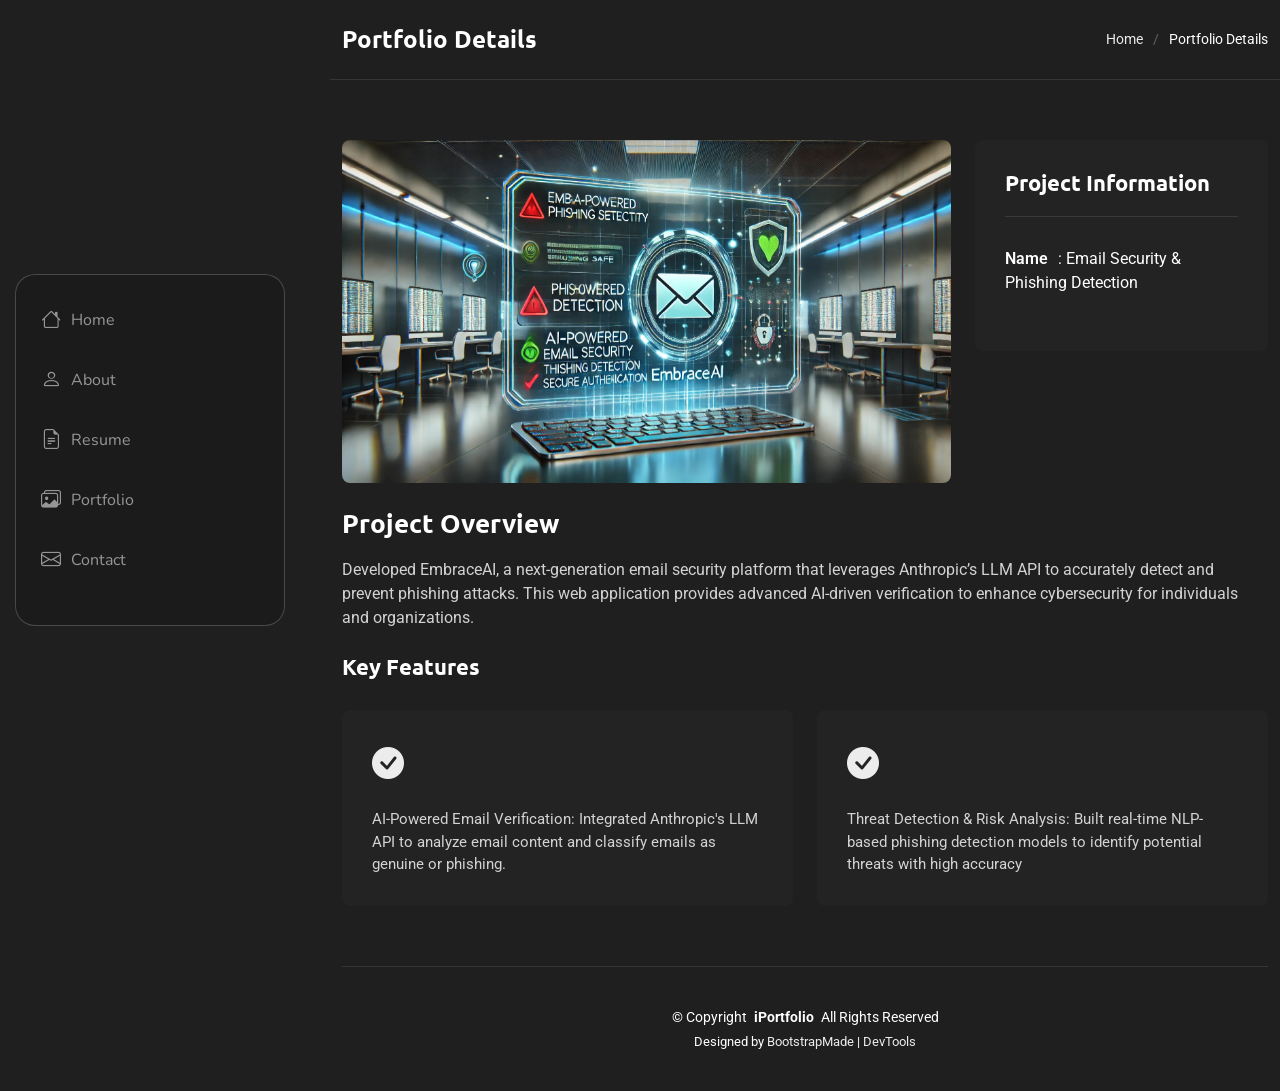
<file: portfolio-embrace-details.html>
<!DOCTYPE html>
<html lang="en">

<head>
  <meta charset="utf-8">
  <meta content="width=device-width, initial-scale=1.0" name="viewport">
  <title>Portfolio Details - SnapFolio Bootstrap Template</title>
  <meta name="description" content="">
  <meta name="keywords" content="">

  <!-- Favicons -->
  <link href="assets/img/favicon.png" rel="icon">
  <link href="assets/img/apple-touch-icon.png" rel="apple-touch-icon">

  <!-- Fonts -->
  <link href="https://fonts.googleapis.com" rel="preconnect">
  <link href="https://fonts.gstatic.com" rel="preconnect" crossorigin>
  <link href="https://fonts.googleapis.com/css2?family=Roboto:ital,wght@0,100;0,300;0,400;0,500;0,700;0,900;1,100;1,300;1,400;1,500;1,700;1,900&family=Ubuntu:ital,wght@0,300;0,400;0,500;0,700;1,300;1,400;1,500;1,700&family=Nunito:ital,wght@0,200;0,300;0,400;0,500;0,600;0,700;0,800;0,900;1,200;1,300;1,400;1,500;1,600;1,700;1,800;1,900&display=swap" rel="stylesheet">

  <!-- Vendor CSS Files -->
  <link href="assets/vendor/bootstrap/css/bootstrap.min.css" rel="stylesheet">
  <link href="assets/vendor/bootstrap-icons/bootstrap-icons.css" rel="stylesheet">
  <link href="assets/vendor/aos/aos.css" rel="stylesheet">
  <link href="assets/vendor/glightbox/css/glightbox.min.css" rel="stylesheet">
  <link href="assets/vendor/swiper/swiper-bundle.min.css" rel="stylesheet">

  <!-- Main CSS File -->
  <link href="assets/css/main.css" rel="stylesheet">

  <!-- =======================================================
  * Template Name: SnapFolio
  * Template URL: https://bootstrapmade.com/snapfolio-bootstrap-portfolio-template/
  * Updated: Jul 21 2025 with Bootstrap v5.3.7
  * Author: BootstrapMade.com
  * License: https://bootstrapmade.com/license/
  ======================================================== -->
</head>

<body class="portfolio-details-page">

  <header id="header" class="header dark-background d-flex flex-column justify-content-center">
    <i class="header-toggle d-xl-none bi bi-list"></i>

    <div class="header-container d-flex flex-column align-items-start">
      <nav id="navmenu" class="navmenu">
        <ul>
          <li><a href="index.html"><i class="bi bi-house navicon"></i>Home</a></li>
          <li><a href="index.html#about"><i class="bi bi-person navicon"></i> About</a></li>
          <li><a href="index.html#resume"><i class="bi bi-file-earmark-text navicon"></i> Resume</a></li>
          <li><a href="index.html#portfolio"><i class="bi bi-images navicon"></i> Portfolio</a></li>
          <!-- <li><a href="index.html#services"><i class="bi bi-hdd-stack navicon"></i> Services</a></li> -->
          <li class="dropdown" style="display: none;"><a href="index.html#"><i class="bi bi-menu-button navicon"></i> <span>Dropdown</span> <i class="bi bi-chevron-down toggle-dropdown"></i></a>
            <ul>
              <li><a href="#">Dropdown 1</a></li>
              <li class="dropdown"><a href="#"><span>Deep Dropdown</span> <i class="bi bi-chevron-down toggle-dropdown"></i></a>
                <ul>
                  <li><a href="#">Deep Dropdown 1</a></li>
                  <li><a href="#">Deep Dropdown 2</a></li>
                  <li><a href="#">Deep Dropdown 3</a></li>
                  <li><a href="#">Deep Dropdown 4</a></li>
                  <li><a href="#">Deep Dropdown 5</a></li>
                </ul>
              </li>
              <li><a href="#">Dropdown 2</a></li>
              <li><a href="#">Dropdown 3</a></li>
              <li><a href="#">Dropdown 4</a></li>
            </ul>
          </li>
          <li><a href="index.html#contact"><i class="bi bi-envelope navicon"></i> Contact</a></li>
        </ul>
      </nav>

      <div class="social-links text-center" style="display: none;">
        <a href="#" class="twitter"><i class="bi bi-twitter-x"></i></a>
        <a href="#" class="facebook"><i class="bi bi-facebook"></i></a>
        <a href="#" class="instagram"><i class="bi bi-instagram"></i></a>
        <a href="#" class="google-plus"><i class="bi bi-skype"></i></a>
        <a href="#" class="linkedin"><i class="bi bi-linkedin"></i></a>
      </div>

    </div>

  </header>

  <main class="main">

    <!-- Page Title -->
    <div class="page-title dark-background">
      <div class="container d-lg-flex justify-content-between align-items-center">
        <h1 class="mb-2 mb-lg-0">Portfolio Details</h1>
        <nav class="breadcrumbs">
          <ol>
            <li><a href="index.html">Home</a></li>
            <li class="current">Portfolio Details</li>
          </ol>
        </nav>
      </div>
    </div><!-- End Page Title -->

    <!-- Portfolio Details Section -->
    <section id="portfolio-details" class="portfolio-details section">

      <div class="container" data-aos="fade-up" data-aos-delay="100">

        <div class="row gy-4">

          <div class="col-lg-8">
            <div class="portfolio-details-slider swiper init-swiper">

              <script type="application/json" class="swiper-config">
                {
                  "loop": true,
                  "speed": 600,
                  "autoplay": {
                    "delay": 5000
                  },
                  "slidesPerView": "auto",
                  "pagination": {
                    "el": ".swiper-pagination",
                    "type": "bullets",
                    "clickable": true
                  }
                }
              </script>

              <div class="swiper-wrapper align-items-center">

                <div class="swiper-slide">
                  <img src="assets/img/portfolio/EmbraceAI–Email Security-Phishing Detection.png" alt="Portfolio Image" class="img-fluid" loading="lazy">
                </div>

                <!-- <div class="swiper-slide">
                  <img src="assets/img/portfolio/portfolio-10.webp" alt="Portfolio Image" class="img-fluid" loading="lazy">
                </div>

                <div class="swiper-slide">
                  <img src="assets/img/portfolio/portfolio-7.webp" alt="Portfolio Image" class="img-fluid" loading="lazy">
                </div> -->

              </div>
              <div class="swiper-pagination"></div>
            </div>
          </div>

          <div class="col-lg-4">
            <div class="portfolio-info" data-aos="fade-left" data-aos-delay="200">
              <h3>Project Information</h3>
              <ul>
                <li><strong>Name</strong>: Email Security & Phishing Detection</li>
                <!-- <li><strong>Client</strong>: Victoria Technologies</li>
                <li><strong>Project date</strong>: 01 March, 2024</li>
                <li><strong>Project URL</strong>: <a href="#" target="_blank">www.example.com</a></li> -->
              </ul>
            </div>
          </div>

          <div class="col-lg-12">
            <div class="portfolio-description" data-aos="fade-up" data-aos-delay="300">
              <h2>Project Overview</h2>
              <p>
                Developed EmbraceAI, a next-generation email security platform that leverages Anthropic’s LLM API to accurately detect and prevent phishing attacks. This web application provides advanced AI-driven verification to enhance cybersecurity for individuals and organizations.
              </p>
              
              <div class="features mt-4">
                <h3>Key Features</h3>
                <div class="row gy-3">
                  <div class="col-md-6">
                    <div class="feature-item" data-aos="fade-up" data-aos-delay="400">
                      <i class="bi bi-check-circle-fill"></i>
                      <!-- <h4>Responsive Design</h4> -->
                      <p>AI-Powered Email Verification: Integrated Anthropic's LLM API to analyze email content and classify emails as genuine or phishing.</p>
                    </div>
                  </div>
                  <div class="col-md-6">
                    <div class="feature-item" data-aos="fade-up" data-aos-delay="400">
                      <i class="bi bi-check-circle-fill"></i>
                      <!-- <h4>Responsive Design</h4> -->
                      <p>Threat Detection & Risk Analysis: Built real-time NLP-based phishing detection models to identify potential threats with high accuracy</p>
                    </div>
                  </div>
                  
                  <!-- <div class="col-md-6">
                    <div class="feature-item" data-aos="fade-up" data-aos-delay="500">
                      <i class="bi bi-shield-check"></i>
                      <h4>Advanced Security</h4>
                      <p>Admin panel to test chat and manage data source (protected with user authentication)</p>
                    </div>
                  </div>

                  <div class="col-md-6">
                    <div class="feature-item" data-aos="fade-up" data-aos-delay="600">
                      <i class="bi bi-graph-up"></i>
                      <h4>Performance Optimization</h4>
                      <p>Chatbot can be used with any website by including it as an iframe</p>
                    </div>
                  </div>

                  <div class="col-md-6">
                    <div class="feature-item" data-aos="fade-up" data-aos-delay="700">
                      <i class="bi bi-gear"></i>
                      <h4>Easy Integration</h4>
                      <p>Uses various files like .csv, .pdf, .txt, .json as data sources</p>
                    </div>
                  </div> -->
                </div>
              </div>
            </div>
          </div>

        </div>

      </div>

    </section><!-- /Portfolio Details Section -->

  </main>

  <footer id="footer" class="footer position-relative">

    <div class="container">
      <div class="copyright text-center ">
        <p>© <span>Copyright</span> <strong class="px-1 sitename">iPortfolio</strong> <span>All Rights Reserved</span></p>
      </div>
      <div class="credits">
        <!-- All the links in the footer should remain intact. -->
        <!-- You can delete the links only if you've purchased the pro version. -->
        <!-- Licensing information: https://bootstrapmade.com/license/ -->
        <!-- Purchase the pro version with working PHP/AJAX contact form: [buy-url] -->
        Designed by <a href="https://bootstrapmade.com/">BootstrapMade</a> | <a href="https://bootstrapmade.com/tools/">DevTools</a>
      </div>
    </div>

  </footer>

  <!-- Scroll Top -->
  <a href="#" id="scroll-top" class="scroll-top d-flex align-items-center justify-content-center"><i class="bi bi-arrow-up-short"></i></a>

  <!-- Preloader -->
  <div id="preloader"></div>

  <!-- Vendor JS Files -->
  <script src="assets/vendor/bootstrap/js/bootstrap.bundle.min.js"></script>
  <script src="assets/vendor/php-email-form/validate.js"></script>
  <script src="assets/vendor/aos/aos.js"></script>
  <script src="assets/vendor/typed.js/typed.umd.js"></script>
  <script src="assets/vendor/purecounter/purecounter_vanilla.js"></script>
  <script src="assets/vendor/waypoints/noframework.waypoints.js"></script>
  <script src="assets/vendor/isotope-layout/isotope.pkgd.min.js"></script>
  <script src="assets/vendor/imagesloaded/imagesloaded.pkgd.min.js"></script>
  <script src="assets/vendor/glightbox/js/glightbox.min.js"></script>
  <script src="assets/vendor/swiper/swiper-bundle.min.js"></script>

  <!-- Main JS File -->
  <script src="assets/js/main.js"></script>

</body>

</html>
</file>
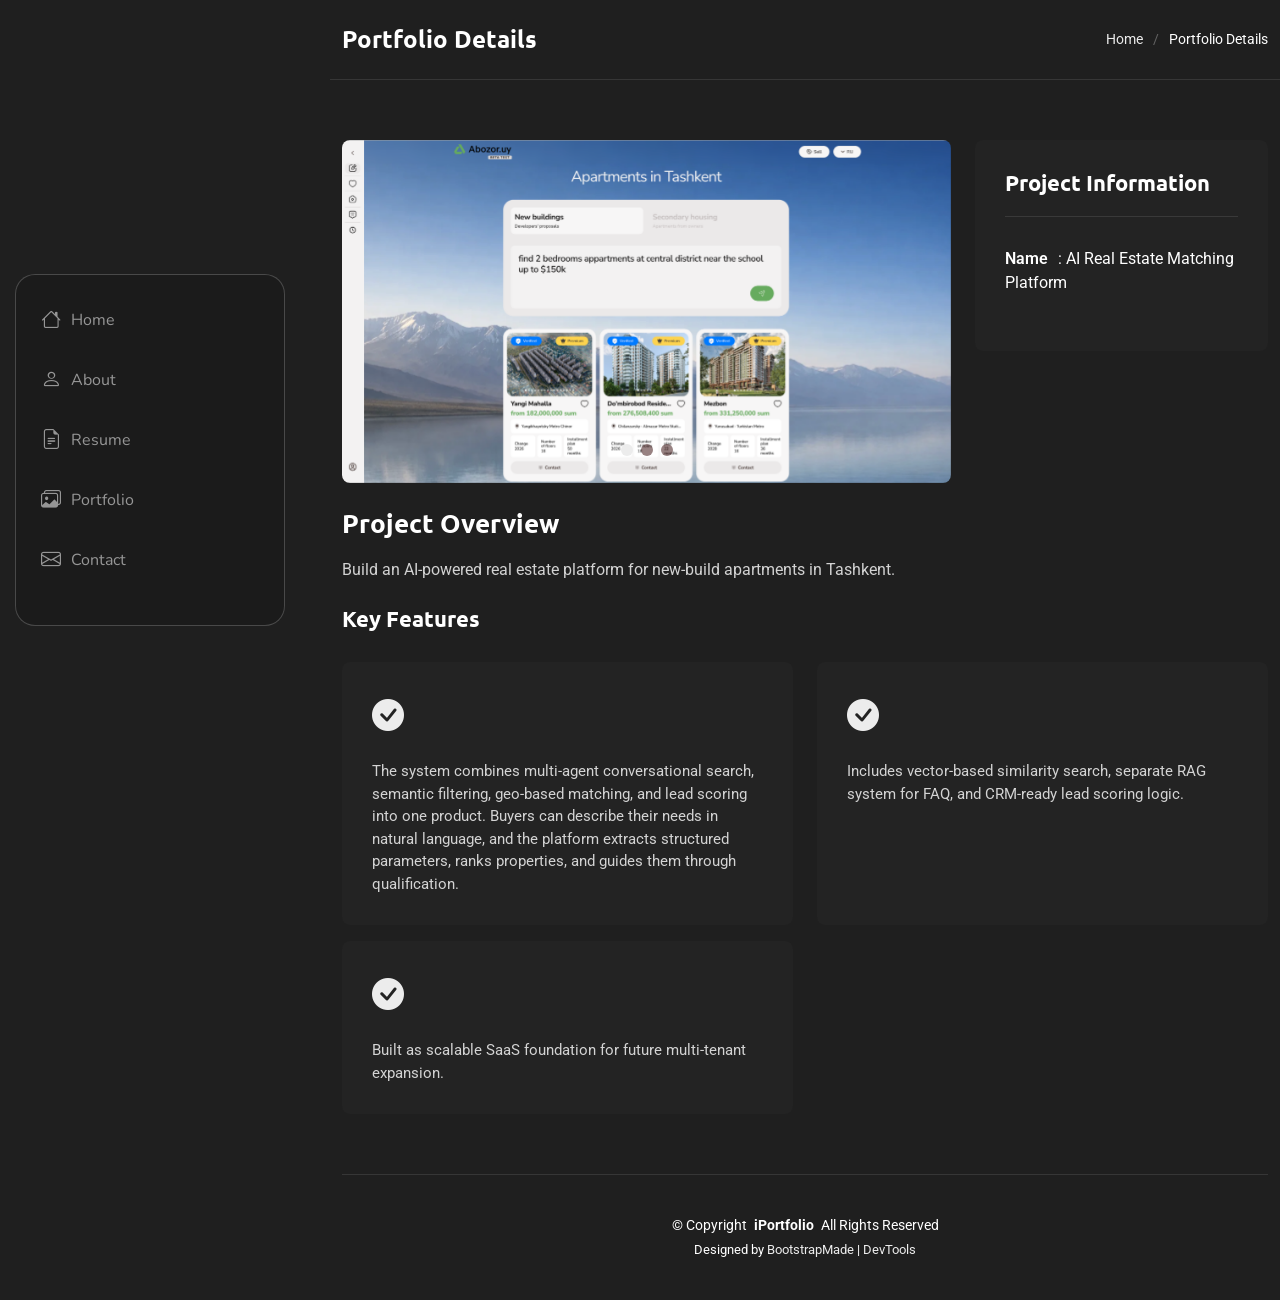
<file: portfolio-estate-details.html>
<!DOCTYPE html>
<html lang="en">

<head>
  <meta charset="utf-8">
  <meta content="width=device-width, initial-scale=1.0" name="viewport">
  <title>Portfolio Details - SnapFolio Bootstrap Template</title>
  <meta name="description" content="">
  <meta name="keywords" content="">

  <!-- Favicons -->
  <link href="assets/img/favicon.png" rel="icon">
  <link href="assets/img/apple-touch-icon.png" rel="apple-touch-icon">

  <!-- Fonts -->
  <link href="https://fonts.googleapis.com" rel="preconnect">
  <link href="https://fonts.gstatic.com" rel="preconnect" crossorigin>
  <link href="https://fonts.googleapis.com/css2?family=Roboto:ital,wght@0,100;0,300;0,400;0,500;0,700;0,900;1,100;1,300;1,400;1,500;1,700;1,900&family=Ubuntu:ital,wght@0,300;0,400;0,500;0,700;1,300;1,400;1,500;1,700&family=Nunito:ital,wght@0,200;0,300;0,400;0,500;0,600;0,700;0,800;0,900;1,200;1,300;1,400;1,500;1,600;1,700;1,800;1,900&display=swap" rel="stylesheet">

  <!-- Vendor CSS Files -->
  <link href="assets/vendor/bootstrap/css/bootstrap.min.css" rel="stylesheet">
  <link href="assets/vendor/bootstrap-icons/bootstrap-icons.css" rel="stylesheet">
  <link href="assets/vendor/aos/aos.css" rel="stylesheet">
  <link href="assets/vendor/glightbox/css/glightbox.min.css" rel="stylesheet">
  <link href="assets/vendor/swiper/swiper-bundle.min.css" rel="stylesheet">

  <!-- Main CSS File -->
  <link href="assets/css/main.css" rel="stylesheet">

  <!-- =======================================================
  * Template Name: SnapFolio
  * Template URL: https://bootstrapmade.com/snapfolio-bootstrap-portfolio-template/
  * Updated: Jul 21 2025 with Bootstrap v5.3.7
  * Author: BootstrapMade.com
  * License: https://bootstrapmade.com/license/
  ======================================================== -->
</head>

<body class="portfolio-details-page">

  <header id="header" class="header dark-background d-flex flex-column justify-content-center">
    <i class="header-toggle d-xl-none bi bi-list"></i>

    <div class="header-container d-flex flex-column align-items-start">
      <nav id="navmenu" class="navmenu">
        <ul>
          <li><a href="index.html"><i class="bi bi-house navicon"></i>Home</a></li>
          <li><a href="index.html#about"><i class="bi bi-person navicon"></i> About</a></li>
          <li><a href="index.html#resume"><i class="bi bi-file-earmark-text navicon"></i> Resume</a></li>
          <li><a href="index.html#portfolio"><i class="bi bi-images navicon"></i> Portfolio</a></li>
          <!-- <li><a href="index.html#services"><i class="bi bi-hdd-stack navicon"></i> Services</a></li> -->
          <li class="dropdown" style="display: none;"><a href="index.html#"><i class="bi bi-menu-button navicon"></i> <span>Dropdown</span> <i class="bi bi-chevron-down toggle-dropdown"></i></a>
            <ul>
              <li><a href="#">Dropdown 1</a></li>
              <li class="dropdown"><a href="#"><span>Deep Dropdown</span> <i class="bi bi-chevron-down toggle-dropdown"></i></a>
                <ul>
                  <li><a href="#">Deep Dropdown 1</a></li>
                  <li><a href="#">Deep Dropdown 2</a></li>
                  <li><a href="#">Deep Dropdown 3</a></li>
                  <li><a href="#">Deep Dropdown 4</a></li>
                  <li><a href="#">Deep Dropdown 5</a></li>
                </ul>
              </li>
              <li><a href="#">Dropdown 2</a></li>
              <li><a href="#">Dropdown 3</a></li>
              <li><a href="#">Dropdown 4</a></li>
            </ul>
          </li>
          <li><a href="index.html#contact"><i class="bi bi-envelope navicon"></i> Contact</a></li>
        </ul>
      </nav>

      <div class="social-links text-center" style="display: none;">
        <a href="#" class="twitter"><i class="bi bi-twitter-x"></i></a>
        <a href="#" class="facebook"><i class="bi bi-facebook"></i></a>
        <a href="#" class="instagram"><i class="bi bi-instagram"></i></a>
        <a href="#" class="google-plus"><i class="bi bi-skype"></i></a>
        <a href="#" class="linkedin"><i class="bi bi-linkedin"></i></a>
      </div>

    </div>

  </header>

  <main class="main">

    <!-- Page Title -->
    <div class="page-title dark-background">
      <div class="container d-lg-flex justify-content-between align-items-center">
        <h1 class="mb-2 mb-lg-0">Portfolio Details</h1>
        <nav class="breadcrumbs">
          <ol>
            <li><a href="index.html">Home</a></li>
            <li class="current">Portfolio Details</li>
          </ol>
        </nav>
      </div>
    </div><!-- End Page Title -->

    <!-- Portfolio Details Section -->
    <section id="portfolio-details" class="portfolio-details section">

      <div class="container" data-aos="fade-up" data-aos-delay="100">

        <div class="row gy-4">

          <div class="col-lg-8">
            <div class="portfolio-details-slider swiper init-swiper">

              <script type="application/json" class="swiper-config">
                {
                  "loop": true,
                  "speed": 600,
                  "autoplay": {
                    "delay": 5000
                  },
                  "slidesPerView": "auto",
                  "pagination": {
                    "el": ".swiper-pagination",
                    "type": "bullets",
                    "clickable": true
                  }
                }
              </script>

              <div class="swiper-wrapper align-items-center">

                <div class="swiper-slide">
                  <img src="assets/img/portfolio/AI-Real-Estate-Matching-Platform.png" alt="Portfolio Image" class="img-fluid" loading="lazy">
                </div>

                <div class="swiper-slide">
                  <img src="assets/img/portfolio/AI-Real-Estate-Matching-Platform1.png" alt="Portfolio Image" class="img-fluid" loading="lazy">
                </div>

                <div class="swiper-slide">
                  <img src="assets/img/portfolio/AI-Real-Estate-Matching-Platform2.png" alt="Portfolio Image" class="img-fluid" loading="lazy">
                </div>

              </div>
              <div class="swiper-pagination"></div>
            </div>
          </div>

          <div class="col-lg-4">
            <div class="portfolio-info" data-aos="fade-left" data-aos-delay="200">
              <h3>Project Information</h3>
              <ul>
                <li><strong>Name</strong>: AI Real Estate Matching Platform</li>
                <!-- <li><strong>Client</strong>: Victoria Technologies</li>
                <li><strong>Project date</strong>: 01 March, 2024</li>
                <li><strong>Project URL</strong>: <a href="#" target="_blank">www.example.com</a></li> -->
              </ul>
            </div>
          </div>

          <div class="col-lg-12">
            <div class="portfolio-description" data-aos="fade-up" data-aos-delay="300">
              <h2>Project Overview</h2>
              <p>
                Build an AI-powered real estate platform for new-build apartments in Tashkent.
              </p>
              
              <div class="features mt-4">
                <h3>Key Features</h3>
                <div class="row gy-3">
                  <div class="col-md-6">
                    <div class="feature-item" data-aos="fade-up" data-aos-delay="400">
                      <i class="bi bi-check-circle-fill"></i>
                      <!-- <h4>Responsive Design</h4> -->
                      <p>The system combines multi-agent conversational search, semantic filtering, geo-based matching, and lead scoring into one product. Buyers can describe their needs in natural language, and the platform extracts structured parameters, ranks properties, and guides them through qualification.</p>
                    </div>
                  </div>
                  <div class="col-md-6">
                    <div class="feature-item" data-aos="fade-up" data-aos-delay="400">
                      <i class="bi bi-check-circle-fill"></i>
                      <!-- <h4>Responsive Design</h4> -->
                      <p>Includes vector-based similarity search, separate RAG system for FAQ, and CRM-ready lead scoring logic.</p>
                    </div>
                  </div>
                  <div class="col-md-6">
                    <div class="feature-item" data-aos="fade-up" data-aos-delay="400">
                      <i class="bi bi-check-circle-fill"></i>
                      <!-- <h4>Responsive Design</h4> -->
                      <p>Built as scalable SaaS foundation for future multi-tenant expansion.</p>
                    </div>
                  </div>
                  <!-- <div class="col-md-6">
                    <div class="feature-item" data-aos="fade-up" data-aos-delay="500">
                      <i class="bi bi-shield-check"></i>
                      <h4>Advanced Security</h4>
                      <p>Admin panel to test chat and manage data source (protected with user authentication)</p>
                    </div>
                  </div>

                  <div class="col-md-6">
                    <div class="feature-item" data-aos="fade-up" data-aos-delay="600">
                      <i class="bi bi-graph-up"></i>
                      <h4>Performance Optimization</h4>
                      <p>Chatbot can be used with any website by including it as an iframe</p>
                    </div>
                  </div>

                  <div class="col-md-6">
                    <div class="feature-item" data-aos="fade-up" data-aos-delay="700">
                      <i class="bi bi-gear"></i>
                      <h4>Easy Integration</h4>
                      <p>Uses various files like .csv, .pdf, .txt, .json as data sources</p>
                    </div>
                  </div> -->
                </div>
              </div>
            </div>
          </div>

        </div>

      </div>

    </section><!-- /Portfolio Details Section -->

  </main>

  <footer id="footer" class="footer position-relative">

    <div class="container">
      <div class="copyright text-center ">
        <p>© <span>Copyright</span> <strong class="px-1 sitename">iPortfolio</strong> <span>All Rights Reserved</span></p>
      </div>
      <div class="credits">
        <!-- All the links in the footer should remain intact. -->
        <!-- You can delete the links only if you've purchased the pro version. -->
        <!-- Licensing information: https://bootstrapmade.com/license/ -->
        <!-- Purchase the pro version with working PHP/AJAX contact form: [buy-url] -->
        Designed by <a href="https://bootstrapmade.com/">BootstrapMade</a> | <a href="https://bootstrapmade.com/tools/">DevTools</a>
      </div>
    </div>

  </footer>

  <!-- Scroll Top -->
  <a href="#" id="scroll-top" class="scroll-top d-flex align-items-center justify-content-center"><i class="bi bi-arrow-up-short"></i></a>

  <!-- Preloader -->
  <div id="preloader"></div>

  <!-- Vendor JS Files -->
  <script src="assets/vendor/bootstrap/js/bootstrap.bundle.min.js"></script>
  <script src="assets/vendor/php-email-form/validate.js"></script>
  <script src="assets/vendor/aos/aos.js"></script>
  <script src="assets/vendor/typed.js/typed.umd.js"></script>
  <script src="assets/vendor/purecounter/purecounter_vanilla.js"></script>
  <script src="assets/vendor/waypoints/noframework.waypoints.js"></script>
  <script src="assets/vendor/isotope-layout/isotope.pkgd.min.js"></script>
  <script src="assets/vendor/imagesloaded/imagesloaded.pkgd.min.js"></script>
  <script src="assets/vendor/glightbox/js/glightbox.min.js"></script>
  <script src="assets/vendor/swiper/swiper-bundle.min.js"></script>

  <!-- Main JS File -->
  <script src="assets/js/main.js"></script>

</body>

</html>
</file>
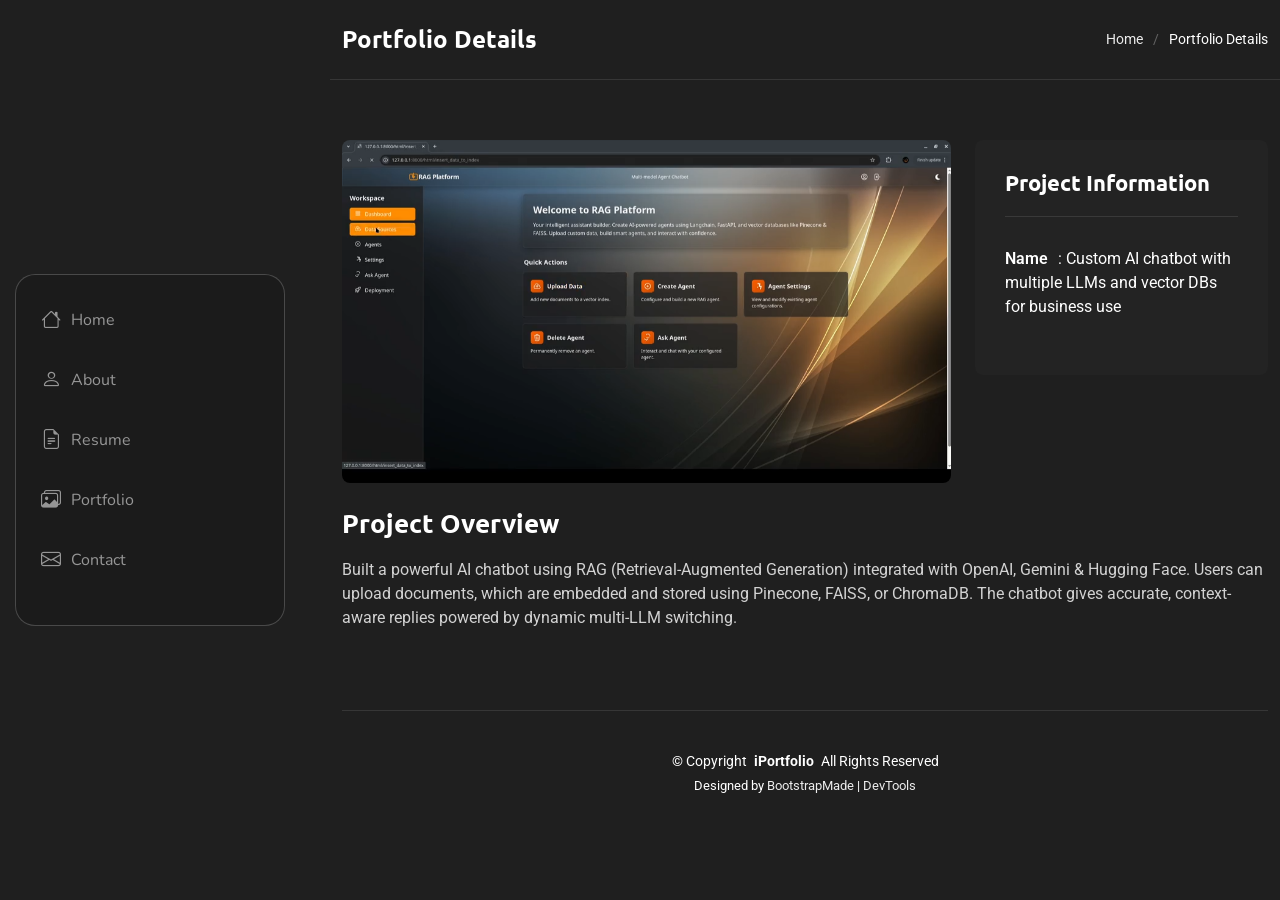
<file: portfolio-multi-chat-details.html>
<!DOCTYPE html>
<html lang="en">

<head>
  <meta charset="utf-8">
  <meta content="width=device-width, initial-scale=1.0" name="viewport">
  <title>Portfolio Details - SnapFolio Bootstrap Template</title>
  <meta name="description" content="">
  <meta name="keywords" content="">

  <!-- Favicons -->
  <link href="assets/img/favicon.png" rel="icon">
  <link href="assets/img/apple-touch-icon.png" rel="apple-touch-icon">

  <!-- Fonts -->
  <link href="https://fonts.googleapis.com" rel="preconnect">
  <link href="https://fonts.gstatic.com" rel="preconnect" crossorigin>
  <link href="https://fonts.googleapis.com/css2?family=Roboto:ital,wght@0,100;0,300;0,400;0,500;0,700;0,900;1,100;1,300;1,400;1,500;1,700;1,900&family=Ubuntu:ital,wght@0,300;0,400;0,500;0,700;1,300;1,400;1,500;1,700&family=Nunito:ital,wght@0,200;0,300;0,400;0,500;0,600;0,700;0,800;0,900;1,200;1,300;1,400;1,500;1,600;1,700;1,800;1,900&display=swap" rel="stylesheet">

  <!-- Vendor CSS Files -->
  <link href="assets/vendor/bootstrap/css/bootstrap.min.css" rel="stylesheet">
  <link href="assets/vendor/bootstrap-icons/bootstrap-icons.css" rel="stylesheet">
  <link href="assets/vendor/aos/aos.css" rel="stylesheet">
  <link href="assets/vendor/glightbox/css/glightbox.min.css" rel="stylesheet">
  <link href="assets/vendor/swiper/swiper-bundle.min.css" rel="stylesheet">

  <!-- Main CSS File -->
  <link href="assets/css/main.css" rel="stylesheet">

  <!-- =======================================================
  * Template Name: SnapFolio
  * Template URL: https://bootstrapmade.com/snapfolio-bootstrap-portfolio-template/
  * Updated: Jul 21 2025 with Bootstrap v5.3.7
  * Author: BootstrapMade.com
  * License: https://bootstrapmade.com/license/
  ======================================================== -->
</head>

<body class="portfolio-details-page">

  <header id="header" class="header dark-background d-flex flex-column justify-content-center">
    <i class="header-toggle d-xl-none bi bi-list"></i>

    <div class="header-container d-flex flex-column align-items-start">
      <nav id="navmenu" class="navmenu">
        <ul>
          <li><a href="index.html"><i class="bi bi-house navicon"></i>Home</a></li>
          <li><a href="index.html#about"><i class="bi bi-person navicon"></i> About</a></li>
          <li><a href="index.html#resume"><i class="bi bi-file-earmark-text navicon"></i> Resume</a></li>
          <li><a href="index.html#portfolio"><i class="bi bi-images navicon"></i> Portfolio</a></li>
          <!-- <li><a href="index.html#services"><i class="bi bi-hdd-stack navicon"></i> Services</a></li> -->
          <li class="dropdown" style="display: none;"><a href="index.html#"><i class="bi bi-menu-button navicon"></i> <span>Dropdown</span> <i class="bi bi-chevron-down toggle-dropdown"></i></a>
            <ul>
              <li><a href="#">Dropdown 1</a></li>
              <li class="dropdown"><a href="#"><span>Deep Dropdown</span> <i class="bi bi-chevron-down toggle-dropdown"></i></a>
                <ul>
                  <li><a href="#">Deep Dropdown 1</a></li>
                  <li><a href="#">Deep Dropdown 2</a></li>
                  <li><a href="#">Deep Dropdown 3</a></li>
                  <li><a href="#">Deep Dropdown 4</a></li>
                  <li><a href="#">Deep Dropdown 5</a></li>
                </ul>
              </li>
              <li><a href="#">Dropdown 2</a></li>
              <li><a href="#">Dropdown 3</a></li>
              <li><a href="#">Dropdown 4</a></li>
            </ul>
          </li>
          <li><a href="index.html#contact"><i class="bi bi-envelope navicon"></i> Contact</a></li>
        </ul>
      </nav>

      <div class="social-links text-center" style="display: none;">
        <a href="#" class="twitter"><i class="bi bi-twitter-x"></i></a>
        <a href="#" class="facebook"><i class="bi bi-facebook"></i></a>
        <a href="#" class="instagram"><i class="bi bi-instagram"></i></a>
        <a href="#" class="google-plus"><i class="bi bi-skype"></i></a>
        <a href="#" class="linkedin"><i class="bi bi-linkedin"></i></a>
      </div>

    </div>

  </header>

  <main class="main">

    <!-- Page Title -->
    <div class="page-title dark-background">
      <div class="container d-lg-flex justify-content-between align-items-center">
        <h1 class="mb-2 mb-lg-0">Portfolio Details</h1>
        <nav class="breadcrumbs">
          <ol>
            <li><a href="index.html">Home</a></li>
            <li class="current">Portfolio Details</li>
          </ol>
        </nav>
      </div>
    </div><!-- End Page Title -->

    <!-- Portfolio Details Section -->
    <section id="portfolio-details" class="portfolio-details section">

      <div class="container" data-aos="fade-up" data-aos-delay="100">

        <div class="row gy-4">

          <div class="col-lg-8">
            <div class="portfolio-details-slider swiper init-swiper">

              <script type="application/json" class="swiper-config">
                {
                  "loop": true,
                  "speed": 600,
                  "autoplay": {
                    "delay": 5000
                  },
                  "slidesPerView": "auto",
                  "pagination": {
                    "el": ".swiper-pagination",
                    "type": "bullets",
                    "clickable": true
                  }
                }
              </script>

              <div class="swiper-wrapper align-items-center">

                <div class="swiper-slide">
                  <img src="assets/img/portfolio/Custom-AI-chatbot-with-multiple-LLMs.png" alt="Portfolio Image" class="img-fluid" loading="lazy">
                </div>

                <!-- <div class="swiper-slide">
                  <img src="assets/img/portfolio/AI-Tender-Evaluation-Platform-Multi-Agent-Scoring1.png" alt="Portfolio Image" class="img-fluid" loading="lazy">
                </div>

                <div class="swiper-slide">
                  <img src="assets/img/portfolio/AI-Tender-Evaluation-Platform-Multi-Agent-Scoring2.png" alt="Portfolio Image" class="img-fluid" loading="lazy">
                </div> -->

              </div>
              <div class="swiper-pagination"></div>
            </div>
          </div>

          <div class="col-lg-4">
            <div class="portfolio-info" data-aos="fade-left" data-aos-delay="200">
              <h3>Project Information</h3>
              <ul>
                <li><strong>Name</strong>: Custom AI chatbot with multiple LLMs and vector DBs for business use</li>
                <!-- <li><strong>Client</strong>: Victoria Technologies</li>
                <li><strong>Project date</strong>: 01 March, 2024</li>
                <li><strong>Project URL</strong>: <a href="#" target="_blank">www.example.com</a></li> -->
              </ul>
            </div>
          </div>

          <div class="col-lg-12">
            <div class="portfolio-description" data-aos="fade-up" data-aos-delay="300">
              <h2>Project Overview</h2>
              <p>
                Built a powerful AI chatbot using RAG (Retrieval-Augmented Generation) integrated with OpenAI, Gemini & Hugging Face. Users can upload documents, which are embedded and stored using Pinecone, FAISS, or ChromaDB. The chatbot gives accurate, context-aware replies powered by dynamic multi-LLM switching.
              </p>
              
              <div class="features mt-4" style="display: none;">
                <h3>Key Features</h3>
                <div class="row gy-3">
                  <div class="col-md-6">
                    <div class="feature-item" data-aos="fade-up" data-aos-delay="400">
                      <i class="bi bi-check-circle-fill"></i>
                      <!-- <h4>Responsive Design</h4> -->
                      <p>Designed and built an AI-powered procurement platform for automated tender generation, compliance validation, and vendor ranking.</p>
                    </div>
                  </div>
                  <div class="col-md-6">
                    <div class="feature-item" data-aos="fade-up" data-aos-delay="400">
                      <i class="bi bi-check-circle-fill"></i>
                      <!-- <h4>Responsive Design</h4> -->
                      <p>The system uses multi-agent orchestration to extract structured requirements, validate vendor responses via RAG, and compute weighted evaluation scores based on government scoring standards.</p>
                    </div>
                  </div>
                  <div class="col-md-6">
                    <div class="feature-item" data-aos="fade-up" data-aos-delay="400">
                      <i class="bi bi-check-circle-fill"></i>
                      <!-- <h4>Responsive Design</h4> -->
                      <p>Includes configurable scoring methods (relative, 0–10 scale, government models), detailed comparison matrix, and AI-assisted requirement drafting.</p>
                    </div>
                  </div>
                  <div class="col-md-6">
                    <div class="feature-item" data-aos="fade-up" data-aos-delay="400">
                      <i class="bi bi-check-circle-fill"></i>
                      <!-- <h4>Responsive Design</h4> -->
                      <p>Built as scalable SaaS for enterprise and government procurement workflows.</p>
                    </div>
                  </div>
                  
                  <!-- <div class="col-md-6">
                    <div class="feature-item" data-aos="fade-up" data-aos-delay="500">
                      <i class="bi bi-shield-check"></i>
                      <h4>Advanced Security</h4>
                      <p>Admin panel to test chat and manage data source (protected with user authentication)</p>
                    </div>
                  </div>

                  <div class="col-md-6">
                    <div class="feature-item" data-aos="fade-up" data-aos-delay="600">
                      <i class="bi bi-graph-up"></i>
                      <h4>Performance Optimization</h4>
                      <p>Chatbot can be used with any website by including it as an iframe</p>
                    </div>
                  </div>

                  <div class="col-md-6">
                    <div class="feature-item" data-aos="fade-up" data-aos-delay="700">
                      <i class="bi bi-gear"></i>
                      <h4>Easy Integration</h4>
                      <p>Uses various files like .csv, .pdf, .txt, .json as data sources</p>
                    </div>
                  </div> -->
                </div>
              </div>
            </div>
          </div>

        </div>

      </div>

    </section><!-- /Portfolio Details Section -->

  </main>

  <footer id="footer" class="footer position-relative">

    <div class="container">
      <div class="copyright text-center ">
        <p>© <span>Copyright</span> <strong class="px-1 sitename">iPortfolio</strong> <span>All Rights Reserved</span></p>
      </div>
      <div class="credits">
        <!-- All the links in the footer should remain intact. -->
        <!-- You can delete the links only if you've purchased the pro version. -->
        <!-- Licensing information: https://bootstrapmade.com/license/ -->
        <!-- Purchase the pro version with working PHP/AJAX contact form: [buy-url] -->
        Designed by <a href="https://bootstrapmade.com/">BootstrapMade</a> | <a href="https://bootstrapmade.com/tools/">DevTools</a>
      </div>
    </div>

  </footer>

  <!-- Scroll Top -->
  <a href="#" id="scroll-top" class="scroll-top d-flex align-items-center justify-content-center"><i class="bi bi-arrow-up-short"></i></a>

  <!-- Preloader -->
  <div id="preloader"></div>

  <!-- Vendor JS Files -->
  <script src="assets/vendor/bootstrap/js/bootstrap.bundle.min.js"></script>
  <script src="assets/vendor/php-email-form/validate.js"></script>
  <script src="assets/vendor/aos/aos.js"></script>
  <script src="assets/vendor/typed.js/typed.umd.js"></script>
  <script src="assets/vendor/purecounter/purecounter_vanilla.js"></script>
  <script src="assets/vendor/waypoints/noframework.waypoints.js"></script>
  <script src="assets/vendor/isotope-layout/isotope.pkgd.min.js"></script>
  <script src="assets/vendor/imagesloaded/imagesloaded.pkgd.min.js"></script>
  <script src="assets/vendor/glightbox/js/glightbox.min.js"></script>
  <script src="assets/vendor/swiper/swiper-bundle.min.js"></script>

  <!-- Main JS File -->
  <script src="assets/js/main.js"></script>

</body>

</html>
</file>
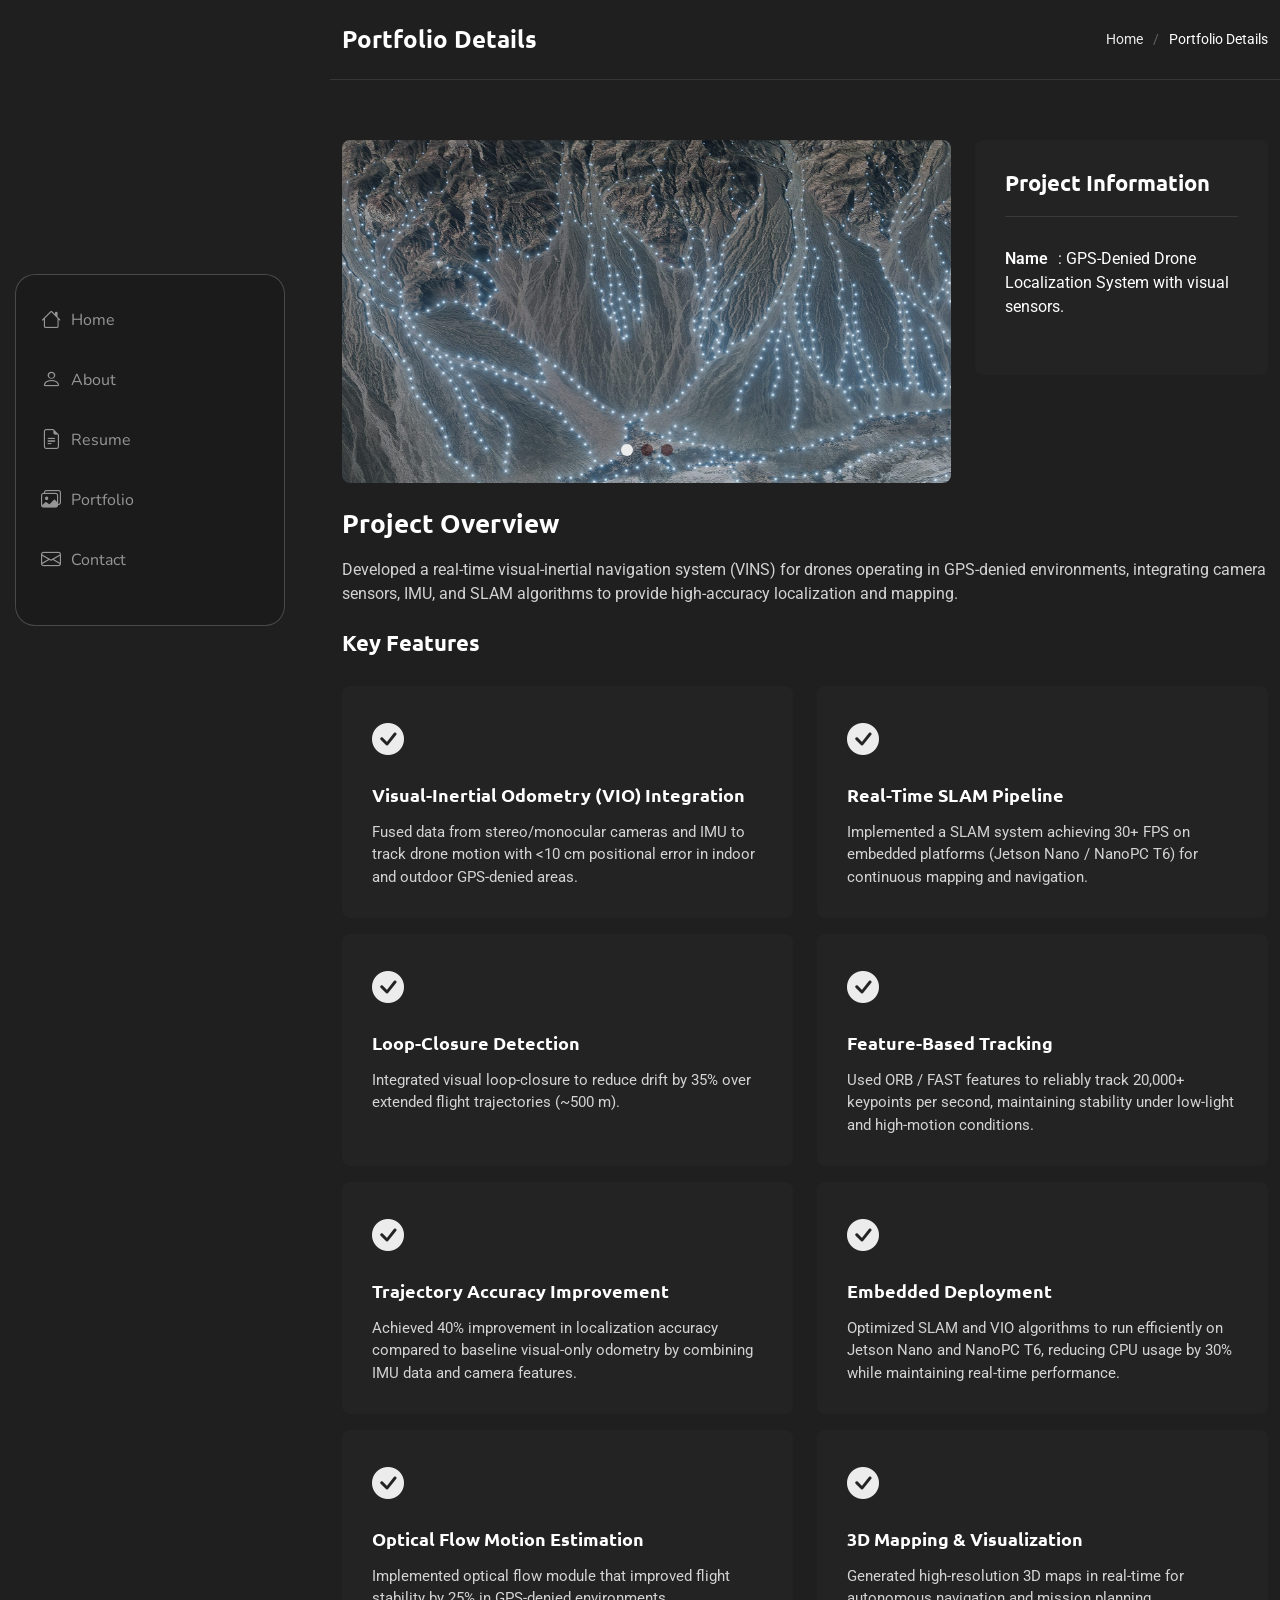
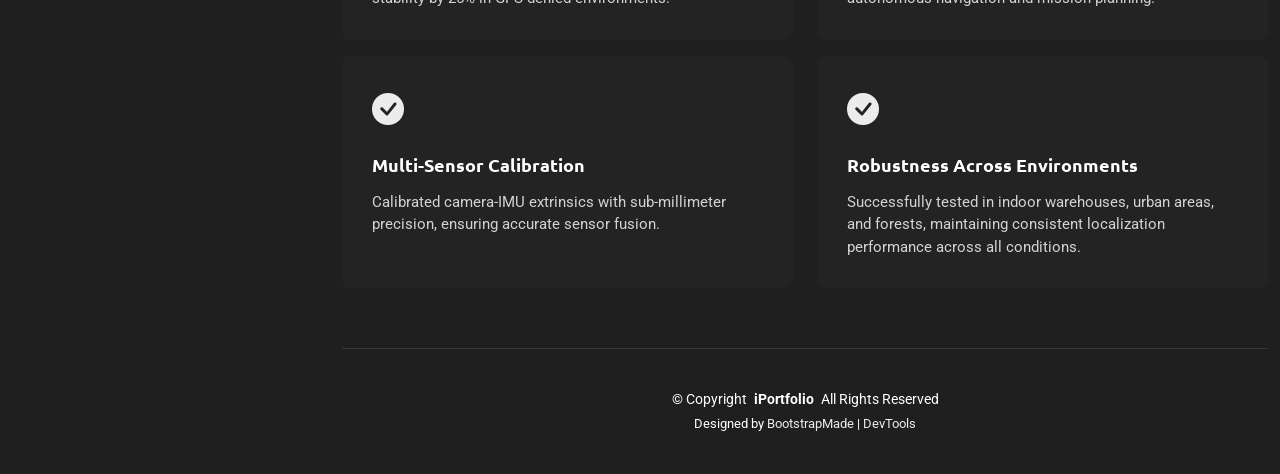
<file: portfolio-nav-details.html>
<!DOCTYPE html>
<html lang="en">

<head>
  <meta charset="utf-8">
  <meta content="width=device-width, initial-scale=1.0" name="viewport">
  <title>Portfolio Details - SnapFolio Bootstrap Template</title>
  <meta name="description" content="">
  <meta name="keywords" content="">

  <!-- Favicons -->
  <link href="assets/img/favicon.png" rel="icon">
  <link href="assets/img/apple-touch-icon.png" rel="apple-touch-icon">

  <!-- Fonts -->
  <link href="https://fonts.googleapis.com" rel="preconnect">
  <link href="https://fonts.gstatic.com" rel="preconnect" crossorigin>
  <link href="https://fonts.googleapis.com/css2?family=Roboto:ital,wght@0,100;0,300;0,400;0,500;0,700;0,900;1,100;1,300;1,400;1,500;1,700;1,900&family=Ubuntu:ital,wght@0,300;0,400;0,500;0,700;1,300;1,400;1,500;1,700&family=Nunito:ital,wght@0,200;0,300;0,400;0,500;0,600;0,700;0,800;0,900;1,200;1,300;1,400;1,500;1,600;1,700;1,800;1,900&display=swap" rel="stylesheet">

  <!-- Vendor CSS Files -->
  <link href="assets/vendor/bootstrap/css/bootstrap.min.css" rel="stylesheet">
  <link href="assets/vendor/bootstrap-icons/bootstrap-icons.css" rel="stylesheet">
  <link href="assets/vendor/aos/aos.css" rel="stylesheet">
  <link href="assets/vendor/glightbox/css/glightbox.min.css" rel="stylesheet">
  <link href="assets/vendor/swiper/swiper-bundle.min.css" rel="stylesheet">

  <!-- Main CSS File -->
  <link href="assets/css/main.css" rel="stylesheet">

  <!-- =======================================================
  * Template Name: SnapFolio
  * Template URL: https://bootstrapmade.com/snapfolio-bootstrap-portfolio-template/
  * Updated: Jul 21 2025 with Bootstrap v5.3.7
  * Author: BootstrapMade.com
  * License: https://bootstrapmade.com/license/
  ======================================================== -->
</head>

<body class="portfolio-details-page">

  <header id="header" class="header dark-background d-flex flex-column justify-content-center">
    <i class="header-toggle d-xl-none bi bi-list"></i>

    <div class="header-container d-flex flex-column align-items-start">
      <nav id="navmenu" class="navmenu">
        <ul>
          <li><a href="index.html"><i class="bi bi-house navicon"></i>Home</a></li>
          <li><a href="index.html#about"><i class="bi bi-person navicon"></i> About</a></li>
          <li><a href="index.html#resume"><i class="bi bi-file-earmark-text navicon"></i> Resume</a></li>
          <li><a href="index.html#portfolio"><i class="bi bi-images navicon"></i> Portfolio</a></li>
          <!-- <li><a href="index.html#services"><i class="bi bi-hdd-stack navicon"></i> Services</a></li> -->
          <li class="dropdown" style="display: none;"><a href="index.html#"><i class="bi bi-menu-button navicon"></i> <span>Dropdown</span> <i class="bi bi-chevron-down toggle-dropdown"></i></a>
            <ul>
              <li><a href="#">Dropdown 1</a></li>
              <li class="dropdown"><a href="#"><span>Deep Dropdown</span> <i class="bi bi-chevron-down toggle-dropdown"></i></a>
                <ul>
                  <li><a href="#">Deep Dropdown 1</a></li>
                  <li><a href="#">Deep Dropdown 2</a></li>
                  <li><a href="#">Deep Dropdown 3</a></li>
                  <li><a href="#">Deep Dropdown 4</a></li>
                  <li><a href="#">Deep Dropdown 5</a></li>
                </ul>
              </li>
              <li><a href="#">Dropdown 2</a></li>
              <li><a href="#">Dropdown 3</a></li>
              <li><a href="#">Dropdown 4</a></li>
            </ul>
          </li>
          <li><a href="index.html#contact"><i class="bi bi-envelope navicon"></i> Contact</a></li>
        </ul>
      </nav>

      <div class="social-links text-center" style="display: none;">
        <a href="#" class="twitter"><i class="bi bi-twitter-x"></i></a>
        <a href="#" class="facebook"><i class="bi bi-facebook"></i></a>
        <a href="#" class="instagram"><i class="bi bi-instagram"></i></a>
        <a href="#" class="google-plus"><i class="bi bi-skype"></i></a>
        <a href="#" class="linkedin"><i class="bi bi-linkedin"></i></a>
      </div>

    </div>

  </header>

  <main class="main">

    <!-- Page Title -->
    <div class="page-title dark-background">
      <div class="container d-lg-flex justify-content-between align-items-center">
        <h1 class="mb-2 mb-lg-0">Portfolio Details</h1>
        <nav class="breadcrumbs">
          <ol>
            <li><a href="index.html">Home</a></li>
            <li class="current">Portfolio Details</li>
          </ol>
        </nav>
      </div>
    </div><!-- End Page Title -->

    <!-- Portfolio Details Section -->
    <section id="portfolio-details" class="portfolio-details section">

      <div class="container" data-aos="fade-up" data-aos-delay="100">

        <div class="row gy-4">

          <div class="col-lg-8">
            <div class="portfolio-details-slider swiper init-swiper">

              <script type="application/json" class="swiper-config">
                {
                  "loop": true,
                  "speed": 600,
                  "autoplay": {
                    "delay": 5000
                  },
                  "slidesPerView": "auto",
                  "pagination": {
                    "el": ".swiper-pagination",
                    "type": "bullets",
                    "clickable": true
                  }
                }
              </script>

              <div class="swiper-wrapper align-items-center">

                <div class="swiper-slide">
                  <img src="assets/img/portfolio/nav-1.jpg" alt="Portfolio Image" class="img-fluid" loading="lazy">
                </div>

                <div class="swiper-slide">
                  <img src="assets/img/portfolio/nav-2.png" alt="Portfolio Image" class="img-fluid" loading="lazy">
                </div>

                <div class="swiper-slide">
                  <img src="assets/img/portfolio/nav-3.png" alt="Portfolio Image" class="img-fluid" loading="lazy">
                </div>

              </div>
              <div class="swiper-pagination"></div>
            </div>
          </div>

          <div class="col-lg-4">
            <div class="portfolio-info" data-aos="fade-left" data-aos-delay="200">
              <h3>Project Information</h3>
              <ul>
                <li><strong>Name</strong>: GPS-Denied Drone Localization System with visual sensors.</li>
                <!-- <li><strong>Client</strong>: Victoria Technologies</li>
                <li><strong>Project date</strong>: 01 March, 2024</li>
                <li><strong>Project URL</strong>: <a href="#" target="_blank">www.example.com</a></li> -->
              </ul>
            </div>
          </div>

          <div class="col-lg-12">
            <div class="portfolio-description" data-aos="fade-up" data-aos-delay="300">
              <h2>Project Overview</h2>
              <p>
                Developed a real-time visual-inertial navigation system (VINS) for drones operating in GPS-denied environments, integrating camera sensors, IMU, and SLAM algorithms to provide high-accuracy localization and mapping.
              </p>
              
              <div class="features mt-4">
                <h3>Key Features</h3>
                <div class="row gy-3">
                  <div class="col-md-6">
                    <div class="feature-item" data-aos="fade-up" data-aos-delay="400">
                      <i class="bi bi-check-circle-fill"></i>
                      <h4>Visual-Inertial Odometry (VIO) Integration</h4>
                      <p>Fused data from stereo/monocular cameras and IMU to track drone motion with <10 cm positional error in indoor and outdoor GPS-denied areas.</p>
                    </div>
                  </div>
                  <div class="col-md-6">
                    <div class="feature-item" data-aos="fade-up" data-aos-delay="400">
                      <i class="bi bi-check-circle-fill"></i>
                      <h4>Real-Time SLAM Pipeline</h4>
                      <p>Implemented a SLAM system achieving 30+ FPS on embedded platforms (Jetson Nano / NanoPC T6) for continuous mapping and navigation.</p>
                    </div>
                  </div>
                  <div class="col-md-6">
                    <div class="feature-item" data-aos="fade-up" data-aos-delay="400">
                      <i class="bi bi-check-circle-fill"></i>
                      <h4>Loop-Closure Detection</h4>
                      <p>Integrated visual loop-closure to reduce drift by 35% over extended flight trajectories (~500 m).</p>
                    </div>
                  </div>
                  <div class="col-md-6">
                    <div class="feature-item" data-aos="fade-up" data-aos-delay="400">
                      <i class="bi bi-check-circle-fill"></i>
                      <h4>Feature-Based Tracking</h4>
                      <p>Used ORB / FAST features to reliably track 20,000+ keypoints per second, maintaining stability under low-light and high-motion conditions.</p>
                    </div>
                  </div>
                  <div class="col-md-6">
                    <div class="feature-item" data-aos="fade-up" data-aos-delay="400">
                      <i class="bi bi-check-circle-fill"></i>
                      <h4>Trajectory Accuracy Improvement</h4>
                      <p>Achieved 40% improvement in localization accuracy compared to baseline visual-only odometry by combining IMU data and camera features.</p>
                    </div>
                  </div>
                  <div class="col-md-6">
                    <div class="feature-item" data-aos="fade-up" data-aos-delay="400">
                      <i class="bi bi-check-circle-fill"></i>
                      <h4>Embedded Deployment</h4>
                      <p>Optimized SLAM and VIO algorithms to run efficiently on Jetson Nano and NanoPC T6, reducing CPU usage by 30% while maintaining real-time performance.</p>
                    </div>
                  </div>
                  <div class="col-md-6">
                    <div class="feature-item" data-aos="fade-up" data-aos-delay="500">
                      <i class="bi bi-check-circle-fill"></i>
                      <h4>Optical Flow Motion Estimation</h4>
                      <p>Implemented optical flow module that improved flight stability by 25% in GPS-denied environments.</p>
                    </div>
                  </div>

                  <div class="col-md-6">
                    <div class="feature-item" data-aos="fade-up" data-aos-delay="600">
                      <i class="bi bi-check-circle-fill"></i>
                      <h4>3D Mapping & Visualization</h4>
                      <p>Generated high-resolution 3D maps in real-time for autonomous navigation and mission planning.</p>
                    </div>
                  </div>

                  <div class="col-md-6">
                    <div class="feature-item" data-aos="fade-up" data-aos-delay="700">
                      <i class="bi bi-check-circle-fill"></i>
                      <h4>Multi-Sensor Calibration</h4>
                      <p>Calibrated camera-IMU extrinsics with sub-millimeter precision, ensuring accurate sensor fusion.</p>
                    </div>
                  </div>

                  <div class="col-md-6">
                    <div class="feature-item" data-aos="fade-up" data-aos-delay="700">
                      <i class="bi bi-check-circle-fill"></i>
                      <h4>Robustness Across Environments</h4>
                      <p>Successfully tested in indoor warehouses, urban areas, and forests, maintaining consistent localization performance across all conditions.</p>
                    </div>
                  </div>
                </div>
              </div>
            </div>
          </div>

        </div>

      </div>

    </section><!-- /Portfolio Details Section -->

  </main>

  <footer id="footer" class="footer position-relative">

    <div class="container">
      <div class="copyright text-center ">
        <p>© <span>Copyright</span> <strong class="px-1 sitename">iPortfolio</strong> <span>All Rights Reserved</span></p>
      </div>
      <div class="credits">
        <!-- All the links in the footer should remain intact. -->
        <!-- You can delete the links only if you've purchased the pro version. -->
        <!-- Licensing information: https://bootstrapmade.com/license/ -->
        <!-- Purchase the pro version with working PHP/AJAX contact form: [buy-url] -->
        Designed by <a href="https://bootstrapmade.com/">BootstrapMade</a> | <a href="https://bootstrapmade.com/tools/">DevTools</a>
      </div>
    </div>

  </footer>

  <!-- Scroll Top -->
  <a href="#" id="scroll-top" class="scroll-top d-flex align-items-center justify-content-center"><i class="bi bi-arrow-up-short"></i></a>

  <!-- Preloader -->
  <div id="preloader"></div>

  <!-- Vendor JS Files -->
  <script src="assets/vendor/bootstrap/js/bootstrap.bundle.min.js"></script>
  <script src="assets/vendor/php-email-form/validate.js"></script>
  <script src="assets/vendor/aos/aos.js"></script>
  <script src="assets/vendor/typed.js/typed.umd.js"></script>
  <script src="assets/vendor/purecounter/purecounter_vanilla.js"></script>
  <script src="assets/vendor/waypoints/noframework.waypoints.js"></script>
  <script src="assets/vendor/isotope-layout/isotope.pkgd.min.js"></script>
  <script src="assets/vendor/imagesloaded/imagesloaded.pkgd.min.js"></script>
  <script src="assets/vendor/glightbox/js/glightbox.min.js"></script>
  <script src="assets/vendor/swiper/swiper-bundle.min.js"></script>

  <!-- Main JS File -->
  <script src="assets/js/main.js"></script>

</body>

</html>
</file>
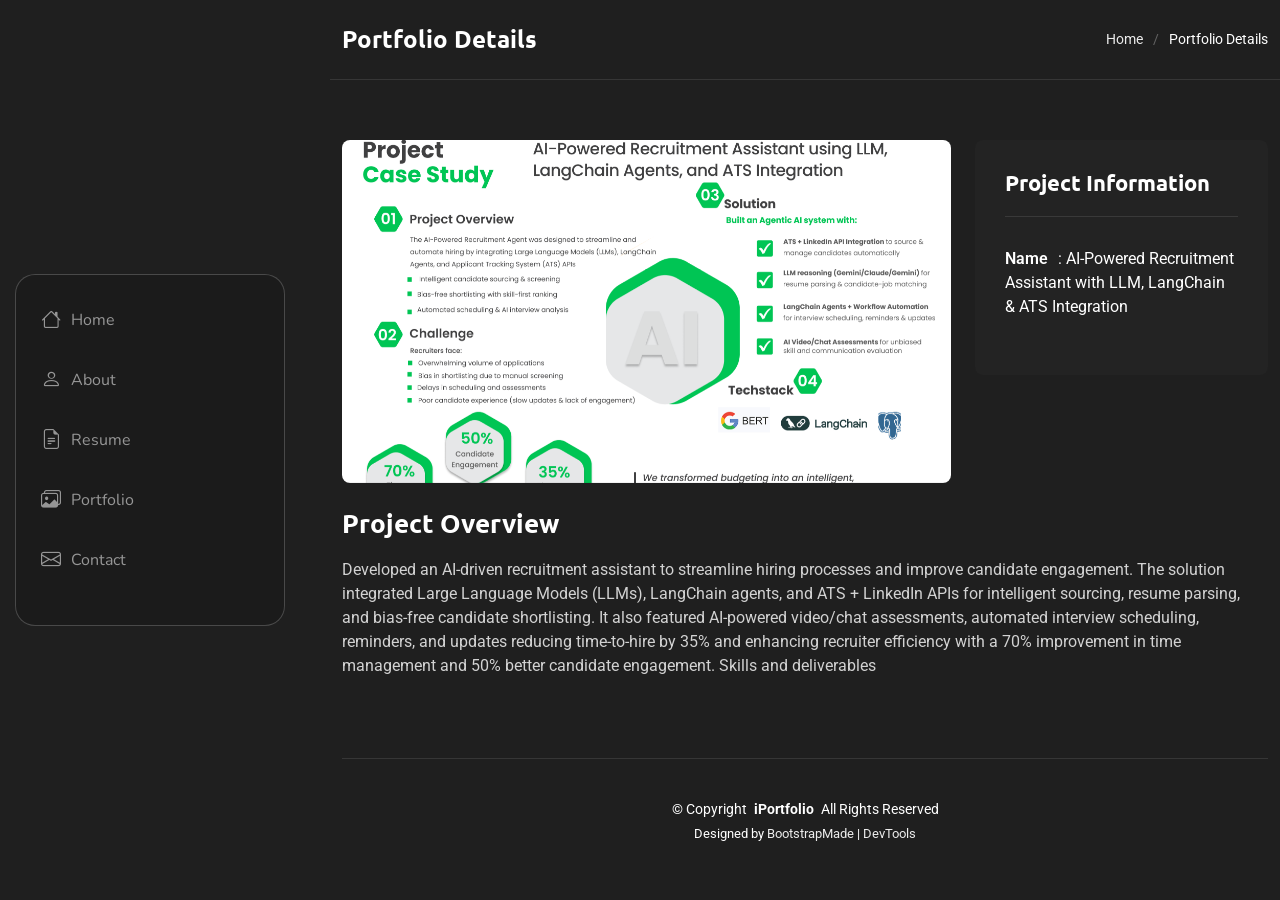
<file: portfolio-recruitment-details.html>
<!DOCTYPE html>
<html lang="en">

<head>
  <meta charset="utf-8">
  <meta content="width=device-width, initial-scale=1.0" name="viewport">
  <title>Portfolio Details - SnapFolio Bootstrap Template</title>
  <meta name="description" content="">
  <meta name="keywords" content="">

  <!-- Favicons -->
  <link href="assets/img/favicon.png" rel="icon">
  <link href="assets/img/apple-touch-icon.png" rel="apple-touch-icon">

  <!-- Fonts -->
  <link href="https://fonts.googleapis.com" rel="preconnect">
  <link href="https://fonts.gstatic.com" rel="preconnect" crossorigin>
  <link href="https://fonts.googleapis.com/css2?family=Roboto:ital,wght@0,100;0,300;0,400;0,500;0,700;0,900;1,100;1,300;1,400;1,500;1,700;1,900&family=Ubuntu:ital,wght@0,300;0,400;0,500;0,700;1,300;1,400;1,500;1,700&family=Nunito:ital,wght@0,200;0,300;0,400;0,500;0,600;0,700;0,800;0,900;1,200;1,300;1,400;1,500;1,600;1,700;1,800;1,900&display=swap" rel="stylesheet">

  <!-- Vendor CSS Files -->
  <link href="assets/vendor/bootstrap/css/bootstrap.min.css" rel="stylesheet">
  <link href="assets/vendor/bootstrap-icons/bootstrap-icons.css" rel="stylesheet">
  <link href="assets/vendor/aos/aos.css" rel="stylesheet">
  <link href="assets/vendor/glightbox/css/glightbox.min.css" rel="stylesheet">
  <link href="assets/vendor/swiper/swiper-bundle.min.css" rel="stylesheet">

  <!-- Main CSS File -->
  <link href="assets/css/main.css" rel="stylesheet">

  <!-- =======================================================
  * Template Name: SnapFolio
  * Template URL: https://bootstrapmade.com/snapfolio-bootstrap-portfolio-template/
  * Updated: Jul 21 2025 with Bootstrap v5.3.7
  * Author: BootstrapMade.com
  * License: https://bootstrapmade.com/license/
  ======================================================== -->
</head>

<body class="portfolio-details-page">

  <header id="header" class="header dark-background d-flex flex-column justify-content-center">
    <i class="header-toggle d-xl-none bi bi-list"></i>

    <div class="header-container d-flex flex-column align-items-start">
      <nav id="navmenu" class="navmenu">
        <ul>
          <li><a href="index.html"><i class="bi bi-house navicon"></i>Home</a></li>
          <li><a href="index.html#about"><i class="bi bi-person navicon"></i> About</a></li>
          <li><a href="index.html#resume"><i class="bi bi-file-earmark-text navicon"></i> Resume</a></li>
          <li><a href="index.html#portfolio"><i class="bi bi-images navicon"></i> Portfolio</a></li>
          <!-- <li><a href="index.html#services"><i class="bi bi-hdd-stack navicon"></i> Services</a></li> -->
          <li class="dropdown" style="display: none;"><a href="index.html#"><i class="bi bi-menu-button navicon"></i> <span>Dropdown</span> <i class="bi bi-chevron-down toggle-dropdown"></i></a>
            <ul>
              <li><a href="#">Dropdown 1</a></li>
              <li class="dropdown"><a href="#"><span>Deep Dropdown</span> <i class="bi bi-chevron-down toggle-dropdown"></i></a>
                <ul>
                  <li><a href="#">Deep Dropdown 1</a></li>
                  <li><a href="#">Deep Dropdown 2</a></li>
                  <li><a href="#">Deep Dropdown 3</a></li>
                  <li><a href="#">Deep Dropdown 4</a></li>
                  <li><a href="#">Deep Dropdown 5</a></li>
                </ul>
              </li>
              <li><a href="#">Dropdown 2</a></li>
              <li><a href="#">Dropdown 3</a></li>
              <li><a href="#">Dropdown 4</a></li>
            </ul>
          </li>
          <li><a href="index.html#contact"><i class="bi bi-envelope navicon"></i> Contact</a></li>
        </ul>
      </nav>

      <div class="social-links text-center" style="display: none;">
        <a href="#" class="twitter"><i class="bi bi-twitter-x"></i></a>
        <a href="#" class="facebook"><i class="bi bi-facebook"></i></a>
        <a href="#" class="instagram"><i class="bi bi-instagram"></i></a>
        <a href="#" class="google-plus"><i class="bi bi-skype"></i></a>
        <a href="#" class="linkedin"><i class="bi bi-linkedin"></i></a>
      </div>

    </div>

  </header>

  <main class="main">

    <!-- Page Title -->
    <div class="page-title dark-background">
      <div class="container d-lg-flex justify-content-between align-items-center">
        <h1 class="mb-2 mb-lg-0">Portfolio Details</h1>
        <nav class="breadcrumbs">
          <ol>
            <li><a href="index.html">Home</a></li>
            <li class="current">Portfolio Details</li>
          </ol>
        </nav>
      </div>
    </div><!-- End Page Title -->

    <!-- Portfolio Details Section -->
    <section id="portfolio-details" class="portfolio-details section">

      <div class="container" data-aos="fade-up" data-aos-delay="100">

        <div class="row gy-4">

          <div class="col-lg-8">
            <div class="portfolio-details-slider swiper init-swiper">

              <script type="application/json" class="swiper-config">
                {
                  "loop": true,
                  "speed": 600,
                  "autoplay": {
                    "delay": 5000
                  },
                  "slidesPerView": "auto",
                  "pagination": {
                    "el": ".swiper-pagination",
                    "type": "bullets",
                    "clickable": true
                  }
                }
              </script>

              <div class="swiper-wrapper align-items-center">

                <div class="swiper-slide">
                  <img src="assets/img/portfolio/AI-Powered-Recruitment-Assistant.png" alt="Portfolio Image" class="img-fluid" loading="lazy">
                </div>

                <!-- <div class="swiper-slide">
                  <img src="assets/img/portfolio/AI-Tender-Evaluation-Platform-Multi-Agent-Scoring1.png" alt="Portfolio Image" class="img-fluid" loading="lazy">
                </div>

                <div class="swiper-slide">
                  <img src="assets/img/portfolio/AI-Tender-Evaluation-Platform-Multi-Agent-Scoring2.png" alt="Portfolio Image" class="img-fluid" loading="lazy">
                </div> -->

              </div>
              <div class="swiper-pagination"></div>
            </div>
          </div>

          <div class="col-lg-4">
            <div class="portfolio-info" data-aos="fade-left" data-aos-delay="200">
              <h3>Project Information</h3>
              <ul>
                <li><strong>Name</strong>: AI-Powered Recruitment Assistant with LLM, LangChain & ATS Integration</li>
                <!-- <li><strong>Client</strong>: Victoria Technologies</li>
                <li><strong>Project date</strong>: 01 March, 2024</li>
                <li><strong>Project URL</strong>: <a href="#" target="_blank">www.example.com</a></li> -->
              </ul>
            </div>
          </div>

          <div class="col-lg-12">
            <div class="portfolio-description" data-aos="fade-up" data-aos-delay="300">
              <h2>Project Overview</h2>
              <p>
                Developed an AI-driven recruitment assistant to streamline hiring processes and improve candidate engagement. The solution integrated Large Language Models (LLMs), LangChain agents, and ATS + LinkedIn APIs for intelligent sourcing, resume parsing, and bias-free candidate shortlisting. It also featured AI-powered video/chat assessments, automated interview scheduling, reminders, and updates reducing time-to-hire by 35% and enhancing recruiter efficiency with a 70% improvement in time management and 50% better candidate engagement. Skills and deliverables
              </p>
              
              <div class="features mt-4" style="display: none;">
                <h3>Key Features</h3>
                <div class="row gy-3">
                  <div class="col-md-6">
                    <div class="feature-item" data-aos="fade-up" data-aos-delay="400">
                      <i class="bi bi-check-circle-fill"></i>
                      <!-- <h4>Responsive Design</h4> -->
                      <p>Built an end-to-end automated system to process voice notes and meeting transcripts using n8n and AI models. Implemented custom dictionary correction, metadata extraction, structured summaries, and automated storage into Google Drive and Sheets. Added customer-specific data extraction and prepared the architecture for future RAG chatbot and CRM integration. Improved documentation speed, accuracy, and knowledge management.</p>
                    </div>
                  </div>
                  <div class="col-md-6">
                    <div class="feature-item" data-aos="fade-up" data-aos-delay="400">
                      <i class="bi bi-check-circle-fill"></i>
                      <!-- <h4>Responsive Design</h4> -->
                      <p>The system uses multi-agent orchestration to extract structured requirements, validate vendor responses via RAG, and compute weighted evaluation scores based on government scoring standards.</p>
                    </div>
                  </div>
                  <div class="col-md-6">
                    <div class="feature-item" data-aos="fade-up" data-aos-delay="400">
                      <i class="bi bi-check-circle-fill"></i>
                      <!-- <h4>Responsive Design</h4> -->
                      <p>Includes configurable scoring methods (relative, 0–10 scale, government models), detailed comparison matrix, and AI-assisted requirement drafting.</p>
                    </div>
                  </div>
                  <div class="col-md-6">
                    <div class="feature-item" data-aos="fade-up" data-aos-delay="400">
                      <i class="bi bi-check-circle-fill"></i>
                      <!-- <h4>Responsive Design</h4> -->
                      <p>Built as scalable SaaS for enterprise and government procurement workflows.</p>
                    </div>
                  </div>
                  
                  <!-- <div class="col-md-6">
                    <div class="feature-item" data-aos="fade-up" data-aos-delay="500">
                      <i class="bi bi-shield-check"></i>
                      <h4>Advanced Security</h4>
                      <p>Admin panel to test chat and manage data source (protected with user authentication)</p>
                    </div>
                  </div>

                  <div class="col-md-6">
                    <div class="feature-item" data-aos="fade-up" data-aos-delay="600">
                      <i class="bi bi-graph-up"></i>
                      <h4>Performance Optimization</h4>
                      <p>Chatbot can be used with any website by including it as an iframe</p>
                    </div>
                  </div>

                  <div class="col-md-6">
                    <div class="feature-item" data-aos="fade-up" data-aos-delay="700">
                      <i class="bi bi-gear"></i>
                      <h4>Easy Integration</h4>
                      <p>Uses various files like .csv, .pdf, .txt, .json as data sources</p>
                    </div>
                  </div> -->
                </div>
              </div>
            </div>
          </div>

        </div>

      </div>

    </section><!-- /Portfolio Details Section -->

  </main>

  <footer id="footer" class="footer position-relative">

    <div class="container">
      <div class="copyright text-center ">
        <p>© <span>Copyright</span> <strong class="px-1 sitename">iPortfolio</strong> <span>All Rights Reserved</span></p>
      </div>
      <div class="credits">
        <!-- All the links in the footer should remain intact. -->
        <!-- You can delete the links only if you've purchased the pro version. -->
        <!-- Licensing information: https://bootstrapmade.com/license/ -->
        <!-- Purchase the pro version with working PHP/AJAX contact form: [buy-url] -->
        Designed by <a href="https://bootstrapmade.com/">BootstrapMade</a> | <a href="https://bootstrapmade.com/tools/">DevTools</a>
      </div>
    </div>

  </footer>

  <!-- Scroll Top -->
  <a href="#" id="scroll-top" class="scroll-top d-flex align-items-center justify-content-center"><i class="bi bi-arrow-up-short"></i></a>

  <!-- Preloader -->
  <div id="preloader"></div>

  <!-- Vendor JS Files -->
  <script src="assets/vendor/bootstrap/js/bootstrap.bundle.min.js"></script>
  <script src="assets/vendor/php-email-form/validate.js"></script>
  <script src="assets/vendor/aos/aos.js"></script>
  <script src="assets/vendor/typed.js/typed.umd.js"></script>
  <script src="assets/vendor/purecounter/purecounter_vanilla.js"></script>
  <script src="assets/vendor/waypoints/noframework.waypoints.js"></script>
  <script src="assets/vendor/isotope-layout/isotope.pkgd.min.js"></script>
  <script src="assets/vendor/imagesloaded/imagesloaded.pkgd.min.js"></script>
  <script src="assets/vendor/glightbox/js/glightbox.min.js"></script>
  <script src="assets/vendor/swiper/swiper-bundle.min.js"></script>

  <!-- Main JS File -->
  <script src="assets/js/main.js"></script>

</body>

</html>
</file>
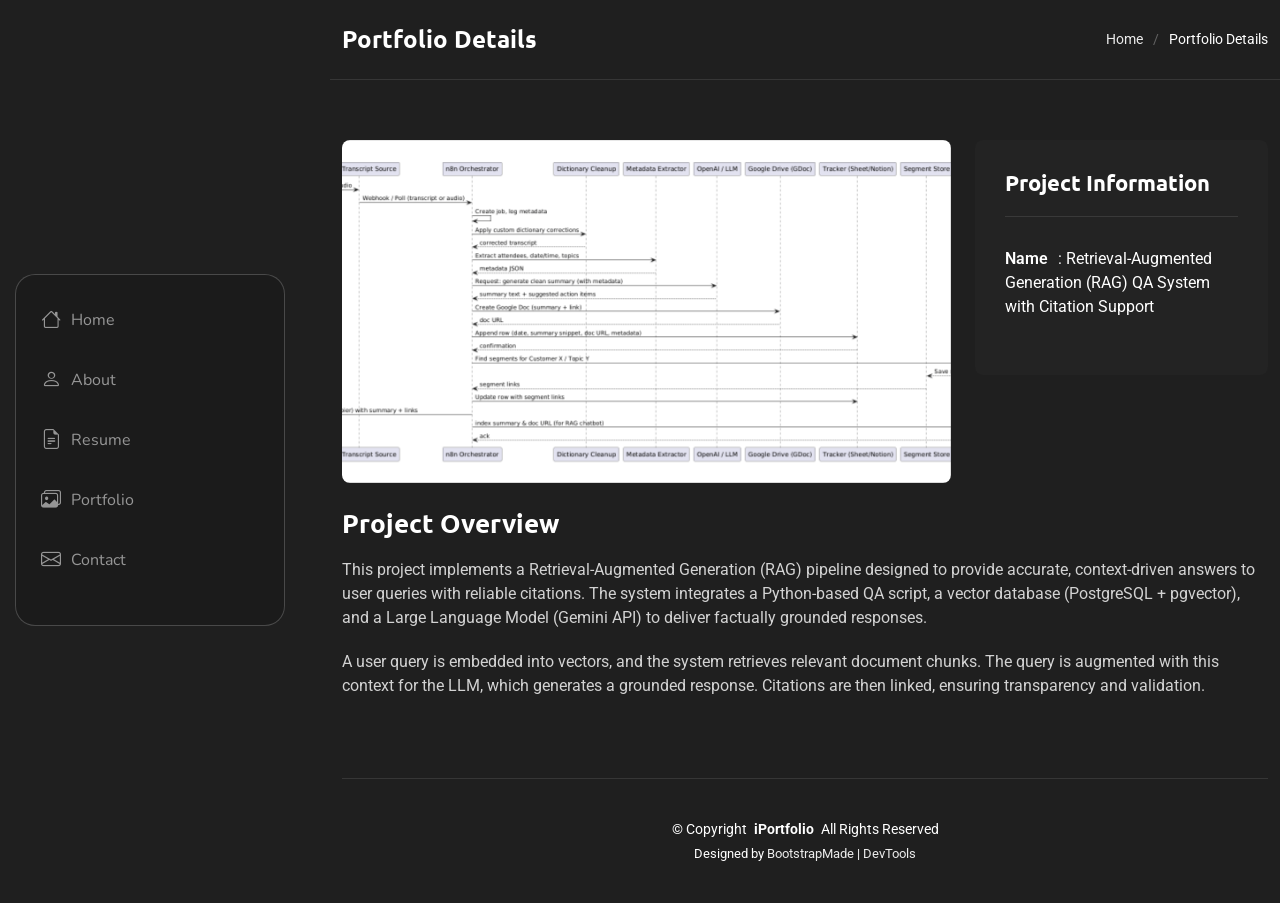
<file: portfolio-retrieval-details.html>
<!DOCTYPE html>
<html lang="en">

<head>
  <meta charset="utf-8">
  <meta content="width=device-width, initial-scale=1.0" name="viewport">
  <title>Portfolio Details - SnapFolio Bootstrap Template</title>
  <meta name="description" content="">
  <meta name="keywords" content="">

  <!-- Favicons -->
  <link href="assets/img/favicon.png" rel="icon">
  <link href="assets/img/apple-touch-icon.png" rel="apple-touch-icon">

  <!-- Fonts -->
  <link href="https://fonts.googleapis.com" rel="preconnect">
  <link href="https://fonts.gstatic.com" rel="preconnect" crossorigin>
  <link href="https://fonts.googleapis.com/css2?family=Roboto:ital,wght@0,100;0,300;0,400;0,500;0,700;0,900;1,100;1,300;1,400;1,500;1,700;1,900&family=Ubuntu:ital,wght@0,300;0,400;0,500;0,700;1,300;1,400;1,500;1,700&family=Nunito:ital,wght@0,200;0,300;0,400;0,500;0,600;0,700;0,800;0,900;1,200;1,300;1,400;1,500;1,600;1,700;1,800;1,900&display=swap" rel="stylesheet">

  <!-- Vendor CSS Files -->
  <link href="assets/vendor/bootstrap/css/bootstrap.min.css" rel="stylesheet">
  <link href="assets/vendor/bootstrap-icons/bootstrap-icons.css" rel="stylesheet">
  <link href="assets/vendor/aos/aos.css" rel="stylesheet">
  <link href="assets/vendor/glightbox/css/glightbox.min.css" rel="stylesheet">
  <link href="assets/vendor/swiper/swiper-bundle.min.css" rel="stylesheet">

  <!-- Main CSS File -->
  <link href="assets/css/main.css" rel="stylesheet">

  <!-- =======================================================
  * Template Name: SnapFolio
  * Template URL: https://bootstrapmade.com/snapfolio-bootstrap-portfolio-template/
  * Updated: Jul 21 2025 with Bootstrap v5.3.7
  * Author: BootstrapMade.com
  * License: https://bootstrapmade.com/license/
  ======================================================== -->
</head>

<body class="portfolio-details-page">

  <header id="header" class="header dark-background d-flex flex-column justify-content-center">
    <i class="header-toggle d-xl-none bi bi-list"></i>

    <div class="header-container d-flex flex-column align-items-start">
      <nav id="navmenu" class="navmenu">
        <ul>
          <li><a href="index.html"><i class="bi bi-house navicon"></i>Home</a></li>
          <li><a href="index.html#about"><i class="bi bi-person navicon"></i> About</a></li>
          <li><a href="index.html#resume"><i class="bi bi-file-earmark-text navicon"></i> Resume</a></li>
          <li><a href="index.html#portfolio"><i class="bi bi-images navicon"></i> Portfolio</a></li>
          <!-- <li><a href="index.html#services"><i class="bi bi-hdd-stack navicon"></i> Services</a></li> -->
          <li class="dropdown" style="display: none;"><a href="index.html#"><i class="bi bi-menu-button navicon"></i> <span>Dropdown</span> <i class="bi bi-chevron-down toggle-dropdown"></i></a>
            <ul>
              <li><a href="#">Dropdown 1</a></li>
              <li class="dropdown"><a href="#"><span>Deep Dropdown</span> <i class="bi bi-chevron-down toggle-dropdown"></i></a>
                <ul>
                  <li><a href="#">Deep Dropdown 1</a></li>
                  <li><a href="#">Deep Dropdown 2</a></li>
                  <li><a href="#">Deep Dropdown 3</a></li>
                  <li><a href="#">Deep Dropdown 4</a></li>
                  <li><a href="#">Deep Dropdown 5</a></li>
                </ul>
              </li>
              <li><a href="#">Dropdown 2</a></li>
              <li><a href="#">Dropdown 3</a></li>
              <li><a href="#">Dropdown 4</a></li>
            </ul>
          </li>
          <li><a href="index.html#contact"><i class="bi bi-envelope navicon"></i> Contact</a></li>
        </ul>
      </nav>

      <div class="social-links text-center" style="display: none;">
        <a href="#" class="twitter"><i class="bi bi-twitter-x"></i></a>
        <a href="#" class="facebook"><i class="bi bi-facebook"></i></a>
        <a href="#" class="instagram"><i class="bi bi-instagram"></i></a>
        <a href="#" class="google-plus"><i class="bi bi-skype"></i></a>
        <a href="#" class="linkedin"><i class="bi bi-linkedin"></i></a>
      </div>

    </div>

  </header>

  <main class="main">

    <!-- Page Title -->
    <div class="page-title dark-background">
      <div class="container d-lg-flex justify-content-between align-items-center">
        <h1 class="mb-2 mb-lg-0">Portfolio Details</h1>
        <nav class="breadcrumbs">
          <ol>
            <li><a href="index.html">Home</a></li>
            <li class="current">Portfolio Details</li>
          </ol>
        </nav>
      </div>
    </div><!-- End Page Title -->

    <!-- Portfolio Details Section -->
    <section id="portfolio-details" class="portfolio-details section">

      <div class="container" data-aos="fade-up" data-aos-delay="100">

        <div class="row gy-4">

          <div class="col-lg-8">
            <div class="portfolio-details-slider swiper init-swiper">

              <script type="application/json" class="swiper-config">
                {
                  "loop": true,
                  "speed": 600,
                  "autoplay": {
                    "delay": 5000
                  },
                  "slidesPerView": "auto",
                  "pagination": {
                    "el": ".swiper-pagination",
                    "type": "bullets",
                    "clickable": true
                  }
                }
              </script>

              <div class="swiper-wrapper align-items-center">

                <div class="swiper-slide">
                  <img src="assets/img/portfolio/AI-Workflow-Processing.png" alt="Portfolio Image" class="img-fluid" loading="lazy">
                </div>

                <!-- <div class="swiper-slide">
                  <img src="assets/img/portfolio/AI-Tender-Evaluation-Platform-Multi-Agent-Scoring1.png" alt="Portfolio Image" class="img-fluid" loading="lazy">
                </div>

                <div class="swiper-slide">
                  <img src="assets/img/portfolio/AI-Tender-Evaluation-Platform-Multi-Agent-Scoring2.png" alt="Portfolio Image" class="img-fluid" loading="lazy">
                </div> -->

              </div>
              <div class="swiper-pagination"></div>
            </div>
          </div>

          <div class="col-lg-4">
            <div class="portfolio-info" data-aos="fade-left" data-aos-delay="200">
              <h3>Project Information</h3>
              <ul>
                <li><strong>Name</strong>: Retrieval-Augmented Generation (RAG) QA System with Citation Support</li>
                <!-- <li><strong>Client</strong>: Victoria Technologies</li>
                <li><strong>Project date</strong>: 01 March, 2024</li>
                <li><strong>Project URL</strong>: <a href="#" target="_blank">www.example.com</a></li> -->
              </ul>
            </div>
          </div>

          <div class="col-lg-12">
            <div class="portfolio-description" data-aos="fade-up" data-aos-delay="300">
              <h2>Project Overview</h2>
              <p>
                This project implements a Retrieval-Augmented Generation (RAG) pipeline designed to provide accurate, context-driven answers to user queries with reliable citations. The system integrates a Python-based QA script, a vector database (PostgreSQL + pgvector), and a Large Language Model (Gemini API) to deliver factually grounded responses.
              </p>

              <p>
                A user query is embedded into vectors, and the system retrieves relevant document chunks. The query is augmented with this context for the LLM, which generates a grounded response. Citations are then linked, ensuring transparency and validation.
              </p>
              
              <div class="features mt-4" style="display: none;">
                <h3>Key Features</h3>
                <div class="row gy-3">
                  <div class="col-md-6">
                    <div class="feature-item" data-aos="fade-up" data-aos-delay="400">
                      <i class="bi bi-check-circle-fill"></i>
                      <!-- <h4>Responsive Design</h4> -->
                      <p>Built an end-to-end automated system to process voice notes and meeting transcripts using n8n and AI models. Implemented custom dictionary correction, metadata extraction, structured summaries, and automated storage into Google Drive and Sheets. Added customer-specific data extraction and prepared the architecture for future RAG chatbot and CRM integration. Improved documentation speed, accuracy, and knowledge management.</p>
                    </div>
                  </div>
                  <div class="col-md-6">
                    <div class="feature-item" data-aos="fade-up" data-aos-delay="400">
                      <i class="bi bi-check-circle-fill"></i>
                      <!-- <h4>Responsive Design</h4> -->
                      <p>The system uses multi-agent orchestration to extract structured requirements, validate vendor responses via RAG, and compute weighted evaluation scores based on government scoring standards.</p>
                    </div>
                  </div>
                  <div class="col-md-6">
                    <div class="feature-item" data-aos="fade-up" data-aos-delay="400">
                      <i class="bi bi-check-circle-fill"></i>
                      <!-- <h4>Responsive Design</h4> -->
                      <p>Includes configurable scoring methods (relative, 0–10 scale, government models), detailed comparison matrix, and AI-assisted requirement drafting.</p>
                    </div>
                  </div>
                  <div class="col-md-6">
                    <div class="feature-item" data-aos="fade-up" data-aos-delay="400">
                      <i class="bi bi-check-circle-fill"></i>
                      <!-- <h4>Responsive Design</h4> -->
                      <p>Built as scalable SaaS for enterprise and government procurement workflows.</p>
                    </div>
                  </div>
                  
                  <!-- <div class="col-md-6">
                    <div class="feature-item" data-aos="fade-up" data-aos-delay="500">
                      <i class="bi bi-shield-check"></i>
                      <h4>Advanced Security</h4>
                      <p>Admin panel to test chat and manage data source (protected with user authentication)</p>
                    </div>
                  </div>

                  <div class="col-md-6">
                    <div class="feature-item" data-aos="fade-up" data-aos-delay="600">
                      <i class="bi bi-graph-up"></i>
                      <h4>Performance Optimization</h4>
                      <p>Chatbot can be used with any website by including it as an iframe</p>
                    </div>
                  </div>

                  <div class="col-md-6">
                    <div class="feature-item" data-aos="fade-up" data-aos-delay="700">
                      <i class="bi bi-gear"></i>
                      <h4>Easy Integration</h4>
                      <p>Uses various files like .csv, .pdf, .txt, .json as data sources</p>
                    </div>
                  </div> -->
                </div>
              </div>
            </div>
          </div>

        </div>

      </div>

    </section><!-- /Portfolio Details Section -->

  </main>

  <footer id="footer" class="footer position-relative">

    <div class="container">
      <div class="copyright text-center ">
        <p>© <span>Copyright</span> <strong class="px-1 sitename">iPortfolio</strong> <span>All Rights Reserved</span></p>
      </div>
      <div class="credits">
        <!-- All the links in the footer should remain intact. -->
        <!-- You can delete the links only if you've purchased the pro version. -->
        <!-- Licensing information: https://bootstrapmade.com/license/ -->
        <!-- Purchase the pro version with working PHP/AJAX contact form: [buy-url] -->
        Designed by <a href="https://bootstrapmade.com/">BootstrapMade</a> | <a href="https://bootstrapmade.com/tools/">DevTools</a>
      </div>
    </div>

  </footer>

  <!-- Scroll Top -->
  <a href="#" id="scroll-top" class="scroll-top d-flex align-items-center justify-content-center"><i class="bi bi-arrow-up-short"></i></a>

  <!-- Preloader -->
  <div id="preloader"></div>

  <!-- Vendor JS Files -->
  <script src="assets/vendor/bootstrap/js/bootstrap.bundle.min.js"></script>
  <script src="assets/vendor/php-email-form/validate.js"></script>
  <script src="assets/vendor/aos/aos.js"></script>
  <script src="assets/vendor/typed.js/typed.umd.js"></script>
  <script src="assets/vendor/purecounter/purecounter_vanilla.js"></script>
  <script src="assets/vendor/waypoints/noframework.waypoints.js"></script>
  <script src="assets/vendor/isotope-layout/isotope.pkgd.min.js"></script>
  <script src="assets/vendor/imagesloaded/imagesloaded.pkgd.min.js"></script>
  <script src="assets/vendor/glightbox/js/glightbox.min.js"></script>
  <script src="assets/vendor/swiper/swiper-bundle.min.js"></script>

  <!-- Main JS File -->
  <script src="assets/js/main.js"></script>

</body>

</html>
</file>
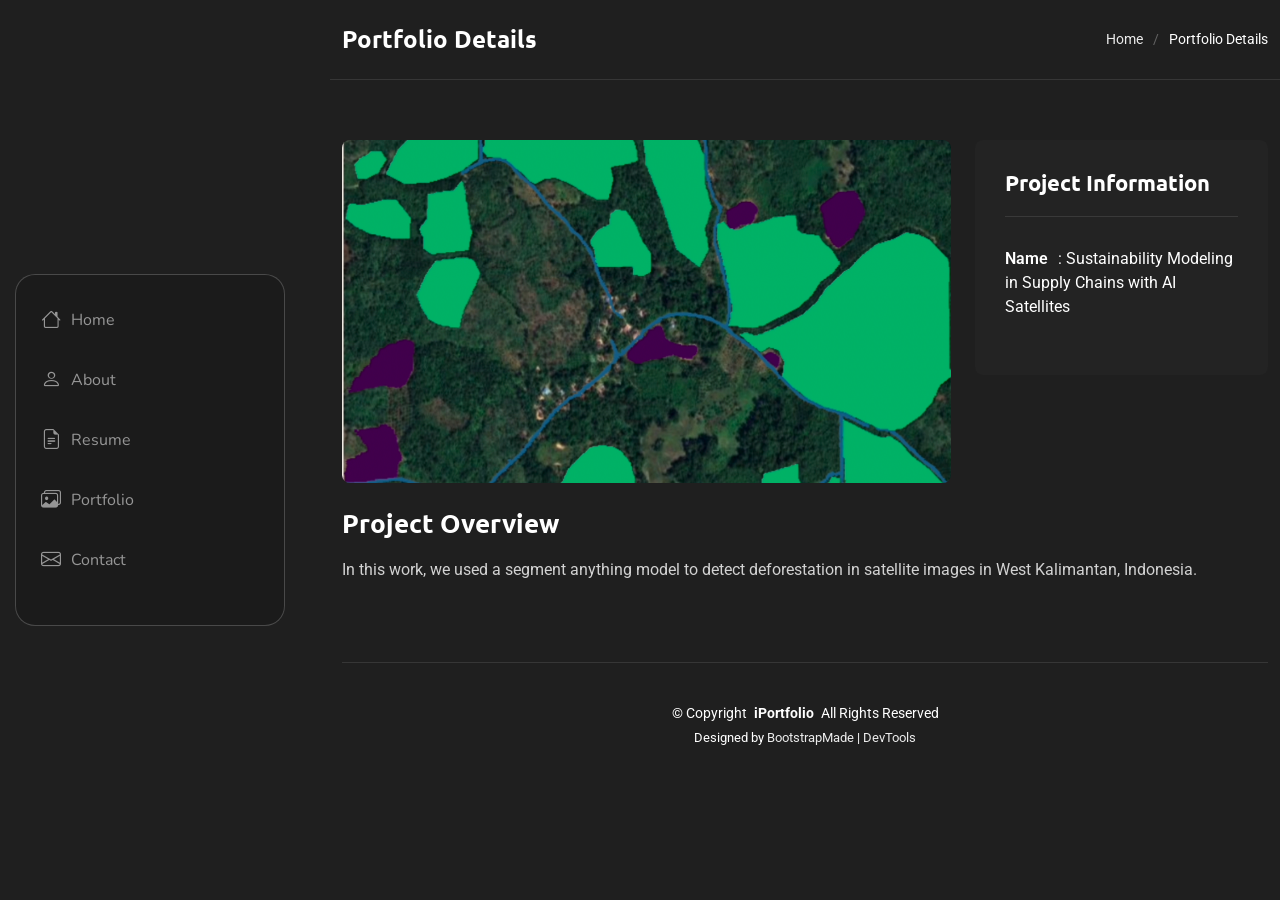
<file: portfolio-sustainability-details.html>
<!DOCTYPE html>
<html lang="en">

<head>
  <meta charset="utf-8">
  <meta content="width=device-width, initial-scale=1.0" name="viewport">
  <title>Portfolio Details - SnapFolio Bootstrap Template</title>
  <meta name="description" content="">
  <meta name="keywords" content="">

  <!-- Favicons -->
  <link href="assets/img/favicon.png" rel="icon">
  <link href="assets/img/apple-touch-icon.png" rel="apple-touch-icon">

  <!-- Fonts -->
  <link href="https://fonts.googleapis.com" rel="preconnect">
  <link href="https://fonts.gstatic.com" rel="preconnect" crossorigin>
  <link href="https://fonts.googleapis.com/css2?family=Roboto:ital,wght@0,100;0,300;0,400;0,500;0,700;0,900;1,100;1,300;1,400;1,500;1,700;1,900&family=Ubuntu:ital,wght@0,300;0,400;0,500;0,700;1,300;1,400;1,500;1,700&family=Nunito:ital,wght@0,200;0,300;0,400;0,500;0,600;0,700;0,800;0,900;1,200;1,300;1,400;1,500;1,600;1,700;1,800;1,900&display=swap" rel="stylesheet">

  <!-- Vendor CSS Files -->
  <link href="assets/vendor/bootstrap/css/bootstrap.min.css" rel="stylesheet">
  <link href="assets/vendor/bootstrap-icons/bootstrap-icons.css" rel="stylesheet">
  <link href="assets/vendor/aos/aos.css" rel="stylesheet">
  <link href="assets/vendor/glightbox/css/glightbox.min.css" rel="stylesheet">
  <link href="assets/vendor/swiper/swiper-bundle.min.css" rel="stylesheet">

  <!-- Main CSS File -->
  <link href="assets/css/main.css" rel="stylesheet">

  <!-- =======================================================
  * Template Name: SnapFolio
  * Template URL: https://bootstrapmade.com/snapfolio-bootstrap-portfolio-template/
  * Updated: Jul 21 2025 with Bootstrap v5.3.7
  * Author: BootstrapMade.com
  * License: https://bootstrapmade.com/license/
  ======================================================== -->
</head>

<body class="portfolio-details-page">

  <header id="header" class="header dark-background d-flex flex-column justify-content-center">
    <i class="header-toggle d-xl-none bi bi-list"></i>

    <div class="header-container d-flex flex-column align-items-start">
      <nav id="navmenu" class="navmenu">
        <ul>
          <li><a href="index.html"><i class="bi bi-house navicon"></i>Home</a></li>
          <li><a href="index.html#about"><i class="bi bi-person navicon"></i> About</a></li>
          <li><a href="index.html#resume"><i class="bi bi-file-earmark-text navicon"></i> Resume</a></li>
          <li><a href="index.html#portfolio"><i class="bi bi-images navicon"></i> Portfolio</a></li>
          <!-- <li><a href="index.html#services"><i class="bi bi-hdd-stack navicon"></i> Services</a></li> -->
          <li class="dropdown" style="display: none;"><a href="index.html#"><i class="bi bi-menu-button navicon"></i> <span>Dropdown</span> <i class="bi bi-chevron-down toggle-dropdown"></i></a>
            <ul>
              <li><a href="#">Dropdown 1</a></li>
              <li class="dropdown"><a href="#"><span>Deep Dropdown</span> <i class="bi bi-chevron-down toggle-dropdown"></i></a>
                <ul>
                  <li><a href="#">Deep Dropdown 1</a></li>
                  <li><a href="#">Deep Dropdown 2</a></li>
                  <li><a href="#">Deep Dropdown 3</a></li>
                  <li><a href="#">Deep Dropdown 4</a></li>
                  <li><a href="#">Deep Dropdown 5</a></li>
                </ul>
              </li>
              <li><a href="#">Dropdown 2</a></li>
              <li><a href="#">Dropdown 3</a></li>
              <li><a href="#">Dropdown 4</a></li>
            </ul>
          </li>
          <li><a href="index.html#contact"><i class="bi bi-envelope navicon"></i> Contact</a></li>
        </ul>
      </nav>

      <div class="social-links text-center" style="display: none;">
        <a href="#" class="twitter"><i class="bi bi-twitter-x"></i></a>
        <a href="#" class="facebook"><i class="bi bi-facebook"></i></a>
        <a href="#" class="instagram"><i class="bi bi-instagram"></i></a>
        <a href="#" class="google-plus"><i class="bi bi-skype"></i></a>
        <a href="#" class="linkedin"><i class="bi bi-linkedin"></i></a>
      </div>

    </div>

  </header>

  <main class="main">

    <!-- Page Title -->
    <div class="page-title dark-background">
      <div class="container d-lg-flex justify-content-between align-items-center">
        <h1 class="mb-2 mb-lg-0">Portfolio Details</h1>
        <nav class="breadcrumbs">
          <ol>
            <li><a href="index.html">Home</a></li>
            <li class="current">Portfolio Details</li>
          </ol>
        </nav>
      </div>
    </div><!-- End Page Title -->

    <!-- Portfolio Details Section -->
    <section id="portfolio-details" class="portfolio-details section">

      <div class="container" data-aos="fade-up" data-aos-delay="100">

        <div class="row gy-4">

          <div class="col-lg-8">
            <div class="portfolio-details-slider swiper init-swiper">

              <script type="application/json" class="swiper-config">
                {
                  "loop": true,
                  "speed": 600,
                  "autoplay": {
                    "delay": 5000
                  },
                  "slidesPerView": "auto",
                  "pagination": {
                    "el": ".swiper-pagination",
                    "type": "bullets",
                    "clickable": true
                  }
                }
              </script>

              <div class="swiper-wrapper align-items-center">

                <div class="swiper-slide">
                  <img src="assets/img/portfolio/Sustainability-Modeling-Supply-Chains-AI-Satellites.png" alt="Portfolio Image" class="img-fluid" loading="lazy">
                </div>

                <!-- <div class="swiper-slide">
                  <img src="assets/img/portfolio/AI-Tender-Evaluation-Platform-Multi-Agent-Scoring1.png" alt="Portfolio Image" class="img-fluid" loading="lazy">
                </div>

                <div class="swiper-slide">
                  <img src="assets/img/portfolio/AI-Tender-Evaluation-Platform-Multi-Agent-Scoring2.png" alt="Portfolio Image" class="img-fluid" loading="lazy">
                </div> -->

              </div>
              <div class="swiper-pagination"></div>
            </div>
          </div>

          <div class="col-lg-4">
            <div class="portfolio-info" data-aos="fade-left" data-aos-delay="200">
              <h3>Project Information</h3>
              <ul>
                <li><strong>Name</strong>: Sustainability Modeling in Supply Chains with AI Satellites</li>
                <!-- <li><strong>Client</strong>: Victoria Technologies</li>
                <li><strong>Project date</strong>: 01 March, 2024</li>
                <li><strong>Project URL</strong>: <a href="#" target="_blank">www.example.com</a></li> -->
              </ul>
            </div>
          </div>

          <div class="col-lg-12">
            <div class="portfolio-description" data-aos="fade-up" data-aos-delay="300">
              <h2>Project Overview</h2>
              <p>
                In this work, we used a segment anything model to detect deforestation in satellite images in West Kalimantan, Indonesia.
              </p>
              
              <div class="features mt-4" style="display: none;">
                <h3>Key Features</h3>
                <div class="row gy-3">
                  <div class="col-md-6">
                    <div class="feature-item" data-aos="fade-up" data-aos-delay="400">
                      <i class="bi bi-check-circle-fill"></i>
                      <!-- <h4>Responsive Design</h4> -->
                      <p>Built an end-to-end automated system to process voice notes and meeting transcripts using n8n and AI models. Implemented custom dictionary correction, metadata extraction, structured summaries, and automated storage into Google Drive and Sheets. Added customer-specific data extraction and prepared the architecture for future RAG chatbot and CRM integration. Improved documentation speed, accuracy, and knowledge management.</p>
                    </div>
                  </div>
                  <div class="col-md-6">
                    <div class="feature-item" data-aos="fade-up" data-aos-delay="400">
                      <i class="bi bi-check-circle-fill"></i>
                      <!-- <h4>Responsive Design</h4> -->
                      <p>The system uses multi-agent orchestration to extract structured requirements, validate vendor responses via RAG, and compute weighted evaluation scores based on government scoring standards.</p>
                    </div>
                  </div>
                  <div class="col-md-6">
                    <div class="feature-item" data-aos="fade-up" data-aos-delay="400">
                      <i class="bi bi-check-circle-fill"></i>
                      <!-- <h4>Responsive Design</h4> -->
                      <p>Includes configurable scoring methods (relative, 0–10 scale, government models), detailed comparison matrix, and AI-assisted requirement drafting.</p>
                    </div>
                  </div>
                  <div class="col-md-6">
                    <div class="feature-item" data-aos="fade-up" data-aos-delay="400">
                      <i class="bi bi-check-circle-fill"></i>
                      <!-- <h4>Responsive Design</h4> -->
                      <p>Built as scalable SaaS for enterprise and government procurement workflows.</p>
                    </div>
                  </div>
                  
                  <!-- <div class="col-md-6">
                    <div class="feature-item" data-aos="fade-up" data-aos-delay="500">
                      <i class="bi bi-shield-check"></i>
                      <h4>Advanced Security</h4>
                      <p>Admin panel to test chat and manage data source (protected with user authentication)</p>
                    </div>
                  </div>

                  <div class="col-md-6">
                    <div class="feature-item" data-aos="fade-up" data-aos-delay="600">
                      <i class="bi bi-graph-up"></i>
                      <h4>Performance Optimization</h4>
                      <p>Chatbot can be used with any website by including it as an iframe</p>
                    </div>
                  </div>

                  <div class="col-md-6">
                    <div class="feature-item" data-aos="fade-up" data-aos-delay="700">
                      <i class="bi bi-gear"></i>
                      <h4>Easy Integration</h4>
                      <p>Uses various files like .csv, .pdf, .txt, .json as data sources</p>
                    </div>
                  </div> -->
                </div>
              </div>
            </div>
          </div>

        </div>

      </div>

    </section><!-- /Portfolio Details Section -->

  </main>

  <footer id="footer" class="footer position-relative">

    <div class="container">
      <div class="copyright text-center ">
        <p>© <span>Copyright</span> <strong class="px-1 sitename">iPortfolio</strong> <span>All Rights Reserved</span></p>
      </div>
      <div class="credits">
        <!-- All the links in the footer should remain intact. -->
        <!-- You can delete the links only if you've purchased the pro version. -->
        <!-- Licensing information: https://bootstrapmade.com/license/ -->
        <!-- Purchase the pro version with working PHP/AJAX contact form: [buy-url] -->
        Designed by <a href="https://bootstrapmade.com/">BootstrapMade</a> | <a href="https://bootstrapmade.com/tools/">DevTools</a>
      </div>
    </div>

  </footer>

  <!-- Scroll Top -->
  <a href="#" id="scroll-top" class="scroll-top d-flex align-items-center justify-content-center"><i class="bi bi-arrow-up-short"></i></a>

  <!-- Preloader -->
  <div id="preloader"></div>

  <!-- Vendor JS Files -->
  <script src="assets/vendor/bootstrap/js/bootstrap.bundle.min.js"></script>
  <script src="assets/vendor/php-email-form/validate.js"></script>
  <script src="assets/vendor/aos/aos.js"></script>
  <script src="assets/vendor/typed.js/typed.umd.js"></script>
  <script src="assets/vendor/purecounter/purecounter_vanilla.js"></script>
  <script src="assets/vendor/waypoints/noframework.waypoints.js"></script>
  <script src="assets/vendor/isotope-layout/isotope.pkgd.min.js"></script>
  <script src="assets/vendor/imagesloaded/imagesloaded.pkgd.min.js"></script>
  <script src="assets/vendor/glightbox/js/glightbox.min.js"></script>
  <script src="assets/vendor/swiper/swiper-bundle.min.js"></script>

  <!-- Main JS File -->
  <script src="assets/js/main.js"></script>

</body>

</html>
</file>
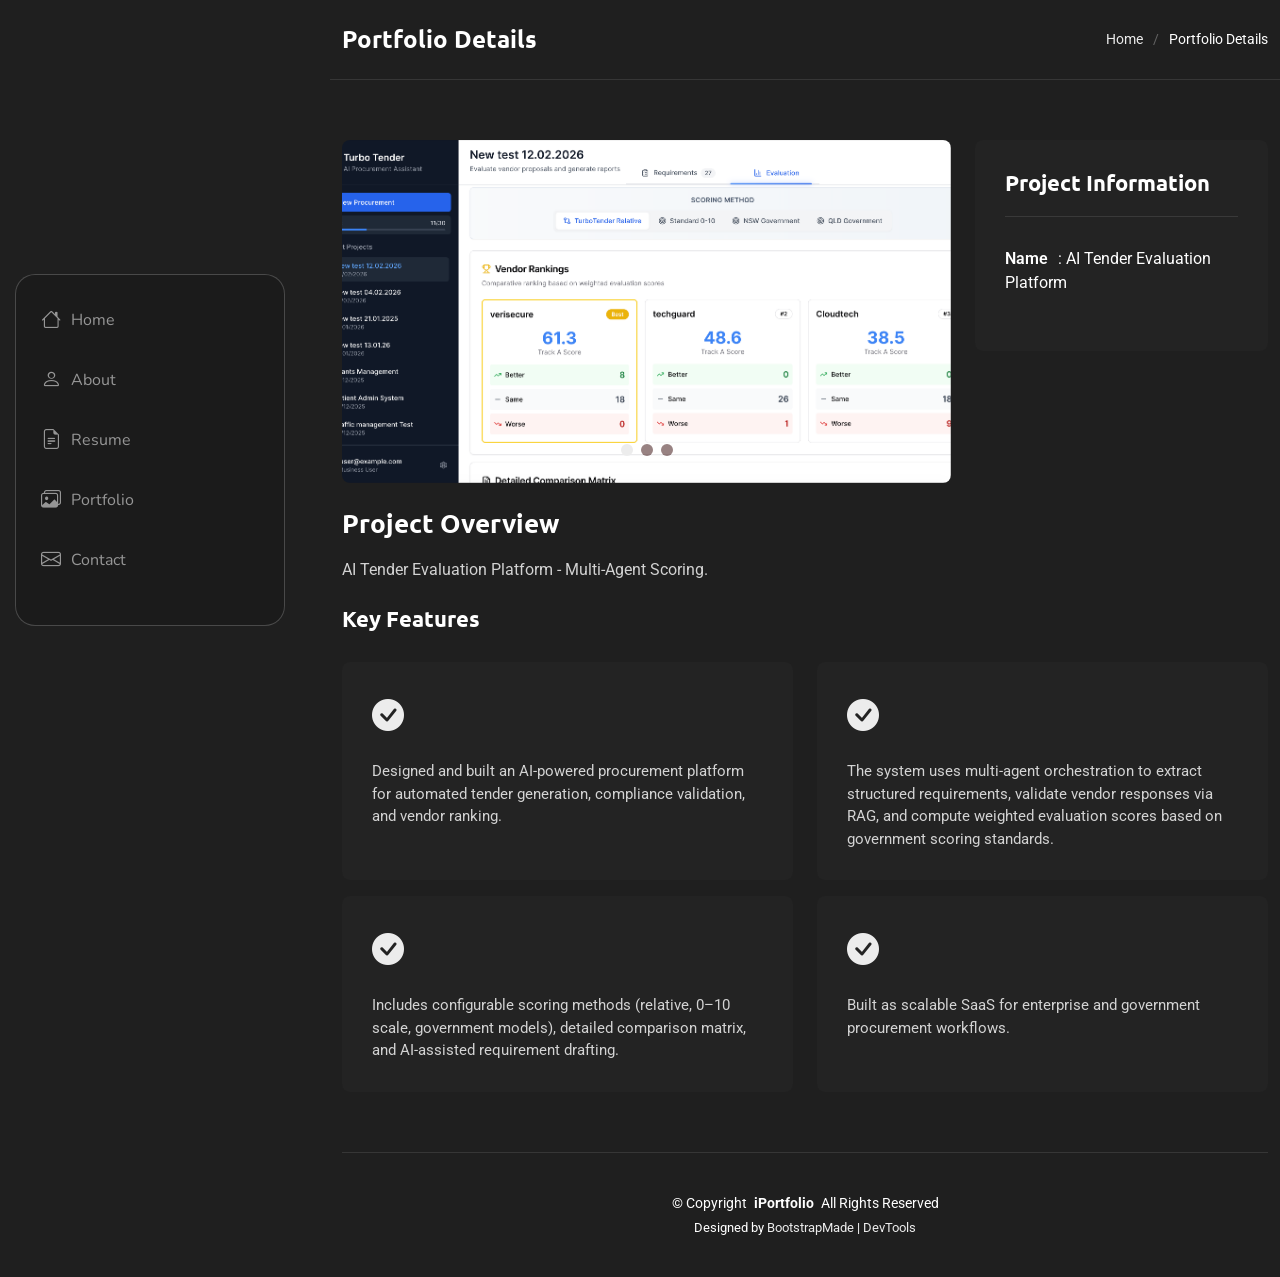
<file: portfolio-tender-details.html>
<!DOCTYPE html>
<html lang="en">

<head>
  <meta charset="utf-8">
  <meta content="width=device-width, initial-scale=1.0" name="viewport">
  <title>Portfolio Details - SnapFolio Bootstrap Template</title>
  <meta name="description" content="">
  <meta name="keywords" content="">

  <!-- Favicons -->
  <link href="assets/img/favicon.png" rel="icon">
  <link href="assets/img/apple-touch-icon.png" rel="apple-touch-icon">

  <!-- Fonts -->
  <link href="https://fonts.googleapis.com" rel="preconnect">
  <link href="https://fonts.gstatic.com" rel="preconnect" crossorigin>
  <link href="https://fonts.googleapis.com/css2?family=Roboto:ital,wght@0,100;0,300;0,400;0,500;0,700;0,900;1,100;1,300;1,400;1,500;1,700;1,900&family=Ubuntu:ital,wght@0,300;0,400;0,500;0,700;1,300;1,400;1,500;1,700&family=Nunito:ital,wght@0,200;0,300;0,400;0,500;0,600;0,700;0,800;0,900;1,200;1,300;1,400;1,500;1,600;1,700;1,800;1,900&display=swap" rel="stylesheet">

  <!-- Vendor CSS Files -->
  <link href="assets/vendor/bootstrap/css/bootstrap.min.css" rel="stylesheet">
  <link href="assets/vendor/bootstrap-icons/bootstrap-icons.css" rel="stylesheet">
  <link href="assets/vendor/aos/aos.css" rel="stylesheet">
  <link href="assets/vendor/glightbox/css/glightbox.min.css" rel="stylesheet">
  <link href="assets/vendor/swiper/swiper-bundle.min.css" rel="stylesheet">

  <!-- Main CSS File -->
  <link href="assets/css/main.css" rel="stylesheet">

  <!-- =======================================================
  * Template Name: SnapFolio
  * Template URL: https://bootstrapmade.com/snapfolio-bootstrap-portfolio-template/
  * Updated: Jul 21 2025 with Bootstrap v5.3.7
  * Author: BootstrapMade.com
  * License: https://bootstrapmade.com/license/
  ======================================================== -->
</head>

<body class="portfolio-details-page">

  <header id="header" class="header dark-background d-flex flex-column justify-content-center">
    <i class="header-toggle d-xl-none bi bi-list"></i>

    <div class="header-container d-flex flex-column align-items-start">
      <nav id="navmenu" class="navmenu">
        <ul>
          <li><a href="index.html"><i class="bi bi-house navicon"></i>Home</a></li>
          <li><a href="index.html#about"><i class="bi bi-person navicon"></i> About</a></li>
          <li><a href="index.html#resume"><i class="bi bi-file-earmark-text navicon"></i> Resume</a></li>
          <li><a href="index.html#portfolio"><i class="bi bi-images navicon"></i> Portfolio</a></li>
          <!-- <li><a href="index.html#services"><i class="bi bi-hdd-stack navicon"></i> Services</a></li> -->
          <li class="dropdown" style="display: none;"><a href="index.html#"><i class="bi bi-menu-button navicon"></i> <span>Dropdown</span> <i class="bi bi-chevron-down toggle-dropdown"></i></a>
            <ul>
              <li><a href="#">Dropdown 1</a></li>
              <li class="dropdown"><a href="#"><span>Deep Dropdown</span> <i class="bi bi-chevron-down toggle-dropdown"></i></a>
                <ul>
                  <li><a href="#">Deep Dropdown 1</a></li>
                  <li><a href="#">Deep Dropdown 2</a></li>
                  <li><a href="#">Deep Dropdown 3</a></li>
                  <li><a href="#">Deep Dropdown 4</a></li>
                  <li><a href="#">Deep Dropdown 5</a></li>
                </ul>
              </li>
              <li><a href="#">Dropdown 2</a></li>
              <li><a href="#">Dropdown 3</a></li>
              <li><a href="#">Dropdown 4</a></li>
            </ul>
          </li>
          <li><a href="index.html#contact"><i class="bi bi-envelope navicon"></i> Contact</a></li>
        </ul>
      </nav>

      <div class="social-links text-center" style="display: none;">
        <a href="#" class="twitter"><i class="bi bi-twitter-x"></i></a>
        <a href="#" class="facebook"><i class="bi bi-facebook"></i></a>
        <a href="#" class="instagram"><i class="bi bi-instagram"></i></a>
        <a href="#" class="google-plus"><i class="bi bi-skype"></i></a>
        <a href="#" class="linkedin"><i class="bi bi-linkedin"></i></a>
      </div>

    </div>

  </header>

  <main class="main">

    <!-- Page Title -->
    <div class="page-title dark-background">
      <div class="container d-lg-flex justify-content-between align-items-center">
        <h1 class="mb-2 mb-lg-0">Portfolio Details</h1>
        <nav class="breadcrumbs">
          <ol>
            <li><a href="index.html">Home</a></li>
            <li class="current">Portfolio Details</li>
          </ol>
        </nav>
      </div>
    </div><!-- End Page Title -->

    <!-- Portfolio Details Section -->
    <section id="portfolio-details" class="portfolio-details section">

      <div class="container" data-aos="fade-up" data-aos-delay="100">

        <div class="row gy-4">

          <div class="col-lg-8">
            <div class="portfolio-details-slider swiper init-swiper">

              <script type="application/json" class="swiper-config">
                {
                  "loop": true,
                  "speed": 600,
                  "autoplay": {
                    "delay": 5000
                  },
                  "slidesPerView": "auto",
                  "pagination": {
                    "el": ".swiper-pagination",
                    "type": "bullets",
                    "clickable": true
                  }
                }
              </script>

              <div class="swiper-wrapper align-items-center">

                <div class="swiper-slide">
                  <img src="assets/img/portfolio/AI-Tender-Evaluation-Platform-Multi-Agent-Scoring.png" alt="Portfolio Image" class="img-fluid" loading="lazy">
                </div>

                <div class="swiper-slide">
                  <img src="assets/img/portfolio/AI-Tender-Evaluation-Platform-Multi-Agent-Scoring1.png" alt="Portfolio Image" class="img-fluid" loading="lazy">
                </div>

                <div class="swiper-slide">
                  <img src="assets/img/portfolio/AI-Tender-Evaluation-Platform-Multi-Agent-Scoring2.png" alt="Portfolio Image" class="img-fluid" loading="lazy">
                </div>

              </div>
              <div class="swiper-pagination"></div>
            </div>
          </div>

          <div class="col-lg-4">
            <div class="portfolio-info" data-aos="fade-left" data-aos-delay="200">
              <h3>Project Information</h3>
              <ul>
                <li><strong>Name</strong>: AI Tender Evaluation Platform</li>
                <!-- <li><strong>Client</strong>: Victoria Technologies</li>
                <li><strong>Project date</strong>: 01 March, 2024</li>
                <li><strong>Project URL</strong>: <a href="#" target="_blank">www.example.com</a></li> -->
              </ul>
            </div>
          </div>

          <div class="col-lg-12">
            <div class="portfolio-description" data-aos="fade-up" data-aos-delay="300">
              <h2>Project Overview</h2>
              <p>
                AI Tender Evaluation Platform - Multi-Agent Scoring.
              </p>
              
              <div class="features mt-4">
                <h3>Key Features</h3>
                <div class="row gy-3">
                  <div class="col-md-6">
                    <div class="feature-item" data-aos="fade-up" data-aos-delay="400">
                      <i class="bi bi-check-circle-fill"></i>
                      <!-- <h4>Responsive Design</h4> -->
                      <p>Designed and built an AI-powered procurement platform for automated tender generation, compliance validation, and vendor ranking.</p>
                    </div>
                  </div>
                  <div class="col-md-6">
                    <div class="feature-item" data-aos="fade-up" data-aos-delay="400">
                      <i class="bi bi-check-circle-fill"></i>
                      <!-- <h4>Responsive Design</h4> -->
                      <p>The system uses multi-agent orchestration to extract structured requirements, validate vendor responses via RAG, and compute weighted evaluation scores based on government scoring standards.</p>
                    </div>
                  </div>
                  <div class="col-md-6">
                    <div class="feature-item" data-aos="fade-up" data-aos-delay="400">
                      <i class="bi bi-check-circle-fill"></i>
                      <!-- <h4>Responsive Design</h4> -->
                      <p>Includes configurable scoring methods (relative, 0–10 scale, government models), detailed comparison matrix, and AI-assisted requirement drafting.</p>
                    </div>
                  </div>
                  <div class="col-md-6">
                    <div class="feature-item" data-aos="fade-up" data-aos-delay="400">
                      <i class="bi bi-check-circle-fill"></i>
                      <!-- <h4>Responsive Design</h4> -->
                      <p>Built as scalable SaaS for enterprise and government procurement workflows.</p>
                    </div>
                  </div>
                  
                  <!-- <div class="col-md-6">
                    <div class="feature-item" data-aos="fade-up" data-aos-delay="500">
                      <i class="bi bi-shield-check"></i>
                      <h4>Advanced Security</h4>
                      <p>Admin panel to test chat and manage data source (protected with user authentication)</p>
                    </div>
                  </div>

                  <div class="col-md-6">
                    <div class="feature-item" data-aos="fade-up" data-aos-delay="600">
                      <i class="bi bi-graph-up"></i>
                      <h4>Performance Optimization</h4>
                      <p>Chatbot can be used with any website by including it as an iframe</p>
                    </div>
                  </div>

                  <div class="col-md-6">
                    <div class="feature-item" data-aos="fade-up" data-aos-delay="700">
                      <i class="bi bi-gear"></i>
                      <h4>Easy Integration</h4>
                      <p>Uses various files like .csv, .pdf, .txt, .json as data sources</p>
                    </div>
                  </div> -->
                </div>
              </div>
            </div>
          </div>

        </div>

      </div>

    </section><!-- /Portfolio Details Section -->

  </main>

  <footer id="footer" class="footer position-relative">

    <div class="container">
      <div class="copyright text-center ">
        <p>© <span>Copyright</span> <strong class="px-1 sitename">iPortfolio</strong> <span>All Rights Reserved</span></p>
      </div>
      <div class="credits">
        <!-- All the links in the footer should remain intact. -->
        <!-- You can delete the links only if you've purchased the pro version. -->
        <!-- Licensing information: https://bootstrapmade.com/license/ -->
        <!-- Purchase the pro version with working PHP/AJAX contact form: [buy-url] -->
        Designed by <a href="https://bootstrapmade.com/">BootstrapMade</a> | <a href="https://bootstrapmade.com/tools/">DevTools</a>
      </div>
    </div>

  </footer>

  <!-- Scroll Top -->
  <a href="#" id="scroll-top" class="scroll-top d-flex align-items-center justify-content-center"><i class="bi bi-arrow-up-short"></i></a>

  <!-- Preloader -->
  <div id="preloader"></div>

  <!-- Vendor JS Files -->
  <script src="assets/vendor/bootstrap/js/bootstrap.bundle.min.js"></script>
  <script src="assets/vendor/php-email-form/validate.js"></script>
  <script src="assets/vendor/aos/aos.js"></script>
  <script src="assets/vendor/typed.js/typed.umd.js"></script>
  <script src="assets/vendor/purecounter/purecounter_vanilla.js"></script>
  <script src="assets/vendor/waypoints/noframework.waypoints.js"></script>
  <script src="assets/vendor/isotope-layout/isotope.pkgd.min.js"></script>
  <script src="assets/vendor/imagesloaded/imagesloaded.pkgd.min.js"></script>
  <script src="assets/vendor/glightbox/js/glightbox.min.js"></script>
  <script src="assets/vendor/swiper/swiper-bundle.min.js"></script>

  <!-- Main JS File -->
  <script src="assets/js/main.js"></script>

</body>

</html>
</file>
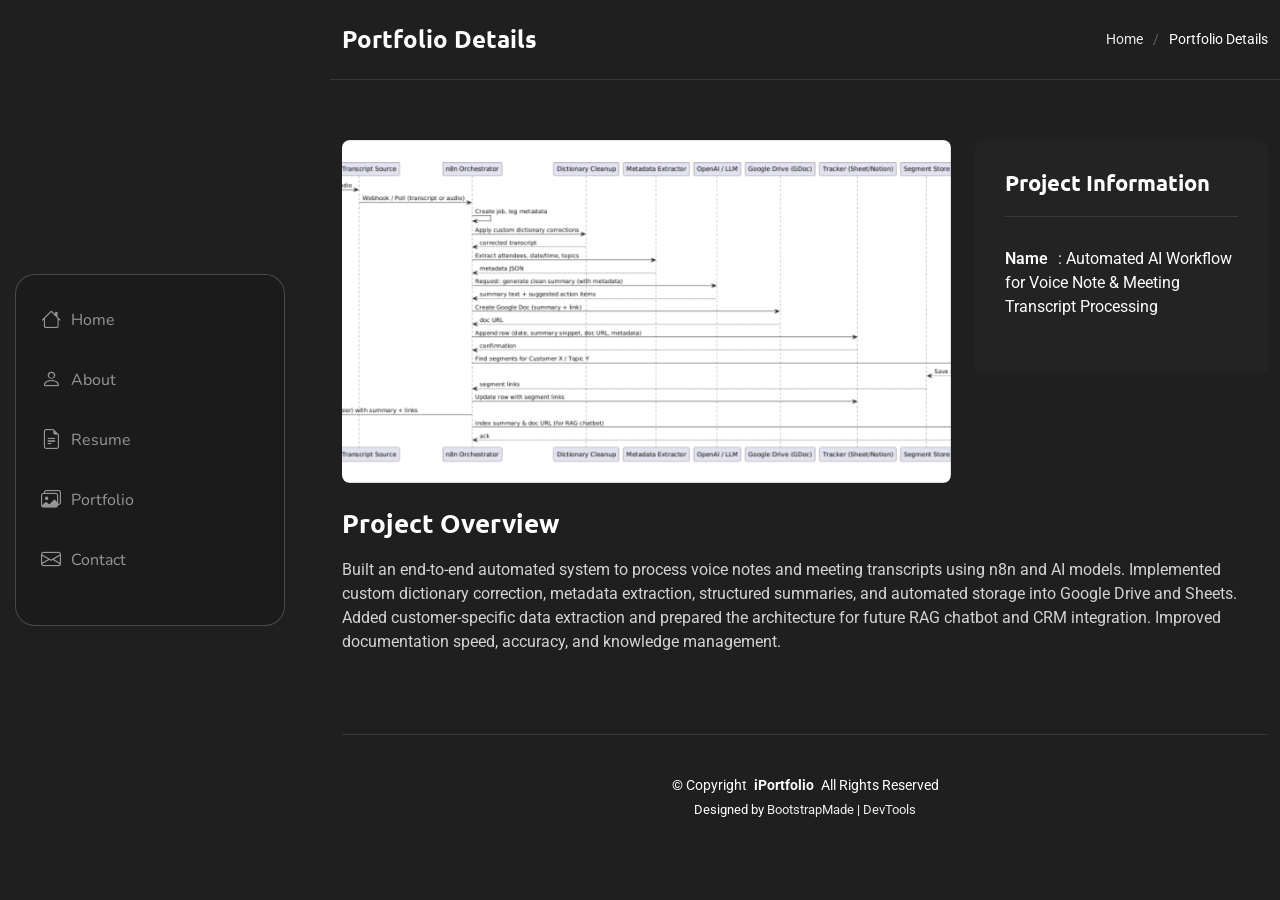
<file: portfolio-workflow-details.html>
<!DOCTYPE html>
<html lang="en">

<head>
  <meta charset="utf-8">
  <meta content="width=device-width, initial-scale=1.0" name="viewport">
  <title>Portfolio Details - SnapFolio Bootstrap Template</title>
  <meta name="description" content="">
  <meta name="keywords" content="">

  <!-- Favicons -->
  <link href="assets/img/favicon.png" rel="icon">
  <link href="assets/img/apple-touch-icon.png" rel="apple-touch-icon">

  <!-- Fonts -->
  <link href="https://fonts.googleapis.com" rel="preconnect">
  <link href="https://fonts.gstatic.com" rel="preconnect" crossorigin>
  <link href="https://fonts.googleapis.com/css2?family=Roboto:ital,wght@0,100;0,300;0,400;0,500;0,700;0,900;1,100;1,300;1,400;1,500;1,700;1,900&family=Ubuntu:ital,wght@0,300;0,400;0,500;0,700;1,300;1,400;1,500;1,700&family=Nunito:ital,wght@0,200;0,300;0,400;0,500;0,600;0,700;0,800;0,900;1,200;1,300;1,400;1,500;1,600;1,700;1,800;1,900&display=swap" rel="stylesheet">

  <!-- Vendor CSS Files -->
  <link href="assets/vendor/bootstrap/css/bootstrap.min.css" rel="stylesheet">
  <link href="assets/vendor/bootstrap-icons/bootstrap-icons.css" rel="stylesheet">
  <link href="assets/vendor/aos/aos.css" rel="stylesheet">
  <link href="assets/vendor/glightbox/css/glightbox.min.css" rel="stylesheet">
  <link href="assets/vendor/swiper/swiper-bundle.min.css" rel="stylesheet">

  <!-- Main CSS File -->
  <link href="assets/css/main.css" rel="stylesheet">

  <!-- =======================================================
  * Template Name: SnapFolio
  * Template URL: https://bootstrapmade.com/snapfolio-bootstrap-portfolio-template/
  * Updated: Jul 21 2025 with Bootstrap v5.3.7
  * Author: BootstrapMade.com
  * License: https://bootstrapmade.com/license/
  ======================================================== -->
</head>

<body class="portfolio-details-page">

  <header id="header" class="header dark-background d-flex flex-column justify-content-center">
    <i class="header-toggle d-xl-none bi bi-list"></i>

    <div class="header-container d-flex flex-column align-items-start">
      <nav id="navmenu" class="navmenu">
        <ul>
          <li><a href="index.html"><i class="bi bi-house navicon"></i>Home</a></li>
          <li><a href="index.html#about"><i class="bi bi-person navicon"></i> About</a></li>
          <li><a href="index.html#resume"><i class="bi bi-file-earmark-text navicon"></i> Resume</a></li>
          <li><a href="index.html#portfolio"><i class="bi bi-images navicon"></i> Portfolio</a></li>
          <!-- <li><a href="index.html#services"><i class="bi bi-hdd-stack navicon"></i> Services</a></li> -->
          <li class="dropdown" style="display: none;"><a href="index.html#"><i class="bi bi-menu-button navicon"></i> <span>Dropdown</span> <i class="bi bi-chevron-down toggle-dropdown"></i></a>
            <ul>
              <li><a href="#">Dropdown 1</a></li>
              <li class="dropdown"><a href="#"><span>Deep Dropdown</span> <i class="bi bi-chevron-down toggle-dropdown"></i></a>
                <ul>
                  <li><a href="#">Deep Dropdown 1</a></li>
                  <li><a href="#">Deep Dropdown 2</a></li>
                  <li><a href="#">Deep Dropdown 3</a></li>
                  <li><a href="#">Deep Dropdown 4</a></li>
                  <li><a href="#">Deep Dropdown 5</a></li>
                </ul>
              </li>
              <li><a href="#">Dropdown 2</a></li>
              <li><a href="#">Dropdown 3</a></li>
              <li><a href="#">Dropdown 4</a></li>
            </ul>
          </li>
          <li><a href="index.html#contact"><i class="bi bi-envelope navicon"></i> Contact</a></li>
        </ul>
      </nav>

      <div class="social-links text-center" style="display: none;">
        <a href="#" class="twitter"><i class="bi bi-twitter-x"></i></a>
        <a href="#" class="facebook"><i class="bi bi-facebook"></i></a>
        <a href="#" class="instagram"><i class="bi bi-instagram"></i></a>
        <a href="#" class="google-plus"><i class="bi bi-skype"></i></a>
        <a href="#" class="linkedin"><i class="bi bi-linkedin"></i></a>
      </div>

    </div>

  </header>

  <main class="main">

    <!-- Page Title -->
    <div class="page-title dark-background">
      <div class="container d-lg-flex justify-content-between align-items-center">
        <h1 class="mb-2 mb-lg-0">Portfolio Details</h1>
        <nav class="breadcrumbs">
          <ol>
            <li><a href="index.html">Home</a></li>
            <li class="current">Portfolio Details</li>
          </ol>
        </nav>
      </div>
    </div><!-- End Page Title -->

    <!-- Portfolio Details Section -->
    <section id="portfolio-details" class="portfolio-details section">

      <div class="container" data-aos="fade-up" data-aos-delay="100">

        <div class="row gy-4">

          <div class="col-lg-8">
            <div class="portfolio-details-slider swiper init-swiper">

              <script type="application/json" class="swiper-config">
                {
                  "loop": true,
                  "speed": 600,
                  "autoplay": {
                    "delay": 5000
                  },
                  "slidesPerView": "auto",
                  "pagination": {
                    "el": ".swiper-pagination",
                    "type": "bullets",
                    "clickable": true
                  }
                }
              </script>

              <div class="swiper-wrapper align-items-center">

                <div class="swiper-slide">
                  <img src="assets/img/portfolio/AI-Workflow-Processing.png" alt="Portfolio Image" class="img-fluid" loading="lazy">
                </div>

                <!-- <div class="swiper-slide">
                  <img src="assets/img/portfolio/AI-Tender-Evaluation-Platform-Multi-Agent-Scoring1.png" alt="Portfolio Image" class="img-fluid" loading="lazy">
                </div>

                <div class="swiper-slide">
                  <img src="assets/img/portfolio/AI-Tender-Evaluation-Platform-Multi-Agent-Scoring2.png" alt="Portfolio Image" class="img-fluid" loading="lazy">
                </div> -->

              </div>
              <div class="swiper-pagination"></div>
            </div>
          </div>

          <div class="col-lg-4">
            <div class="portfolio-info" data-aos="fade-left" data-aos-delay="200">
              <h3>Project Information</h3>
              <ul>
                <li><strong>Name</strong>: Automated AI Workflow for Voice Note & Meeting Transcript Processing</li>
                <!-- <li><strong>Client</strong>: Victoria Technologies</li>
                <li><strong>Project date</strong>: 01 March, 2024</li>
                <li><strong>Project URL</strong>: <a href="#" target="_blank">www.example.com</a></li> -->
              </ul>
            </div>
          </div>

          <div class="col-lg-12">
            <div class="portfolio-description" data-aos="fade-up" data-aos-delay="300">
              <h2>Project Overview</h2>
              <p>
                Built an end-to-end automated system to process voice notes and meeting transcripts using n8n and AI models. Implemented custom dictionary correction, metadata extraction, structured summaries, and automated storage into Google Drive and Sheets. Added customer-specific data extraction and prepared the architecture for future RAG chatbot and CRM integration. Improved documentation speed, accuracy, and knowledge management.
              </p>
              
              <div class="features mt-4" style="display: none;">
                <h3>Key Features</h3>
                <div class="row gy-3">
                  <div class="col-md-6">
                    <div class="feature-item" data-aos="fade-up" data-aos-delay="400">
                      <i class="bi bi-check-circle-fill"></i>
                      <!-- <h4>Responsive Design</h4> -->
                      <p>Built an end-to-end automated system to process voice notes and meeting transcripts using n8n and AI models. Implemented custom dictionary correction, metadata extraction, structured summaries, and automated storage into Google Drive and Sheets. Added customer-specific data extraction and prepared the architecture for future RAG chatbot and CRM integration. Improved documentation speed, accuracy, and knowledge management.</p>
                    </div>
                  </div>
                  <div class="col-md-6">
                    <div class="feature-item" data-aos="fade-up" data-aos-delay="400">
                      <i class="bi bi-check-circle-fill"></i>
                      <!-- <h4>Responsive Design</h4> -->
                      <p>The system uses multi-agent orchestration to extract structured requirements, validate vendor responses via RAG, and compute weighted evaluation scores based on government scoring standards.</p>
                    </div>
                  </div>
                  <div class="col-md-6">
                    <div class="feature-item" data-aos="fade-up" data-aos-delay="400">
                      <i class="bi bi-check-circle-fill"></i>
                      <!-- <h4>Responsive Design</h4> -->
                      <p>Includes configurable scoring methods (relative, 0–10 scale, government models), detailed comparison matrix, and AI-assisted requirement drafting.</p>
                    </div>
                  </div>
                  <div class="col-md-6">
                    <div class="feature-item" data-aos="fade-up" data-aos-delay="400">
                      <i class="bi bi-check-circle-fill"></i>
                      <!-- <h4>Responsive Design</h4> -->
                      <p>Built as scalable SaaS for enterprise and government procurement workflows.</p>
                    </div>
                  </div>
                  
                  <!-- <div class="col-md-6">
                    <div class="feature-item" data-aos="fade-up" data-aos-delay="500">
                      <i class="bi bi-shield-check"></i>
                      <h4>Advanced Security</h4>
                      <p>Admin panel to test chat and manage data source (protected with user authentication)</p>
                    </div>
                  </div>

                  <div class="col-md-6">
                    <div class="feature-item" data-aos="fade-up" data-aos-delay="600">
                      <i class="bi bi-graph-up"></i>
                      <h4>Performance Optimization</h4>
                      <p>Chatbot can be used with any website by including it as an iframe</p>
                    </div>
                  </div>

                  <div class="col-md-6">
                    <div class="feature-item" data-aos="fade-up" data-aos-delay="700">
                      <i class="bi bi-gear"></i>
                      <h4>Easy Integration</h4>
                      <p>Uses various files like .csv, .pdf, .txt, .json as data sources</p>
                    </div>
                  </div> -->
                </div>
              </div>
            </div>
          </div>

        </div>

      </div>

    </section><!-- /Portfolio Details Section -->

  </main>

  <footer id="footer" class="footer position-relative">

    <div class="container">
      <div class="copyright text-center ">
        <p>© <span>Copyright</span> <strong class="px-1 sitename">iPortfolio</strong> <span>All Rights Reserved</span></p>
      </div>
      <div class="credits">
        <!-- All the links in the footer should remain intact. -->
        <!-- You can delete the links only if you've purchased the pro version. -->
        <!-- Licensing information: https://bootstrapmade.com/license/ -->
        <!-- Purchase the pro version with working PHP/AJAX contact form: [buy-url] -->
        Designed by <a href="https://bootstrapmade.com/">BootstrapMade</a> | <a href="https://bootstrapmade.com/tools/">DevTools</a>
      </div>
    </div>

  </footer>

  <!-- Scroll Top -->
  <a href="#" id="scroll-top" class="scroll-top d-flex align-items-center justify-content-center"><i class="bi bi-arrow-up-short"></i></a>

  <!-- Preloader -->
  <div id="preloader"></div>

  <!-- Vendor JS Files -->
  <script src="assets/vendor/bootstrap/js/bootstrap.bundle.min.js"></script>
  <script src="assets/vendor/php-email-form/validate.js"></script>
  <script src="assets/vendor/aos/aos.js"></script>
  <script src="assets/vendor/typed.js/typed.umd.js"></script>
  <script src="assets/vendor/purecounter/purecounter_vanilla.js"></script>
  <script src="assets/vendor/waypoints/noframework.waypoints.js"></script>
  <script src="assets/vendor/isotope-layout/isotope.pkgd.min.js"></script>
  <script src="assets/vendor/imagesloaded/imagesloaded.pkgd.min.js"></script>
  <script src="assets/vendor/glightbox/js/glightbox.min.js"></script>
  <script src="assets/vendor/swiper/swiper-bundle.min.js"></script>

  <!-- Main JS File -->
  <script src="assets/js/main.js"></script>

</body>

</html>
</file>
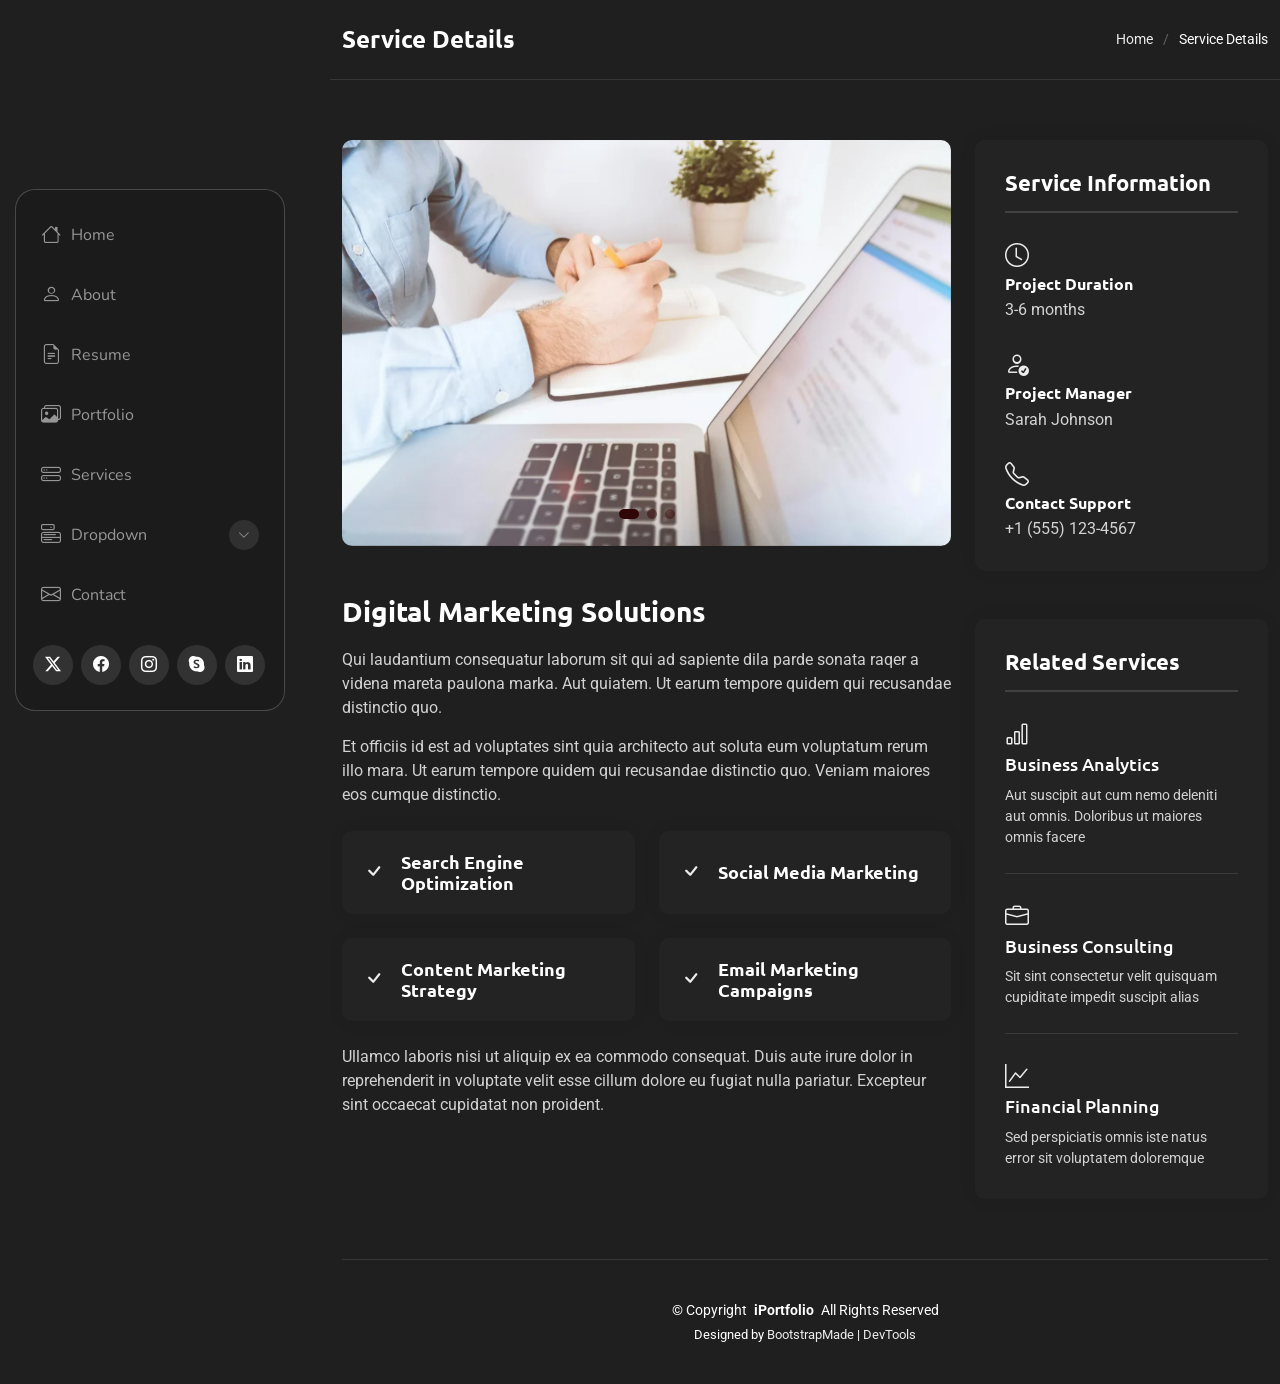
<file: service-details.html>
<!DOCTYPE html>
<html lang="en">

<head>
  <meta charset="utf-8">
  <meta content="width=device-width, initial-scale=1.0" name="viewport">
  <title>Service Details - SnapFolio Bootstrap Template</title>
  <meta name="description" content="">
  <meta name="keywords" content="">

  <!-- Favicons -->
  <link href="assets/img/favicon.png" rel="icon">
  <link href="assets/img/apple-touch-icon.png" rel="apple-touch-icon">

  <!-- Fonts -->
  <link href="https://fonts.googleapis.com" rel="preconnect">
  <link href="https://fonts.gstatic.com" rel="preconnect" crossorigin>
  <link href="https://fonts.googleapis.com/css2?family=Roboto:ital,wght@0,100;0,300;0,400;0,500;0,700;0,900;1,100;1,300;1,400;1,500;1,700;1,900&family=Ubuntu:ital,wght@0,300;0,400;0,500;0,700;1,300;1,400;1,500;1,700&family=Nunito:ital,wght@0,200;0,300;0,400;0,500;0,600;0,700;0,800;0,900;1,200;1,300;1,400;1,500;1,600;1,700;1,800;1,900&display=swap" rel="stylesheet">

  <!-- Vendor CSS Files -->
  <link href="assets/vendor/bootstrap/css/bootstrap.min.css" rel="stylesheet">
  <link href="assets/vendor/bootstrap-icons/bootstrap-icons.css" rel="stylesheet">
  <link href="assets/vendor/aos/aos.css" rel="stylesheet">
  <link href="assets/vendor/glightbox/css/glightbox.min.css" rel="stylesheet">
  <link href="assets/vendor/swiper/swiper-bundle.min.css" rel="stylesheet">

  <!-- Main CSS File -->
  <link href="assets/css/main.css" rel="stylesheet">

  <!-- =======================================================
  * Template Name: SnapFolio
  * Template URL: https://bootstrapmade.com/snapfolio-bootstrap-portfolio-template/
  * Updated: Jul 21 2025 with Bootstrap v5.3.7
  * Author: BootstrapMade.com
  * License: https://bootstrapmade.com/license/
  ======================================================== -->
</head>

<body class="service-details-page">

  <header id="header" class="header dark-background d-flex flex-column justify-content-center">
    <i class="header-toggle d-xl-none bi bi-list"></i>

    <div class="header-container d-flex flex-column align-items-start">
      <nav id="navmenu" class="navmenu">
        <ul>
          <li><a href="#hero"><i class="bi bi-house navicon"></i>Home</a></li>
          <li><a href="#about"><i class="bi bi-person navicon"></i> About</a></li>
          <li><a href="#resume"><i class="bi bi-file-earmark-text navicon"></i> Resume</a></li>
          <li><a href="#portfolio"><i class="bi bi-images navicon"></i> Portfolio</a></li>
          <li><a href="#services"><i class="bi bi-hdd-stack navicon"></i> Services</a></li>
          <li class="dropdown"><a href="#"><i class="bi bi-menu-button navicon"></i> <span>Dropdown</span> <i class="bi bi-chevron-down toggle-dropdown"></i></a>
            <ul>
              <li><a href="#">Dropdown 1</a></li>
              <li class="dropdown"><a href="#"><span>Deep Dropdown</span> <i class="bi bi-chevron-down toggle-dropdown"></i></a>
                <ul>
                  <li><a href="#">Deep Dropdown 1</a></li>
                  <li><a href="#">Deep Dropdown 2</a></li>
                  <li><a href="#">Deep Dropdown 3</a></li>
                  <li><a href="#">Deep Dropdown 4</a></li>
                  <li><a href="#">Deep Dropdown 5</a></li>
                </ul>
              </li>
              <li><a href="#">Dropdown 2</a></li>
              <li><a href="#">Dropdown 3</a></li>
              <li><a href="#">Dropdown 4</a></li>
            </ul>
          </li>
          <li><a href="#contact"><i class="bi bi-envelope navicon"></i> Contact</a></li>
        </ul>
      </nav>

      <div class="social-links text-center">
        <a href="#" class="twitter"><i class="bi bi-twitter-x"></i></a>
        <a href="#" class="facebook"><i class="bi bi-facebook"></i></a>
        <a href="#" class="instagram"><i class="bi bi-instagram"></i></a>
        <a href="#" class="google-plus"><i class="bi bi-skype"></i></a>
        <a href="#" class="linkedin"><i class="bi bi-linkedin"></i></a>
      </div>

    </div>

  </header>

  <main class="main">

    <!-- Page Title -->
    <div class="page-title dark-background">
      <div class="container d-lg-flex justify-content-between align-items-center">
        <h1 class="mb-2 mb-lg-0">Service Details</h1>
        <nav class="breadcrumbs">
          <ol>
            <li><a href="index.html">Home</a></li>
            <li class="current">Service Details</li>
          </ol>
        </nav>
      </div>
    </div><!-- End Page Title -->

    <!-- Service Details Section -->
    <section id="service-details" class="service-details section">

      <div class="container" data-aos="fade-up" data-aos-delay="100">

        <div class="row gy-4">

          <div class="col-lg-8">
            <div class="service-details-slider swiper init-swiper">
              <script type="application/json" class="swiper-config">
                {
                  "loop": true,
                  "speed": 600,
                  "autoplay": {
                    "delay": 5000
                  },
                  "slidesPerView": 1,
                  "pagination": {
                    "el": ".swiper-pagination",
                    "type": "bullets",
                    "clickable": true
                  }
                }
              </script>
              <div class="swiper-wrapper align-items-center">
                <div class="swiper-slide">
                  <img src="assets/img/services/services-1.webp" alt="" class="img-fluid" loading="lazy">
                </div>
                <div class="swiper-slide">
                  <img src="assets/img/services/services-2.webp" alt="" class="img-fluid" loading="lazy">
                </div>
                <div class="swiper-slide">
                  <img src="assets/img/services/services-3.webp" alt="" class="img-fluid" loading="lazy">
                </div>
              </div>
              <div class="swiper-pagination"></div>
            </div>

            <div class="content mt-5">
              <h3>Digital Marketing Solutions</h3>
              <p>
                Qui laudantium consequatur laborum sit qui ad sapiente dila parde sonata raqer a videna mareta paulona marka. Aut quiatem. Ut earum tempore quidem qui recusandae distinctio quo.
              </p>
              <p>
                Et officiis id est ad voluptates sint quia architecto aut soluta eum voluptatum rerum illo mara. Ut earum tempore quidem qui recusandae distinctio quo. Veniam maiores eos cumque distinctio.
              </p>

              <div class="features mt-4">
                <div class="row gy-4">
                  <div class="col-md-6" data-aos="fade-up" data-aos-delay="100">
                    <div class="feature-box d-flex align-items-center">
                      <i class="bi bi-check"></i>
                      <h4>Search Engine Optimization</h4>
                    </div>
                  </div>
                  <div class="col-md-6" data-aos="fade-up" data-aos-delay="200">
                    <div class="feature-box d-flex align-items-center">
                      <i class="bi bi-check"></i>
                      <h4>Social Media Marketing</h4>
                    </div>
                  </div>
                  <div class="col-md-6" data-aos="fade-up" data-aos-delay="300">
                    <div class="feature-box d-flex align-items-center">
                      <i class="bi bi-check"></i>
                      <h4>Content Marketing Strategy</h4>
                    </div>
                  </div>
                  <div class="col-md-6" data-aos="fade-up" data-aos-delay="400">
                    <div class="feature-box d-flex align-items-center">
                      <i class="bi bi-check"></i>
                      <h4>Email Marketing Campaigns</h4>
                    </div>
                  </div>
                </div>
              </div>

              <p class="mt-4">
                Ullamco laboris nisi ut aliquip ex ea commodo consequat. Duis aute irure dolor in reprehenderit in voluptate velit esse cillum dolore eu fugiat nulla pariatur. Excepteur sint occaecat cupidatat non proident.
              </p>
            </div>
          </div>

          <div class="col-lg-4">
            <div class="service-info">
              <h4>Service Information</h4>
              <div class="info-item">
                <i class="bi bi-clock"></i>
                <h5>Project Duration</h5>
                <p>3-6 months</p>
              </div>
              <div class="info-item">
                <i class="bi bi-person-check"></i>
                <h5>Project Manager</h5>
                <p>Sarah Johnson</p>
              </div>
              <div class="info-item">
                <i class="bi bi-telephone"></i>
                <h5>Contact Support</h5>
                <p>+1 (555) 123-4567</p>
              </div>
            </div>

            <div class="related-services mt-5">
              <h4>Related Services</h4>
              <div class="service-item">
                <i class="bi bi-bar-chart"></i>
                <h5><a href="#">Business Analytics</a></h5>
                <p>Aut suscipit aut cum nemo deleniti aut omnis. Doloribus ut maiores omnis facere</p>
              </div>
              <div class="service-item">
                <i class="bi bi-briefcase"></i>
                <h5><a href="#">Business Consulting</a></h5>
                <p>Sit sint consectetur velit quisquam cupiditate impedit suscipit alias</p>
              </div>
              <div class="service-item">
                <i class="bi bi-graph-up"></i>
                <h5><a href="#">Financial Planning</a></h5>
                <p>Sed perspiciatis omnis iste natus error sit voluptatem doloremque</p>
              </div>
            </div>
          </div>

        </div>

      </div>

    </section><!-- /Service Details Section -->

  </main>

  <footer id="footer" class="footer position-relative">

    <div class="container">
      <div class="copyright text-center ">
        <p>© <span>Copyright</span> <strong class="px-1 sitename">iPortfolio</strong> <span>All Rights Reserved</span></p>
      </div>
      <div class="credits">
        <!-- All the links in the footer should remain intact. -->
        <!-- You can delete the links only if you've purchased the pro version. -->
        <!-- Licensing information: https://bootstrapmade.com/license/ -->
        <!-- Purchase the pro version with working PHP/AJAX contact form: [buy-url] -->
        Designed by <a href="https://bootstrapmade.com/">BootstrapMade</a> | <a href="https://bootstrapmade.com/tools/">DevTools</a>
      </div>
    </div>

  </footer>

  <!-- Scroll Top -->
  <a href="#" id="scroll-top" class="scroll-top d-flex align-items-center justify-content-center"><i class="bi bi-arrow-up-short"></i></a>

  <!-- Preloader -->
  <div id="preloader"></div>

  <!-- Vendor JS Files -->
  <script src="assets/vendor/bootstrap/js/bootstrap.bundle.min.js"></script>
  <script src="assets/vendor/php-email-form/validate.js"></script>
  <script src="assets/vendor/aos/aos.js"></script>
  <script src="assets/vendor/typed.js/typed.umd.js"></script>
  <script src="assets/vendor/purecounter/purecounter_vanilla.js"></script>
  <script src="assets/vendor/waypoints/noframework.waypoints.js"></script>
  <script src="assets/vendor/isotope-layout/isotope.pkgd.min.js"></script>
  <script src="assets/vendor/imagesloaded/imagesloaded.pkgd.min.js"></script>
  <script src="assets/vendor/glightbox/js/glightbox.min.js"></script>
  <script src="assets/vendor/swiper/swiper-bundle.min.js"></script>

  <!-- Main JS File -->
  <script src="assets/js/main.js"></script>

</body>

</html>
</file>
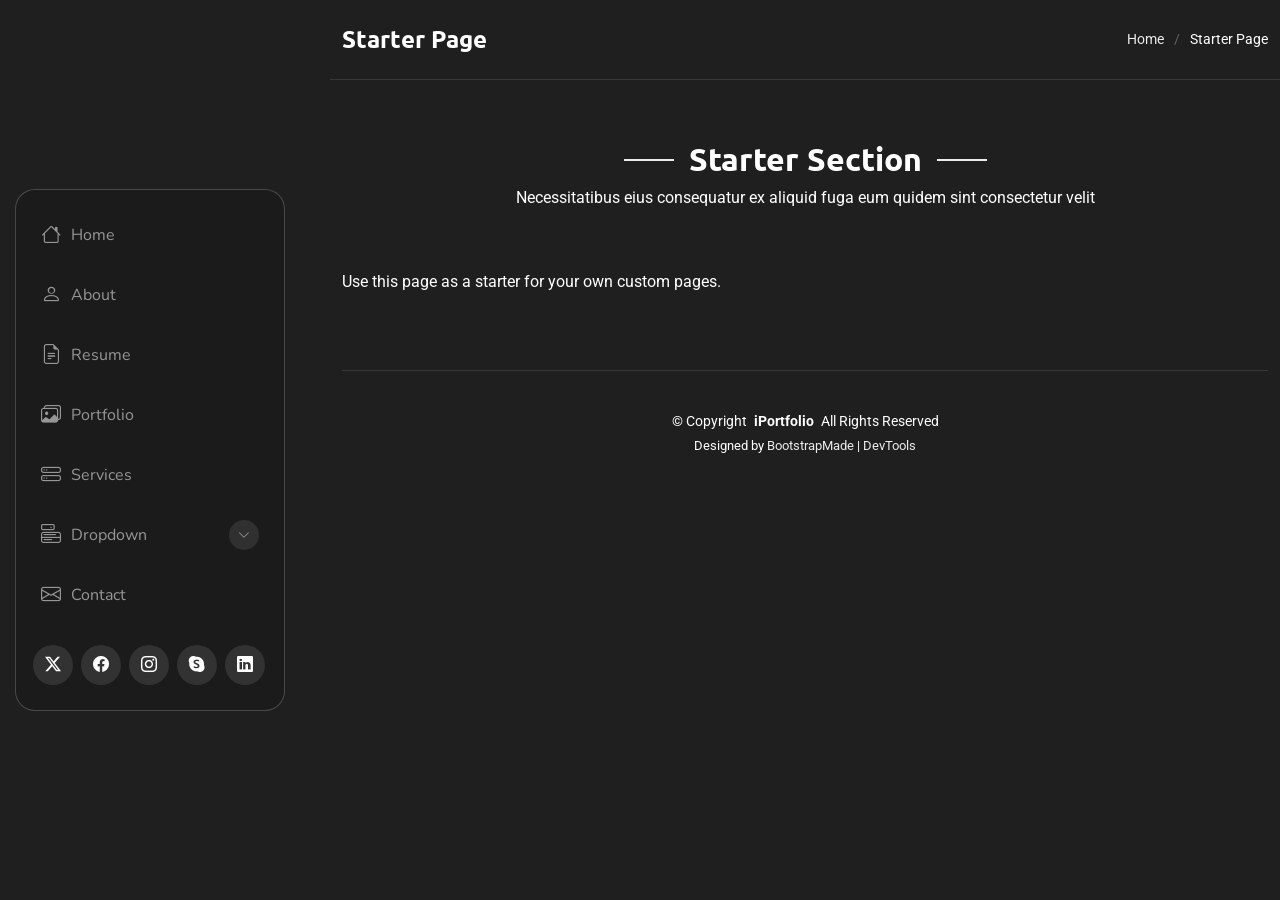
<file: starter-page.html>
<!DOCTYPE html>
<html lang="en">

<head>
  <meta charset="utf-8">
  <meta content="width=device-width, initial-scale=1.0" name="viewport">
  <title>Starter Page - SnapFolio Bootstrap Template</title>
  <meta name="description" content="">
  <meta name="keywords" content="">

  <!-- Favicons -->
  <link href="assets/img/favicon.png" rel="icon">
  <link href="assets/img/apple-touch-icon.png" rel="apple-touch-icon">

  <!-- Fonts -->
  <link href="https://fonts.googleapis.com" rel="preconnect">
  <link href="https://fonts.gstatic.com" rel="preconnect" crossorigin>
  <link href="https://fonts.googleapis.com/css2?family=Roboto:ital,wght@0,100;0,300;0,400;0,500;0,700;0,900;1,100;1,300;1,400;1,500;1,700;1,900&family=Ubuntu:ital,wght@0,300;0,400;0,500;0,700;1,300;1,400;1,500;1,700&family=Nunito:ital,wght@0,200;0,300;0,400;0,500;0,600;0,700;0,800;0,900;1,200;1,300;1,400;1,500;1,600;1,700;1,800;1,900&display=swap" rel="stylesheet">

  <!-- Vendor CSS Files -->
  <link href="assets/vendor/bootstrap/css/bootstrap.min.css" rel="stylesheet">
  <link href="assets/vendor/bootstrap-icons/bootstrap-icons.css" rel="stylesheet">
  <link href="assets/vendor/aos/aos.css" rel="stylesheet">
  <link href="assets/vendor/glightbox/css/glightbox.min.css" rel="stylesheet">
  <link href="assets/vendor/swiper/swiper-bundle.min.css" rel="stylesheet">

  <!-- Main CSS File -->
  <link href="assets/css/main.css" rel="stylesheet">

  <!-- =======================================================
  * Template Name: SnapFolio
  * Template URL: https://bootstrapmade.com/snapfolio-bootstrap-portfolio-template/
  * Updated: Jul 21 2025 with Bootstrap v5.3.7
  * Author: BootstrapMade.com
  * License: https://bootstrapmade.com/license/
  ======================================================== -->
</head>

<body class="starter-page-page">

  <header id="header" class="header dark-background d-flex flex-column justify-content-center">
    <i class="header-toggle d-xl-none bi bi-list"></i>

    <div class="header-container d-flex flex-column align-items-start">
      <nav id="navmenu" class="navmenu">
        <ul>
          <li><a href="#hero"><i class="bi bi-house navicon"></i>Home</a></li>
          <li><a href="#about"><i class="bi bi-person navicon"></i> About</a></li>
          <li><a href="#resume"><i class="bi bi-file-earmark-text navicon"></i> Resume</a></li>
          <li><a href="#portfolio"><i class="bi bi-images navicon"></i> Portfolio</a></li>
          <li><a href="#services"><i class="bi bi-hdd-stack navicon"></i> Services</a></li>
          <li class="dropdown"><a href="#"><i class="bi bi-menu-button navicon"></i> <span>Dropdown</span> <i class="bi bi-chevron-down toggle-dropdown"></i></a>
            <ul>
              <li><a href="#">Dropdown 1</a></li>
              <li class="dropdown"><a href="#"><span>Deep Dropdown</span> <i class="bi bi-chevron-down toggle-dropdown"></i></a>
                <ul>
                  <li><a href="#">Deep Dropdown 1</a></li>
                  <li><a href="#">Deep Dropdown 2</a></li>
                  <li><a href="#">Deep Dropdown 3</a></li>
                  <li><a href="#">Deep Dropdown 4</a></li>
                  <li><a href="#">Deep Dropdown 5</a></li>
                </ul>
              </li>
              <li><a href="#">Dropdown 2</a></li>
              <li><a href="#">Dropdown 3</a></li>
              <li><a href="#">Dropdown 4</a></li>
            </ul>
          </li>
          <li><a href="#contact"><i class="bi bi-envelope navicon"></i> Contact</a></li>
        </ul>
      </nav>

      <div class="social-links text-center">
        <a href="#" class="twitter"><i class="bi bi-twitter-x"></i></a>
        <a href="#" class="facebook"><i class="bi bi-facebook"></i></a>
        <a href="#" class="instagram"><i class="bi bi-instagram"></i></a>
        <a href="#" class="google-plus"><i class="bi bi-skype"></i></a>
        <a href="#" class="linkedin"><i class="bi bi-linkedin"></i></a>
      </div>

    </div>

  </header>

  <main class="main">

    <!-- Page Title -->
    <div class="page-title dark-background">
      <div class="container d-lg-flex justify-content-between align-items-center">
        <h1 class="mb-2 mb-lg-0">Starter Page</h1>
        <nav class="breadcrumbs">
          <ol>
            <li><a href="index.html">Home</a></li>
            <li class="current">Starter Page</li>
          </ol>
        </nav>
      </div>
    </div><!-- End Page Title -->

    <!-- Starter Section Section -->
    <section id="starter-section" class="starter-section section">

      <!-- Section Title -->
      <div class="container section-title" data-aos="fade-up">
        <h2>Starter Section</h2>
        <p>Necessitatibus eius consequatur ex aliquid fuga eum quidem sint consectetur velit</p>
      </div><!-- End Section Title -->

      <div class="container" data-aos="fade-up">
        <p>Use this page as a starter for your own custom pages.</p>
      </div>

    </section><!-- /Starter Section Section -->

  </main>

  <footer id="footer" class="footer position-relative">

    <div class="container">
      <div class="copyright text-center ">
        <p>© <span>Copyright</span> <strong class="px-1 sitename">iPortfolio</strong> <span>All Rights Reserved</span></p>
      </div>
      <div class="credits">
        <!-- All the links in the footer should remain intact. -->
        <!-- You can delete the links only if you've purchased the pro version. -->
        <!-- Licensing information: https://bootstrapmade.com/license/ -->
        <!-- Purchase the pro version with working PHP/AJAX contact form: [buy-url] -->
        Designed by <a href="https://bootstrapmade.com/">BootstrapMade</a> | <a href="https://bootstrapmade.com/tools/">DevTools</a>
      </div>
    </div>

  </footer>

  <!-- Scroll Top -->
  <a href="#" id="scroll-top" class="scroll-top d-flex align-items-center justify-content-center"><i class="bi bi-arrow-up-short"></i></a>

  <!-- Preloader -->
  <div id="preloader"></div>

  <!-- Vendor JS Files -->
  <script src="assets/vendor/bootstrap/js/bootstrap.bundle.min.js"></script>
  <script src="assets/vendor/php-email-form/validate.js"></script>
  <script src="assets/vendor/aos/aos.js"></script>
  <script src="assets/vendor/typed.js/typed.umd.js"></script>
  <script src="assets/vendor/purecounter/purecounter_vanilla.js"></script>
  <script src="assets/vendor/waypoints/noframework.waypoints.js"></script>
  <script src="assets/vendor/isotope-layout/isotope.pkgd.min.js"></script>
  <script src="assets/vendor/imagesloaded/imagesloaded.pkgd.min.js"></script>
  <script src="assets/vendor/glightbox/js/glightbox.min.js"></script>
  <script src="assets/vendor/swiper/swiper-bundle.min.js"></script>

  <!-- Main JS File -->
  <script src="assets/js/main.js"></script>

</body>

</html>
</file>
<file: assets/css/main.css>
/**
* Template Name: SnapFolio
* Template URL: https://bootstrapmade.com/snapfolio-bootstrap-portfolio-template/
* Updated: Jul 21 2025 with Bootstrap v5.3.7
* Author: BootstrapMade.com
* License: https://bootstrapmade.com/license/
*/

/*--------------------------------------------------------------
# Font & Color Variables
# Help: https://bootstrapmade.com/color-system/
--------------------------------------------------------------*/
/* Fonts */
:root {
  --default-font: "Roboto",  system-ui, -apple-system, "Segoe UI", Roboto, "Helvetica Neue", Arial, "Noto Sans", "Liberation Sans", sans-serif, "Apple Color Emoji", "Segoe UI Emoji", "Segoe UI Symbol", "Noto Color Emoji";
  --heading-font: "Ubuntu",  sans-serif;
  --nav-font: "Nunito",  sans-serif;
}

/* Global Colors - The following color variables are used throughout the website. Updating them here will change the color scheme of the entire website */
:root { 
  --background-color: #1f1f1f; /* Background color for the entire website, including individual sections */
  --default-color: #ffffff; /* Default color used for the majority of the text content across the entire website */
  --heading-color: #ffffff; /* Color for headings, subheadings and title throughout the website */
  --accent-color: #ececec; /* Accent color that represents your brand on the website. It's used for buttons, links, and other elements that need to stand out */
  --surface-color: #232323; /* The surface color is used as a background of boxed elements within sections, such as cards, icon boxes, or other elements that require a visual separation from the global background. */
  --contrast-color: #310606; /* Contrast color for text, ensuring readability against backgrounds of accent, heading, or default colors. */
}

/* Nav Menu Colors - The following color variables are used specifically for the navigation menu. They are separate from the global colors to allow for more customization options */
:root {
  --nav-color: rgba(236, 236, 236, 0.59);  /* The default color of the main navmenu links */
  --nav-hover-color: #ffffff; /* Applied to main navmenu links when they are hovered over or active */
  --nav-mobile-background-color: #393939; /* Used as the background color for mobile navigation menu */
  --nav-dropdown-background-color: #393939; /* Used as the background color for dropdown items that appear when hovering over primary navigation items */
  --nav-dropdown-color: #ffffff; /* Used for navigation links of the dropdown items in the navigation menu. */
  --nav-dropdown-hover-color: #ececec; /* Similar to --nav-hover-color, this color is applied to dropdown navigation links when they are hovered over. */
}

/* Color Presets - These classes override global colors when applied to any section or element, providing reuse of the sam color scheme. */

.light-background {
  --background-color: #2c2c2c;
  --surface-color: #323232;
}

.dark-background {
  --background-color: #040b14;
  --default-color: #ffffff;
  --heading-color: #ffffff;
  --surface-color: #151f2b;
  --contrast-color: #ffffff;
}

/* Smooth scroll */
:root {
  scroll-behavior: smooth;
}

/*--------------------------------------------------------------
# General Styling & Shared Classes
--------------------------------------------------------------*/
body {
  color: var(--default-color);
  background-color: var(--background-color);
  font-family: var(--default-font);
}

a {
  color: var(--accent-color);
  text-decoration: none;
  transition: 0.3s;
}

a:hover {
  color: color-mix(in srgb, var(--accent-color), transparent 25%);
  text-decoration: none;
}

h1,
h2,
h3,
h4,
h5,
h6 {
  color: var(--heading-color);
  font-family: var(--heading-font);
}

/* PHP Email Form Messages
------------------------------*/
.php-email-form .error-message {
  display: none;
  background: #df1529;
  color: #ffffff;
  text-align: left;
  padding: 15px;
  margin-bottom: 24px;
  font-weight: 600;
}

.php-email-form .sent-message {
  display: none;
  color: #ffffff;
  background: #059652;
  text-align: center;
  padding: 15px;
  margin-bottom: 24px;
  font-weight: 600;
}

.php-email-form .loading {
  display: none;
  background: var(--surface-color);
  text-align: center;
  padding: 15px;
  margin-bottom: 24px;
}

.php-email-form .loading:before {
  content: "";
  display: inline-block;
  border-radius: 50%;
  width: 24px;
  height: 24px;
  margin: 0 10px -6px 0;
  border: 3px solid var(--accent-color);
  border-top-color: var(--surface-color);
  animation: php-email-form-loading 1s linear infinite;
}

@keyframes php-email-form-loading {
  0% {
    transform: rotate(0deg);
  }

  100% {
    transform: rotate(360deg);
  }
}

/*--------------------------------------------------------------
# Global Header
--------------------------------------------------------------*/
.header {
  --background-color: #1b1b1b;
  --contrast-color: #444444;
  color: var(--default-color);
  position: fixed;
  top: 0;
  left: 0;
  bottom: 0;
  padding: 0 15px;
  width: 300px;
  transition: all ease-in-out 0.3s;
  overflow-y: auto;
  z-index: 997;
}

.header .header-container {
  border-radius: 20px;
  padding: 15px;
  background-color: var(--background-color);
  border: 1px solid color-mix(in srgb, var(--default-color), transparent 80%);
}

.header .social-links {
  margin: 0 0 10px 0;
}

.header .social-links a {
  font-size: 16px;
  display: inline-flex;
  align-items: center;
  justify-content: center;
  background: color-mix(in srgb, var(--default-color), transparent 90%);
  color: var(--default-color);
  margin: 0 2px;
  border-radius: 50%;
  text-align: center;
  width: 40px;
  height: 40px;
  transition: 0.3s;
}

.header .social-links a:hover {
  color: var(--contrast-color);
  background: var(--accent-color);
}

@media (min-width: 1200px) {

  .header~main,
  .header~#footer {
    margin-left: 330px;
  }
}

@media (max-width: 1199px) {
  .header {
    left: -100%;
  }
}

.header.header-show {
  left: 0;
}

.header .header-toggle {
  color: var(--contrast-color);
  background-color: var(--accent-color);
  font-size: 22px;
  display: flex;
  align-items: center;
  justify-content: center;
  width: 40px;
  height: 40px;
  border-radius: 50%;
  cursor: pointer;
  position: fixed;
  top: 15px;
  right: 15px;
  z-index: 9999;
  transition: background-color 0.3s;
}

.header .header-toggle:hover {
  color: var(--contrast-color);
  background-color: color-mix(in srgb, var(--accent-color) 90%, white 15%);
}

/*--------------------------------------------------------------
# Navigation Menu
--------------------------------------------------------------*/
.mobile-nav-toggle {
  display: none;
}

.navmenu {
  padding: 0;
  z-index: 9997;
  width: 100%;
}

.navmenu ul {
  list-style: none;
  padding: 0 0 20px 0;
  margin: 0;
}

.navmenu a,
.navmenu a:focus {
  color: var(--nav-color);
  padding: 15px 10px;
  font-family: var(--nav-font);
  font-size: 16px;
  font-weight: 400;
  display: flex;
  align-items: center;
  white-space: nowrap;
  transition: 0.3s;
  width: 100%;
}

.navmenu a .navicon,
.navmenu a:focus .navicon {
  font-size: 20px;
  margin-right: 10px;
}

.navmenu a .toggle-dropdown,
.navmenu a:focus .toggle-dropdown {
  font-size: 12px;
  line-height: 0;
  margin-left: auto;
  width: 30px;
  height: 30px;
  display: flex;
  align-items: center;
  justify-content: center;
  border-radius: 50%;
  transition: 0.3s;
  flex-shrink: 0;
  background-color: color-mix(in srgb, var(--accent-color), transparent 90%);
}

.navmenu a .toggle-dropdown:hover,
.navmenu a:focus .toggle-dropdown:hover {
  background-color: var(--accent-color);
  color: var(--contrast-color);
}

.navmenu a:hover,
.navmenu .active,
.navmenu .active:focus {
  color: var(--nav-hover-color);
}

.navmenu a:hover .navicon,
.navmenu .active .navicon,
.navmenu .active:focus .navicon {
  color: var(--accent-color);
}

.navmenu .active .toggle-dropdown,
.navmenu .active:focus .toggle-dropdown {
  background-color: var(--accent-color);
  color: var(--contrast-color);
  transform: rotate(180deg);
}

.navmenu .dropdown {
  display: block;
}

.navmenu .dropdown a,
.navmenu .dropdown a:focus {
  color: --nav-dropdown-color;
}

.navmenu .dropdown a:hover,
.navmenu .dropdown .active,
.navmenu .dropdown .active:focus {
  color: var(--nav-dropdown-hover-color);
}

.navmenu .dropdown ul {
  position: static;
  display: none;
  z-index: 99;
  padding: 5px 10px;
  margin: 5px 10px;
  background-color: var(--nav-dropdown-background-color);
  border: 1px solid color-mix(in srgb, var(--default-color), transparent 90%);
  box-shadow: none;
  transition: all 0.5s ease-in-out;
}

.navmenu .dropdown ul ul {
  background-color: rgba(33, 37, 41, 0.1);
}

.navmenu .dropdown>.dropdown-active {
  display: block;
  background-color: rgba(33, 37, 41, 0.03);
}

/*--------------------------------------------------------------
# Global Footer
--------------------------------------------------------------*/
.footer {
  color: var(--default-color);
  background-color: var(--background-color);
  font-size: 14px;
  padding: 0 0 40px 0;
  position: relative;
}

.footer .copyright {
  padding-top: 40px;
  border-top: 1px solid color-mix(in srgb, var(--default-color), transparent 90%);
}

.footer .copyright p {
  margin-bottom: 0;
}

.footer .credits {
  margin-top: 4px;
  font-size: 13px;
  text-align: center;
}

/*--------------------------------------------------------------
# Preloader
--------------------------------------------------------------*/
#preloader {
  position: fixed;
  inset: 0;
  z-index: 999999;
  overflow: hidden;
  background: var(--background-color);
  transition: all 0.6s ease-out;
}

#preloader:before {
  content: "";
  position: fixed;
  top: calc(50% - 30px);
  left: calc(50% - 30px);
  border: 6px solid #ffffff;
  border-color: var(--accent-color) transparent var(--accent-color) transparent;
  border-radius: 50%;
  width: 60px;
  height: 60px;
  animation: animate-preloader 1.5s linear infinite;
}

@keyframes animate-preloader {
  0% {
    transform: rotate(0deg);
  }

  100% {
    transform: rotate(360deg);
  }
}

/*--------------------------------------------------------------
# Scroll Top Button
--------------------------------------------------------------*/
.scroll-top {
  position: fixed;
  visibility: hidden;
  opacity: 0;
  right: 15px;
  bottom: -15px;
  z-index: 99999;
  background-color: var(--accent-color);
  width: 44px;
  height: 44px;
  border-radius: 50px;
  transition: all 0.4s;
}

.scroll-top i {
  font-size: 24px;
  color: var(--contrast-color);
  line-height: 0;
}

.scroll-top:hover {
  background-color: color-mix(in srgb, var(--accent-color), transparent 20%);
  color: var(--contrast-color);
}

.scroll-top.active {
  visibility: visible;
  opacity: 1;
  bottom: 15px;
}

/*--------------------------------------------------------------
# Disable aos animation delay on mobile devices
--------------------------------------------------------------*/
@media screen and (max-width: 768px) {
  [data-aos-delay] {
    transition-delay: 0 !important;
  }
}

/*--------------------------------------------------------------
# Global Page Titles & Breadcrumbs
--------------------------------------------------------------*/
.page-title {
  color: var(--default-color);
  padding: 25px 0 0 0;
  position: relative;
}

.page-title .container {
  border-bottom: 1px solid color-mix(in srgb, var(--default-color), transparent 90%);
  padding-bottom: 25px;
}

.page-title h1 {
  font-size: 24px;
  font-weight: 700;
}

.page-title .breadcrumbs ol {
  display: flex;
  flex-wrap: wrap;
  list-style: none;
  padding: 0;
  margin: 0;
  font-size: 14px;
  font-weight: 400;
}

.page-title .breadcrumbs ol li+li {
  padding-left: 10px;
}

.page-title .breadcrumbs ol li+li::before {
  content: "/";
  display: inline-block;
  padding-right: 10px;
  color: color-mix(in srgb, var(--default-color), transparent 70%);
}

/*--------------------------------------------------------------
# Global Sections
--------------------------------------------------------------*/
section,
.section {
  color: var(--default-color);
  background-color: var(--background-color);
  padding: 60px 0;
  overflow: clip;
}

/*--------------------------------------------------------------
# Global Section Titles
--------------------------------------------------------------*/
.section-title {
  text-align: center;
  padding-bottom: 60px;
  position: relative;
}

.section-title h2 {
  font-size: 32px;
  font-weight: 700;
  position: relative;
}

.section-title h2:before,
.section-title h2:after {
  content: "";
  width: 50px;
  height: 2px;
  background: var(--accent-color);
  display: inline-block;
}

.section-title h2:before {
  margin: 0 15px 10px 0;
}

.section-title h2:after {
  margin: 0 0 10px 15px;
}

.section-title p {
  margin-bottom: 0;
}

/*--------------------------------------------------------------
# Hero Section
--------------------------------------------------------------*/
.hero {
  min-height: 100vh;
  position: relative;
  overflow: hidden;
  display: flex;
  align-items: center;
}

.hero .background-elements {
  position: absolute;
  top: 0;
  left: 0;
  width: 100%;
  height: 100%;
  z-index: 1;
  overflow: hidden;
}

.hero .background-elements .bg-circle {
  position: absolute;
  border-radius: 50%;
  background: linear-gradient(45deg, color-mix(in srgb, var(--accent-color), transparent 90%), color-mix(in srgb, var(--accent-color), transparent 95%));
  animation: float 6s ease-in-out infinite;
}

.hero .background-elements .bg-circle.circle-1 {
  width: 300px;
  height: 300px;
  top: 10%;
  right: 10%;
  animation-delay: 0s;
}

.hero .background-elements .bg-circle.circle-2 {
  width: 200px;
  height: 200px;
  bottom: 20%;
  left: 5%;
  animation-delay: 2s;
}

.hero .hero-content {
  position: relative;
  width: 100%;
  z-index: 2;
}

.hero .container {
  position: relative;
  z-index: 3;
}

.hero .hero-text h1 {
  font-size: 72px;
  font-weight: 800;
  line-height: 1.1;
  margin-bottom: 15px;
  color: var(--heading-color);
}

.hero .hero-text h1 .accent-text {
  color: var(--accent-color);
  position: relative;
}

.hero .hero-text h1 .accent-text::after {
  content: "";
  position: absolute;
  bottom: -5px;
  left: 0;
  width: 100%;
  height: 3px;
  background: linear-gradient(90deg, var(--accent-color), color-mix(in srgb, var(--accent-color), transparent 50%));
}

.hero .hero-text h2 {
  font-size: 32px;
  font-weight: 600;
  color: var(--heading-color);
  margin-bottom: 10px;
}

.hero .hero-text .lead {
  font-size: 24px;
  margin-bottom: 20px;
  color: var(--default-color);
}

.hero .hero-text .lead span {
  color: var(--accent-color);
  font-weight: 600;
  border-bottom: 2px solid var(--accent-color);
  padding-bottom: 2px;
}

.hero .hero-text .description {
  font-size: 18px;
  line-height: 1.6;
  color: color-mix(in srgb, var(--default-color), transparent 20%);
  margin-bottom: 40px;
  /* max-width: 500px; */
}

.hero .hero-actions {
  display: flex;
  gap: 20px;
  margin-bottom: 40px;
  flex-wrap: wrap;
}

.hero .hero-actions .btn {
  padding: 14px 30px;
  font-size: 16px;
  font-weight: 600;
  border-radius: 50px;
  text-decoration: none;
  transition: all 0.3s ease;
  border: 2px solid;
}

.hero .hero-actions .btn.btn-primary {
  background-color: var(--accent-color);
  color: var(--contrast-color);
  border-color: var(--accent-color);
}

.hero .hero-actions .btn.btn-primary:hover {
  background-color: color-mix(in srgb, var(--accent-color), black 10%);
  transform: translateY(-2px);
  box-shadow: 0 8px 25px color-mix(in srgb, var(--accent-color), transparent 70%);
}

.hero .hero-actions .btn.btn-outline {
  background-color: transparent;
  color: var(--accent-color);
  border-color: var(--accent-color);
}

.hero .hero-actions .btn.btn-outline:hover {
  background-color: var(--accent-color);
  color: var(--contrast-color);
  transform: translateY(-2px);
}

.hero .social-links {
  display: flex;
  gap: 20px;
}

.hero .social-links a {
  width: 50px;
  height: 50px;
  display: flex;
  align-items: center;
  justify-content: center;
  background-color: var(--surface-color);
  color: color-mix(in srgb, var(--default-color), transparent 40%);
  border-radius: 50%;
  font-size: 20px;
  transition: all 0.3s ease;
}

.hero .social-links a:hover {
  color: var(--contrast-color);
  background-color: var(--accent-color);
  transform: translateY(-3px);
  box-shadow: 0 8px 25px color-mix(in srgb, var(--accent-color), transparent 70%);
}

.hero .hero-visual {
  display: flex;
  justify-content: center;
  align-items: center;
  height: 100%;
}

.hero .hero-visual .profile-container {
  position: relative;
  width: 400px;
  height: 400px;
}

.hero .hero-visual .profile-container .profile-background {
  position: absolute;
  top: 15px;
  left: 15px;
  width: 100%;
  height: 100%;
  background: color-mix(in srgb, var(--accent-color), transparent 90%);
  border-radius: 30px;
  z-index: 1;
}

.hero .hero-visual .profile-container .profile-image {
  position: relative;
  width: 100%;
  height: 100%;
  object-fit: cover;
  border-radius: 30px;
  z-index: 2;
}

@keyframes float {

  0%,
  100% {
    transform: translateY(0px);
  }

  50% {
    transform: translateY(-20px);
  }
}

@keyframes floatIcon {

  0%,
  100% {
    transform: translateY(0px) rotate(0deg);
  }

  50% {
    transform: translateY(-10px) rotate(5deg);
  }
}

@media (max-width: 992px) {
  .hero .hero-text {
    text-align: center;
    margin-bottom: 50px;
  }

  .hero .hero-text h1 {
    font-size: 56px;
  }

  .hero .hero-text h2 {
    font-size: 28px;
  }

  .hero .hero-text .lead {
    font-size: 20px;
  }

  .hero .hero-visual .profile-container {
    width: 350px;
    height: 350px;
  }
}

@media (max-width: 768px) {
  .hero .hero-text h1 {
    font-size: 42px;
  }

  .hero .hero-text h2 {
    font-size: 24px;
  }

  .hero .hero-text .lead {
    font-size: 18px;
  }

  .hero .hero-text .description {
    font-size: 16px;
  }

  .hero .hero-actions {
    justify-content: center;
  }

  .hero .hero-actions .btn {
    padding: 12px 25px;
    font-size: 14px;
  }

  .hero .hero-visual .profile-container {
    width: 300px;
    height: 300px;
  }

  .hero .background-elements .bg-circle.circle-1 {
    width: 200px;
    height: 200px;
  }

  .hero .background-elements .bg-circle.circle-2 {
    width: 150px;
    height: 150px;
  }

  .hero .background-elements .bg-circle.circle-3 {
    width: 100px;
    height: 100px;
  }
}

/*--------------------------------------------------------------
# About Section
--------------------------------------------------------------*/
.about .profile-card {
  background: linear-gradient(135deg, var(--surface-color) 0%, color-mix(in srgb, var(--surface-color), var(--accent-color) 5%) 100%);
  border-radius: 2rem;
  padding: 2.5rem;
  text-align: center;
  box-shadow: 0 20px 40px rgba(0, 0, 0, 0.08);
  border: 1px solid color-mix(in srgb, var(--accent-color), transparent 90%);
  position: relative;
  overflow: hidden;
}

.about .profile-card::before {
  content: "";
  position: absolute;
  top: 0;
  left: 0;
  right: 0;
  height: 4px;
  background: linear-gradient(90deg, var(--accent-color), color-mix(in srgb, var(--accent-color), var(--heading-color) 30%));
}

@media (max-width: 991px) {
  .about .profile-card {
    margin-bottom: 3rem;
  }
}

.about .profile-header {
  position: relative;
  margin-bottom: 2rem;
}

.about .profile-header .profile-image {
  width: 160px;
  height: 160px;
  margin: 0 auto 1.5rem;
  border-radius: 50%;
  overflow: hidden;
  border: 4px solid var(--accent-color);
  box-shadow: 0 10px 30px rgba(0, 0, 0, 0.15);
}

.about .profile-header .profile-image img {
  width: 100%;
  height: 100%;
  object-fit: cover;
}

.about .profile-header .profile-badge {
  position: absolute;
  bottom: 20px;
  right: calc(50% - 65px);
  width: 32px;
  height: 32px;
  background-color: var(--accent-color);
  border-radius: 50%;
  display: flex;
  align-items: center;
  justify-content: center;
  border: 3px solid var(--surface-color);
}

.about .profile-header .profile-badge i {
  color: var(--contrast-color);
  font-size: 14px;
}

.about .profile-content h3 {
  font-size: 1.5rem;
  font-weight: 700;
  margin-bottom: 0.5rem;
  color: var(--heading-color);
}

.about .profile-content .profession {
  color: var(--accent-color);
  font-weight: 500;
  margin-bottom: 2rem;
}

.about .contact-links {
  display: flex;
  flex-direction: column;
  gap: 1rem;
}

.about .contact-links .contact-item {
  display: flex;
  align-items: center;
  gap: 0.75rem;
  padding: 0.75rem 1rem;
  background-color: color-mix(in srgb, var(--surface-color), var(--background-color) 50%);
  border-radius: 0.75rem;
  text-decoration: none;
  color: var(--default-color);
  transition: all 0.3s;
  border: 1px solid color-mix(in srgb, var(--default-color), transparent 90%);
}

.about .contact-links .contact-item:hover {
  background-color: var(--accent-color);
  color: var(--contrast-color);
  transform: translateY(-2px);
  box-shadow: 0 5px 20px color-mix(in srgb, var(--accent-color), transparent 70%);
}

.about .contact-links .contact-item i {
  font-size: 1rem;
  width: 18px;
}

.about .about-content {
  padding-left: 3rem;
}

@media (max-width: 991px) {
  .about .about-content {
    padding-left: 0;
  }
}

.about .about-content .section-header {
  margin-bottom: 2rem;
}

.about .about-content .section-header .badge-text {
  display: inline-block;
  background: linear-gradient(135deg, var(--accent-color), color-mix(in srgb, var(--accent-color), var(--heading-color) 20%));
  color: var(--contrast-color);
  padding: 0.5rem 1.5rem;
  border-radius: 2rem;
  font-size: 0.875rem;
  font-weight: 600;
  letter-spacing: 0.5px;
  margin-bottom: 1.5rem;
}

.about .about-content .section-header h2 {
  font-size: 2.25rem;
  font-weight: 700;
  line-height: 1.3;
  margin: 0;
}

@media (max-width: 768px) {
  .about .about-content .section-header h2 {
    font-size: 1.875rem;
  }
}

.about .about-content .description {
  margin-bottom: 2.5rem;
}

.about .about-content .description p {
  font-size: 1.1rem;
  line-height: 1.7;
  color: color-mix(in srgb, var(--default-color), transparent 20%);
  margin-bottom: 1.5rem;
}

.about .about-content .description p:last-child {
  margin-bottom: 0;
}

.about .stats-grid {
  display: grid;
  grid-template-columns: repeat(3, 1fr);
  gap: 2rem;
  margin-bottom: 2.5rem;
  padding: 2rem;
  background-color: var(--surface-color);
  border-radius: 1.5rem;
  box-shadow: 0 10px 30px rgba(0, 0, 0, 0.05);
}

@media (max-width: 768px) {
  .about .stats-grid {
    grid-template-columns: 1fr;
    gap: 1.5rem;
    text-align: center;
  }
}

.about .stats-grid .stat-item {
  text-align: center;
}

.about .stats-grid .stat-item .stat-number {
  font-size: 2rem;
  font-weight: 700;
  color: var(--accent-color);
  display: block;
  margin-bottom: 0.5rem;
}

.about .stats-grid .stat-item .stat-label {
  font-size: 0.875rem;
  color: color-mix(in srgb, var(--default-color), transparent 40%);
  font-weight: 500;
}

.about .details-grid {
  margin-bottom: 2.5rem;
}

.about .details-grid .detail-row {
  display: grid;
  grid-template-columns: 1fr 1fr;
  gap: 2rem;
  margin-bottom: 1.5rem;
}

@media (max-width: 768px) {
  .about .details-grid .detail-row {
    grid-template-columns: 1fr;
    gap: 1rem;
  }
}

.about .details-grid .detail-row:last-child {
  margin-bottom: 0;
}

.about .details-grid .detail-item .detail-label {
  display: block;
  font-size: 0.875rem;
  color: color-mix(in srgb, var(--default-color), transparent 50%);
  margin-bottom: 0.5rem;
  font-weight: 500;
}

.about .details-grid .detail-item .detail-value {
  display: block;
  font-weight: 600;
  color: var(--heading-color);
  font-size: 1rem;
}

.about .cta-section {
  display: flex;
  gap: 1rem;
  flex-wrap: wrap;
}

.about .cta-section .btn {
  padding: 0.875rem 2rem;
  border-radius: 0.75rem;
  font-weight: 600;
  text-decoration: none;
  transition: all 0.3s;
  display: inline-flex;
  align-items: center;
  gap: 0.5rem;
  border: 2px solid transparent;
}

.about .cta-section .btn.btn-primary {
  background-color: var(--accent-color);
  color: var(--contrast-color);
}

.about .cta-section .btn.btn-primary:hover {
  background-color: color-mix(in srgb, var(--accent-color), black 15%);
  transform: translateY(-2px);
  box-shadow: 0 10px 30px color-mix(in srgb, var(--accent-color), transparent 60%);
}

.about .cta-section .btn.btn-outline {
  background-color: transparent;
  color: var(--default-color);
  border-color: color-mix(in srgb, var(--default-color), transparent 70%);
}

.about .cta-section .btn.btn-outline:hover {
  border-color: var(--accent-color);
  transform: translateY(-2px);
}

/*--------------------------------------------------------------
# Stats Section
--------------------------------------------------------------*/
.stats .stats-wrapper {
  display: grid;
  grid-template-columns: repeat(4, 1fr);
  gap: 20px;
}

@media (max-width: 992px) {
  .stats .stats-wrapper {
    grid-template-columns: repeat(2, 1fr);
  }
}

@media (max-width: 576px) {
  .stats .stats-wrapper {
    grid-template-columns: 1fr;
  }
}

.stats .stats-item {
  background: linear-gradient(135deg, color-mix(in srgb, var(--surface-color), transparent 5%), var(--surface-color));
  border-radius: 15px;
  padding: 40px 20px;
  text-align: center;
  position: relative;
  transition: transform 0.3s ease, box-shadow 0.3s ease;
  box-shadow: 0 10px 30px rgba(0, 0, 0, 0.05);
  overflow: hidden;
}

.stats .stats-item:hover {
  transform: translateY(-10px);
  box-shadow: 0 15px 35px rgba(0, 0, 0, 0.1);
}

.stats .stats-item:hover .icon-wrapper {
  transform: scale(1.1);
}

.stats .stats-item:nth-child(1) .icon-wrapper {
  background-color: color-mix(in srgb, var(--accent-color), transparent 85%);
}

.stats .stats-item:nth-child(1) .icon-wrapper i {
  color: color-mix(in srgb, var(--accent-color), transparent 10%);
}

.stats .stats-item:nth-child(2) .icon-wrapper {
  background-color: color-mix(in srgb, #ff7e00, transparent 85%);
}

.stats .stats-item:nth-child(2) .icon-wrapper i {
  color: color-mix(in srgb, #ff7e00, transparent 10%);
}

.stats .stats-item:nth-child(3) .icon-wrapper {
  background-color: color-mix(in srgb, #00c875, transparent 85%);
}

.stats .stats-item:nth-child(3) .icon-wrapper i {
  color: color-mix(in srgb, #00c875, transparent 10%);
}

.stats .stats-item:nth-child(4) .icon-wrapper {
  background-color: color-mix(in srgb, #e83e8c, transparent 85%);
}

.stats .stats-item:nth-child(4) .icon-wrapper i {
  color: color-mix(in srgb, #e83e8c, transparent 10%);
}

.stats .stats-item .icon-wrapper {
  width: 80px;
  height: 80px;
  border-radius: 50%;
  display: flex;
  align-items: center;
  justify-content: center;
  margin: 0 auto 20px;
  transition: transform 0.3s ease;
}

.stats .stats-item .icon-wrapper i {
  font-size: 36px;
}

.stats .stats-item span {
  display: block;
  font-size: 48px;
  font-weight: 700;
  color: var(--heading-color);
  margin-bottom: 10px;
  line-height: 1;
  font-family: var(--heading-font);
}

.stats .stats-item p {
  color: var(--default-color);
  font-size: 18px;
  margin: 0;
  font-weight: 500;
  font-family: var(--heading-font);
  opacity: 0.8;
}

/*--------------------------------------------------------------
# Skills Section
--------------------------------------------------------------*/
.skills .skills-category {
  background-color: var(--surface-color);
  padding: 30px;
  border-radius: 8px;
  box-shadow: 0 0 20px rgba(0, 0, 0, 0.05);
  height: 100%;
  transition: transform 0.3s;
}

.skills .skills-category:hover {
  transform: translateY(-5px);
}

.skills .skills-category h3 {
  font-size: 24px;
  margin-bottom: 25px;
  position: relative;
  padding-bottom: 15px;
}

.skills .skills-category h3:after {
  content: "";
  position: absolute;
  bottom: 0;
  left: 0;
  width: 50px;
  height: 2px;
  background-color: var(--accent-color);
}

.skills .skill-item {
  margin-bottom: 25px;
}

.skills .skill-item:last-child {
  margin-bottom: 0;
}

.skills .skill-item h4 {
  font-size: 16px;
  margin-bottom: 8px;
}

.skills .skill-item .skill-percentage {
  font-size: 14px;
  color: color-mix(in srgb, var(--heading-color), transparent 30%);
}

.skills .skill-item .progress {
  height: 8px;
  background-color: color-mix(in srgb, var(--accent-color), transparent 90%);
  border-radius: 20px;
  overflow: hidden;
  position: relative;
}

.skills .skill-item .progress .progress-bar {
  background-color: var(--accent-color);
  transition: width 1.5s ease-in-out;
  width: 0;
  height: 100%;
  border-radius: 20px;
}

.skills .skill-item .skill-tooltip {
  font-size: 14px;
  color: color-mix(in srgb, var(--default-color), transparent 30%);
  margin-top: 8px;
  opacity: 0;
  transform: translateY(-5px);
  transition: all 0.3s;
}

.skills .skill-item:hover .skill-tooltip {
  opacity: 1;
  transform: translateY(0);
}

.skills .skill-box {
  background-color: var(--surface-color);
  padding: 25px 20px;
  border-radius: 8px;
  text-align: center;
  transition: all 0.3s;
  height: 100%;
  position: relative;
  overflow: hidden;
  box-shadow: 0 0 15px rgba(0, 0, 0, 0.05);
}

.skills .skill-box:hover {
  transform: translateY(-5px);
}

.skills .skill-box:hover i {
  color: var(--accent-color);
  transform: scale(1.1);
}

.skills .skill-box:hover .skill-tooltip {
  opacity: 1;
  transform: translateY(0);
}

.skills .skill-box i {
  font-size: 36px;
  color: color-mix(in srgb, var(--accent-color), transparent 20%);
  margin-bottom: 15px;
  display: inline-block;
  transition: all 0.3s;
}

.skills .skill-box h4 {
  font-size: 18px;
  margin-bottom: 10px;
}

.skills .skill-box .skill-tooltip {
  font-size: 14px;
  color: color-mix(in srgb, var(--default-color), transparent 30%);
  opacity: 0;
  transform: translateY(5px);
  transition: all 0.3s;
}

@media (max-width: 991.98px) {
  .skills .skills-category {
    margin-bottom: 30px;
  }

  .skills .skills-category:last-child {
    margin-bottom: 0;
  }
}

@media (max-width: 767.98px) {
  .skills .skill-box {
    margin-bottom: 20px;
  }

  .skills .skill-box:last-child {
    margin-bottom: 0;
  }
}

/*--------------------------------------------------------------
# Resume Section
--------------------------------------------------------------*/
.resume .resume-side {
  background-color: var(--surface-color);
  padding: 2rem;
  border-radius: 10px;
  box-shadow: 0 0 20px rgba(0, 0, 0, 0.1);
  height: 100%;
}

.resume .resume-side .profile-img {
  text-align: center;
}

.resume .resume-side .profile-img img {
  width: 200px;
  height: 200px;
  object-fit: cover;
  border: 5px solid color-mix(in srgb, var(--accent-color), transparent 85%);
  border-radius: 50%;
}

.resume .resume-side h3 {
  font-size: 1.5rem;
  margin-bottom: 1rem;
  color: var(--heading-color);
  font-weight: 600;
}

.resume .resume-side .contact-info li {
  margin-bottom: 1rem;
  color: var(--default-color);
}

.resume .resume-side .contact-info li i {
  width: 25px;
  color: var(--accent-color);
  margin-right: 0.5rem;
}

.resume .resume-side .skill-item {
  margin-bottom: 1.5rem;
}

.resume .resume-side .skill-item span {
  font-size: 0.9rem;
  color: var(--default-color);
}

.resume .resume-side .skill-item .progress {
  height: 8px;
  background-color: color-mix(in srgb, var(--accent-color), transparent 90%);
  border-radius: 4px;
  margin-top: 0.5rem;
}

.resume .resume-side .skill-item .progress .progress-bar {
  background-color: var(--accent-color);
  width: 0;
  transition: width 1s ease;
}

.resume .resume-section {
  margin-bottom: 3rem;
}

.resume .resume-section h3 {
  font-size: 1.75rem;
  margin-bottom: 1.5rem;
  color: var(--heading-color);
  font-weight: 600;
}

.resume .resume-section h3 i {
  color: var(--accent-color);
}

.resume .resume-section .resume-item {
  padding-left: 1.5rem;
  border-left: 2px solid color-mix(in srgb, var(--accent-color), transparent 80%);
  margin-bottom: 2rem;
  position: relative;
}

.resume .resume-section .resume-item:before {
  content: "";
  position: absolute;
  width: 16px;
  height: 16px;
  border-radius: 50%;
  left: -9px;
  top: 0;
  background: var(--accent-color);
}

.resume .resume-section .resume-item h4 {
  font-size: 1.2rem;
  margin-bottom: 0.5rem;
  color: var(--heading-color);
  font-weight: 600;
}

.resume .resume-section .resume-item h5 {
  font-size: 1rem;
  margin-bottom: 0.5rem;
  color: var(--accent-color);
}

.resume .resume-section .resume-item .company {
  font-size: 0.95rem;
  margin-bottom: 1rem;
  color: var(--heading-color);
}

.resume .resume-section .resume-item .company i {
  margin-right: 0.5rem;
}

.resume .resume-section .resume-item ul {
  padding-left: 1.2rem;
}

.resume .resume-section .resume-item ul li {
  margin-bottom: 0.5rem;
  color: var(--default-color);
}

.resume .resume-section .resume-item p {
  color: var(--default-color);
  margin-bottom: 0;
}

@media (max-width: 991.98px) {
  .resume .resume-side {
    margin-bottom: 2rem;
  }
}

/*--------------------------------------------------------------
# Portfolio Section
--------------------------------------------------------------*/
@media (max-width: 991px) {
  .portfolio .filter-sidebar {
    margin-bottom: 30px;
  }
}

.portfolio .filters-wrapper {
  background-color: color-mix(in srgb, var(--surface-color), var(--default-color) 3%);
  padding: 30px;
  border-radius: 10px;
  box-shadow: 0 5px 25px rgba(0, 0, 0, 0.05);
}

@media (max-width: 991px) {
  .portfolio .filters-wrapper {
    padding: 20px;
  }
}

.portfolio .portfolio-filters {
  padding: 0;
  margin: 0;
  list-style: none;
  display: flex;
  flex-direction: column;
  gap: 10px;
}

@media (max-width: 991px) {
  .portfolio .portfolio-filters {
    flex-direction: row;
    flex-wrap: wrap;
    justify-content: center;
  }
}

.portfolio .portfolio-filters li {
  cursor: pointer;
  padding: 12px 20px;
  font-size: 16px;
  font-weight: 500;
  line-height: 1;
  color: var(--default-color);
  transition: all 0.3s ease-in-out;
  border-radius: 6px;
  background: transparent;
  position: relative;
  border-left: 3px solid transparent;
}

@media (max-width: 991px) {
  .portfolio .portfolio-filters li {
    padding: 8px 16px;
    border: 1px solid color-mix(in srgb, var(--accent-color), transparent 80%);
    border-left-width: 3px;
  }
}

.portfolio .portfolio-filters li:hover {
  color: var(--accent-color);
  background-color: color-mix(in srgb, var(--accent-color), transparent 90%);
  border-left-color: color-mix(in srgb, var(--accent-color), transparent 50%);
}

.portfolio .portfolio-filters li.filter-active {
  color: var(--accent-color);
  background-color: color-mix(in srgb, var(--accent-color), transparent 90%);
  border-left-color: var(--accent-color);
  font-weight: 600;
}

.portfolio .portfolio-wrap {
  transition: 0.4s;
  position: relative;
  overflow: hidden;
  border-radius: 12px;
  box-shadow: 0 5px 20px rgba(0, 0, 0, 0.08);
  height: 100%;
}

.portfolio .portfolio-wrap img {
  transition: transform 0.6s cubic-bezier(0.215, 0.61, 0.355, 1);
  width: 100%;
  height: 350px;
  object-fit: cover;
}

.portfolio .portfolio-wrap .portfolio-info {
  position: absolute;
  bottom: 0;
  left: 0;
  right: 0;
  padding: 25px;
  background: linear-gradient(to top, rgba(0, 0, 0, 0.8) 0%, rgba(0, 0, 0, 0.4) 60%, rgba(0, 0, 0, 0) 100%);
  z-index: 3;
  transition: all 0.4s cubic-bezier(0.215, 0.61, 0.355, 1);
  transform: translateY(20px);
  opacity: 0;
}

.portfolio .portfolio-wrap .portfolio-info .content {
  transition: all 0.4s cubic-bezier(0.215, 0.61, 0.355, 1);
  transform: translateY(20px);
}

.portfolio .portfolio-wrap .portfolio-info .category {
  display: inline-block;
  color: var(--accent-color);
  font-size: 14px;
  font-weight: 500;
  text-transform: uppercase;
  letter-spacing: 1px;
  margin-bottom: 8px;
}

.portfolio .portfolio-wrap .portfolio-info h4 {
  font-size: 20px;
  color: var(--contrast-color);
  font-weight: 700;
  margin-bottom: 15px;
}

.portfolio .portfolio-wrap .portfolio-info .portfolio-links {
  display: flex;
  gap: 12px;
}

.portfolio .portfolio-wrap .portfolio-info .portfolio-links a {
  color: var(--contrast-color);
  width: 40px;
  height: 40px;
  display: flex;
  align-items: center;
  justify-content: center;
  background-color: color-mix(in srgb, var(--accent-color), transparent 30%);
  border-radius: 50%;
  font-size: 18px;
  transition: 0.3s;
}

.portfolio .portfolio-wrap .portfolio-info .portfolio-links a:hover {
  background-color: var(--accent-color);
  transform: translateY(-3px);
}

.portfolio .portfolio-wrap:hover {
  transform: translateY(-5px);
}

.portfolio .portfolio-wrap:hover img {
  transform: scale(1.08);
}

.portfolio .portfolio-wrap:hover .portfolio-info {
  transform: translateY(0);
  opacity: 1;
}

.portfolio .portfolio-wrap:hover .portfolio-info .content {
  transform: translateY(0);
}

/*--------------------------------------------------------------
# Services Section
--------------------------------------------------------------*/
.services .service-header {
  margin-bottom: 60px;
}

.services .service-header .service-intro .service-heading {
  font-size: 48px;
  margin-bottom: 0;
  font-weight: 700;
  line-height: 1.2;
  color: var(--heading-color);
}

.services .service-header .service-intro .service-heading div {
  display: block;
  position: relative;
}

.services .service-header .service-intro .service-heading span {
  display: block;
  color: var(--accent-color);
}

@media (max-width: 992px) {
  .services .service-header .service-intro .service-heading {
    font-size: 36px;
  }
}

@media (max-width: 768px) {
  .services .service-header .service-intro .service-heading {
    font-size: 30px;
    margin-bottom: 20px;
  }
}

.services .service-header .service-summary p {
  margin-bottom: 25px;
  color: var(--default-color);
}

.services .service-header .service-summary .service-btn {
  display: inline-flex;
  align-items: center;
  padding: 12px 30px;
  background-color: var(--accent-color);
  color: var(--contrast-color);
  border-radius: 4px;
  font-weight: 500;
  transition: all 0.3s ease;
}

.services .service-header .service-summary .service-btn i {
  margin-left: 10px;
  transition: transform 0.3s ease;
}

.services .service-header .service-summary .service-btn:hover {
  background-color: color-mix(in srgb, var(--accent-color), transparent 15%);
  color: var(--contrast-color);
}

.services .service-header .service-summary .service-btn:hover i {
  transform: translateX(5px);
}

@media (max-width: 992px) {
  .services .service-header .service-summary {
    margin-top: 30px;
  }
}

.services .service-card {
  padding: 40px 40px 40px 40px;
  margin-bottom: 30px;
  border: 2px solid color-mix(in srgb, var(--accent-color), transparent 90%);
  transition: all 0.3s ease;
}

.services .service-card .service-icon {
  margin-bottom: 25px;
  background-color: color-mix(in srgb, var(--accent-color), transparent 90%);
  display: inline-flex;
  align-items: center;
  justify-content: center;
  border-radius: 10px;
  width: 64px;
  height: 64px;
}

.services .service-card .service-icon i {
  font-size: 32px;
  color: var(--accent-color);
  transition: all 0.3s ease;
}

.services .service-card h3 {
  font-size: 28px;
  margin-bottom: 15px;
  font-weight: 700;
}

.services .service-card h3 a {
  color: var(--heading-color);
  transition: color 0.3s ease;
}

.services .service-card h3 a span {
  display: block;
}

.services .service-card h3 a:hover {
  color: var(--accent-color);
}

.services .service-card p {
  color: var(--default-color);
  transition: color 0.3s ease;
  margin-bottom: 0;
}

.services .service-card .card-action {
  position: absolute;
  top: 0;
  right: 0;
  width: 80px;
  height: 80px;
  display: flex;
  align-items: center;
  justify-content: center;
  background-color: var(--accent-color);
  opacity: 0;
  visibility: hidden;
  transform: translateY(20px);
  transition: all 0.3s ease;
}

.services .service-card .card-action i {
  font-size: 24px;
  color: var(--contrast-color);
  transition: transform 0.3s ease;
}

.services .service-card .card-action:hover i {
  transform: rotate(45deg);
}

.services .service-card::before {
  content: "";
  position: absolute;
  top: 0;
  left: 0;
  right: 0;
  bottom: 0;
  background-color: var(--surface-color);
  clip-path: polygon(70% 0, 100% 30%, 100% 100%, 0 100%, 0 0);
  z-index: -1;
  opacity: 0;
  visibility: hidden;
  transition: all 0.3s ease;
}

.services .service-card:hover {
  border-color: transparent;
}

.services .service-card:hover::before {
  opacity: 1;
  visibility: visible;
  background-color: color-mix(in srgb, var(--accent-color), transparent 90%);
}

.services .service-card:hover h3 a {
  color: var(--accent-color);
}

.services .service-card:hover h3 a:hover {
  color: var(--accent-color);
}

.services .service-card:hover p {
  color: color-mix(in srgb, var(--default-color), transparent 20%);
}

.services .service-card:hover .card-action {
  opacity: 1;
  visibility: visible;
  transform: translateY(0);
}

.services .service-card:hover .service-icon i {
  transform: scale(1.1);
}

@media (max-width: 768px) {
  .services .service-card {
    padding: 150px 25px 25px;
  }

  .services .service-card h3 {
    font-size: 24px;
  }

  .services .service-card .service-icon {
    position: absolute;
    top: 40px;
    left: 25px;
  }
}

@media (max-width: 768px) {
  .services {
    padding: 70px 0 50px;
  }
}

/*--------------------------------------------------------------
# Testimonials Section
--------------------------------------------------------------*/
.testimonials .testimonial-masonry {
  display: grid;
  grid-template-columns: repeat(3, 1fr);
  gap: 2rem;
  position: relative;
}

.testimonials .testimonial-masonry::before {
  content: "";
  position: absolute;
  width: 100%;
  height: 100%;
  background: radial-gradient(circle at center, color-mix(in srgb, var(--accent-color), transparent 95%), transparent);
  opacity: 0.5;
  z-index: -1;
}

.testimonials .testimonial-item:nth-child(3n-1) {
  margin-top: 3rem;
}

.testimonials .testimonial-item:nth-child(3n) {
  margin-top: 1.5rem;
}

.testimonials .testimonial-item.highlight .testimonial-content {
  background-color: color-mix(in srgb, var(--accent-color), transparent 92%);
  border: 1px solid color-mix(in srgb, var(--accent-color), transparent 70%);
}

.testimonials .testimonial-item.highlight .testimonial-content .quote-pattern {
  background-color: color-mix(in srgb, var(--accent-color), transparent 85%);
}

.testimonials .testimonial-item.highlight .testimonial-content .quote-pattern i {
  color: var(--accent-color);
}

.testimonials .testimonial-content {
  background-color: var(--surface-color);
  border-radius: 20px;
  padding: 2rem;
  position: relative;
  transition: all 0.3s ease;
  border: 1px solid color-mix(in srgb, var(--default-color), transparent 92%);
}

.testimonials .testimonial-content:hover {
  transform: translateY(-5px);
}

.testimonials .testimonial-content p {
  font-size: 1rem;
  line-height: 1.7;
  margin: 1.5rem 0;
  position: relative;
}

.testimonials .quote-pattern {
  position: absolute;
  top: -1.25rem;
  left: 2rem;
  width: 2.5rem;
  height: 2.5rem;
  background-color: var(--surface-color);
  border-radius: 50%;
  display: flex;
  align-items: center;
  justify-content: center;
  border: 1px solid color-mix(in srgb, var(--default-color), transparent 92%);
}

.testimonials .quote-pattern i {
  font-size: 1.25rem;
  color: var(--accent-color);
}

.testimonials .client-info {
  display: flex;
  align-items: center;
  gap: 1rem;
  margin-top: 1.5rem;
  padding-top: 1.5rem;
  border-top: 1px solid color-mix(in srgb, var(--default-color), transparent 92%);
}

.testimonials .client-image {
  width: 50px;
  height: 50px;
  border-radius: 50%;
  overflow: hidden;
  flex-shrink: 0;
}

.testimonials .client-image img {
  width: 100%;
  height: 100%;
  object-fit: cover;
}

.testimonials .client-details h3 {
  font-size: 1.125rem;
  margin-bottom: 0.25rem;
}

.testimonials .client-details .position {
  font-size: 0.875rem;
  color: color-mix(in srgb, var(--heading-color), transparent 40%);
}

@media (max-width: 1199.98px) {
  .testimonials .testimonial-masonry {
    grid-template-columns: repeat(2, 1fr);
    gap: 1.5rem;
  }

  .testimonials .testimonial-item:nth-child(3n-1),
  .testimonials .testimonial-item:nth-child(3n) {
    margin-top: 0;
  }

  .testimonials .testimonial-item:nth-child(even) {
    margin-top: 2rem;
  }
}

@media (max-width: 767.98px) {
  .testimonials .testimonial-masonry {
    grid-template-columns: 1fr;
    gap: 2rem;
  }

  .testimonials .testimonial-item:nth-child(even) {
    margin-top: 0;
  }

  .testimonials .testimonial-content {
    padding: 1.5rem;
  }

  .testimonials .testimonial-content p {
    font-size: 0.9375rem;
    margin: 1.25rem 0;
  }

  .testimonials .quote-pattern {
    width: 2.25rem;
    height: 2.25rem;
    top: -1.125rem;
  }

  .testimonials .quote-pattern i {
    font-size: 1.125rem;
  }

  .testimonials .client-info {
    margin-top: 1.25rem;
    padding-top: 1.25rem;
  }

  .testimonials .client-image {
    width: 45px;
    height: 45px;
  }

  .testimonials .client-details h3 {
    font-size: 1rem;
  }

  .testimonials .client-details .position {
    font-size: 0.8125rem;
  }
}

/*--------------------------------------------------------------
# Contact Section
--------------------------------------------------------------*/
.contact .info-box {
  background-color: var(--accent-color);
  color: var(--contrast-color);
  padding: 3rem;
  border-radius: 1rem;
  height: 100%;
}

.contact .info-box h3 {
  color: var(--contrast-color);
  font-size: 2rem;
  margin-bottom: 1rem;
}

@media (max-width: 767.98px) {
  .contact .info-box h3 {
    font-size: 1.75rem;
  }
}

.contact .info-box p {
  opacity: 0.8;
  margin-bottom: 2rem;
}

.contact .info-box a {
  color: var(--contrast-color);
}

@media (max-width: 992px) {
  .contact .info-box {
    padding: 1.5rem;
  }
}

.contact .info-item {
  display: flex;
  gap: 1.5rem;
  margin-bottom: 2rem;
}

.contact .info-item:last-child {
  margin-bottom: 0;
}

.contact .info-item .icon-box {
  width: 3.5rem;
  height: 3.5rem;
  background-color: color-mix(in srgb, var(--contrast-color), transparent 85%);
  border-radius: 50%;
  display: flex;
  align-items: center;
  justify-content: center;
  flex-shrink: 0;
  transition: 0.3s;
}

.contact .info-item .icon-box i {
  font-size: 1.5rem;
  color: var(--contrast-color);
}

.contact .info-item:hover .icon-box {
  background-color: color-mix(in srgb, var(--contrast-color), transparent 70%);
}

.contact .info-item .content h4 {
  color: var(--contrast-color);
  font-size: 1.25rem;
  margin-bottom: 0.5rem;
  font-weight: 700;
}

.contact .info-item .content p {
  margin-bottom: 0.25rem;
  font-size: 0.95rem;
}

.contact .info-item .content p:last-child {
  margin-bottom: 0;
}

.contact .contact-form {
  background-color: var(--surface-color);
  padding: 3rem;
  border-radius: 1rem;
  height: 100%;
  box-shadow: 0 0 25px rgba(0, 0, 0, 0.05);
}

@media (max-width: 992px) {
  .contact .contact-form {
    padding: 1.5rem;
  }
}

.contact .contact-form h3 {
  font-size: 2rem;
  margin-bottom: 1rem;
}

@media (max-width: 768px) {
  .contact .contact-form h3 {
    font-size: 1.75rem;
  }
}

.contact .contact-form p {
  color: color-mix(in srgb, var(--default-color), transparent 25%);
  margin-bottom: 2rem;
}

.contact .contact-form .form-control,
.contact .contact-form .form-select {
  padding: 0.875rem 1.25rem;
  border-color: color-mix(in srgb, var(--default-color), transparent 90%);
  border-radius: 0.5rem;
  background-color: color-mix(in srgb, var(--surface-color) 90%, white 5%);
  color: var(--default-color);
}

.contact .contact-form .form-control:focus,
.contact .contact-form .form-select:focus {
  box-shadow: none;
  border-color: var(--accent-color);
}

.contact .contact-form .form-control::placeholder,
.contact .contact-form .form-select::placeholder {
  color: color-mix(in srgb, var(--default-color), transparent 50%);
}

.contact .contact-form .btn {
  background-color: var(--accent-color);
  color: var(--contrast-color);
  padding: 1rem 2rem;
  border-radius: 2rem;
  display: inline-flex;
  align-items: center;
  gap: 0.5rem;
  transition: 0.3s;
}

.contact .contact-form .btn i {
  font-size: 1.25rem;
}

.contact .contact-form .btn:hover {
  background-color: color-mix(in srgb, var(--accent-color), var(--contrast-color) 20%);
}

/*--------------------------------------------------------------
# Portfolio Details Section
--------------------------------------------------------------*/
.portfolio-details .portfolio-details-slider {
  position: relative;
  overflow: hidden;
  border-radius: 8px;
  box-shadow: 0 0 30px rgba(var(--default-color), 0.1);
}

.portfolio-details .portfolio-details-slider .swiper-wrapper {
  height: auto !important;
}

.portfolio-details .portfolio-details-slider img {
  aspect-ratio: 16/9;
  object-fit: cover;
}

.portfolio-details .portfolio-details-slider .swiper-pagination {
  position: absolute;
  bottom: 20px;
}

.portfolio-details .portfolio-details-slider .swiper-pagination .swiper-pagination-bullet {
  width: 12px;
  height: 12px;
  background-color: var(--contrast-color);
  opacity: 0.5;
  transition: 0.3s;
}

.portfolio-details .portfolio-details-slider .swiper-pagination .swiper-pagination-bullet.swiper-pagination-bullet-active {
  opacity: 1;
  background-color: var(--accent-color);
}

.portfolio-details .portfolio-info {
  padding: 30px;
  background-color: var(--surface-color);
  border-radius: 8px;
  box-shadow: 0 0 30px rgba(var(--default-color), 0.1);
}

.portfolio-details .portfolio-info h3 {
  font-size: 22px;
  font-weight: 700;
  margin-bottom: 20px;
  padding-bottom: 20px;
  border-bottom: 1px solid color-mix(in srgb, var(--default-color), transparent 90%);
}

.portfolio-details .portfolio-info ul {
  padding: 0;
  list-style: none;
}

.portfolio-details .portfolio-info ul li {
  padding: 10px 0;
  border-bottom: 1px solid color-mix(in srgb, var(--default-color), transparent 90%);
}

.portfolio-details .portfolio-info ul li:last-child {
  border-bottom: 0;
}

.portfolio-details .portfolio-info ul li strong {
  font-weight: 600;
  margin-right: 10px;
  color: var(--heading-color);
}

.portfolio-details .portfolio-info ul li a {
  color: var(--accent-color);
  transition: 0.3s;
}

.portfolio-details .portfolio-info ul li a:hover {
  color: color-mix(in srgb, var(--accent-color), transparent 25%);
  text-decoration: underline;
}

.portfolio-details .portfolio-description h2 {
  font-size: 26px;
  font-weight: 700;
  margin-bottom: 20px;
}

.portfolio-details .portfolio-description p {
  padding: 0;
  margin-bottom: 20px;
  color: color-mix(in srgb, var(--default-color), transparent 20%);
}

.portfolio-details .portfolio-description .features h3 {
  font-size: 22px;
  font-weight: 600;
  margin-bottom: 30px;
}

.portfolio-details .portfolio-description .features .feature-item {
  padding: 30px;
  background-color: var(--surface-color);
  border-radius: 8px;
  height: 100%;
  transition: 0.3s;
  box-shadow: 0 0 30px rgba(var(--default-color), 0.1);
}

.portfolio-details .portfolio-description .features .feature-item:hover {
  transform: translateY(-5px);
}

.portfolio-details .portfolio-description .features .feature-item i {
  font-size: 32px;
  color: var(--accent-color);
  margin-bottom: 20px;
  display: inline-block;
}

.portfolio-details .portfolio-description .features .feature-item h4 {
  font-size: 18px;
  font-weight: 600;
  margin-bottom: 15px;
}

.portfolio-details .portfolio-description .features .feature-item p {
  margin: 0;
  font-size: 15px;
}

@media (max-width: 991px) {
  .portfolio-details .portfolio-info {
    margin-top: 20px;
  }
}

@media (max-width: 768px) {
  .portfolio-details .portfolio-description h2 {
    font-size: 24px;
  }
}

/*--------------------------------------------------------------
# Service Details Section
--------------------------------------------------------------*/
.service-details .service-details-slider {
  position: relative;
  overflow: hidden;
  border-radius: 10px;
  z-index: 1;
}

.service-details .service-details-slider .swiper-wrapper {
  height: auto !important;
}

.service-details .service-details-slider .swiper-pagination {
  position: absolute;
  bottom: 20px;
  left: 0;
  right: 0;
  z-index: 2;
}

.service-details .service-details-slider .swiper-pagination .swiper-pagination-bullet {
  width: 10px;
  height: 10px;
  background-color: var(--contrast-color);
  opacity: 0.5;
  transition: 0.3s;
}

.service-details .service-details-slider .swiper-pagination .swiper-pagination-bullet.swiper-pagination-bullet-active {
  opacity: 1;
  width: 20px;
  border-radius: 5px;
}

.service-details .content h3 {
  font-size: 28px;
  font-weight: 700;
  margin-bottom: 20px;
}

.service-details .content p {
  color: color-mix(in srgb, var(--default-color), transparent 20%);
  margin-bottom: 15px;
}

.service-details .content .features .feature-box {
  padding: 20px;
  background: var(--surface-color);
  border-radius: 10px;
  box-shadow: 0 0 20px rgba(0, 0, 0, 0.05);
  height: 100%;
  transition: 0.3s;
}

.service-details .content .features .feature-box:hover {
  transform: translateY(-5px);
}

.service-details .content .features .feature-box i {
  font-size: 24px;
  color: var(--accent-color);
  margin-right: 15px;
}

.service-details .content .features .feature-box h4 {
  font-size: 18px;
  font-weight: 600;
  margin: 0;
}

.service-details .service-info {
  background: var(--surface-color);
  padding: 30px;
  border-radius: 10px;
  box-shadow: 0 0 20px rgba(0, 0, 0, 0.05);
}

.service-details .service-info h4 {
  font-size: 22px;
  font-weight: 700;
  margin-bottom: 25px;
  padding-bottom: 15px;
  border-bottom: 2px solid color-mix(in srgb, var(--accent-color), transparent 85%);
}

.service-details .service-info .info-item {
  margin-bottom: 25px;
}

.service-details .service-info .info-item:last-child {
  margin-bottom: 0;
}

.service-details .service-info .info-item i {
  font-size: 24px;
  color: var(--accent-color);
  margin-bottom: 10px;
}

.service-details .service-info .info-item h5 {
  font-size: 16px;
  font-weight: 600;
  margin-bottom: 5px;
}

.service-details .service-info .info-item p {
  color: color-mix(in srgb, var(--default-color), transparent 20%);
  margin: 0;
}

.service-details .related-services {
  background: var(--surface-color);
  padding: 30px;
  border-radius: 10px;
  box-shadow: 0 0 20px rgba(0, 0, 0, 0.05);
}

.service-details .related-services h4 {
  font-size: 22px;
  font-weight: 700;
  margin-bottom: 25px;
  padding-bottom: 15px;
  border-bottom: 2px solid color-mix(in srgb, var(--accent-color), transparent 85%);
}

.service-details .related-services .service-item {
  margin-bottom: 25px;
  padding-bottom: 25px;
  border-bottom: 1px solid color-mix(in srgb, var(--default-color), transparent 90%);
}

.service-details .related-services .service-item:last-child {
  margin-bottom: 0;
  padding-bottom: 0;
  border-bottom: none;
}

.service-details .related-services .service-item i {
  font-size: 24px;
  color: var(--accent-color);
  margin-bottom: 10px;
}

.service-details .related-services .service-item h5 {
  font-size: 18px;
  margin-bottom: 10px;
}

.service-details .related-services .service-item h5 a {
  color: var(--heading-color);
  transition: 0.3s;
}

.service-details .related-services .service-item h5 a:hover {
  color: var(--accent-color);
}

.service-details .related-services .service-item p {
  color: color-mix(in srgb, var(--default-color), transparent 20%);
  margin: 0;
  font-size: 14px;
}

@media (max-width: 991px) {

  .service-details .service-info,
  .service-details .related-services {
    margin-top: 30px;
  }
}

/*--------------------------------------------------------------
# Starter Section Section
--------------------------------------------------------------*/
.starter-section {
  /* Add your styles here */
}
</file>
